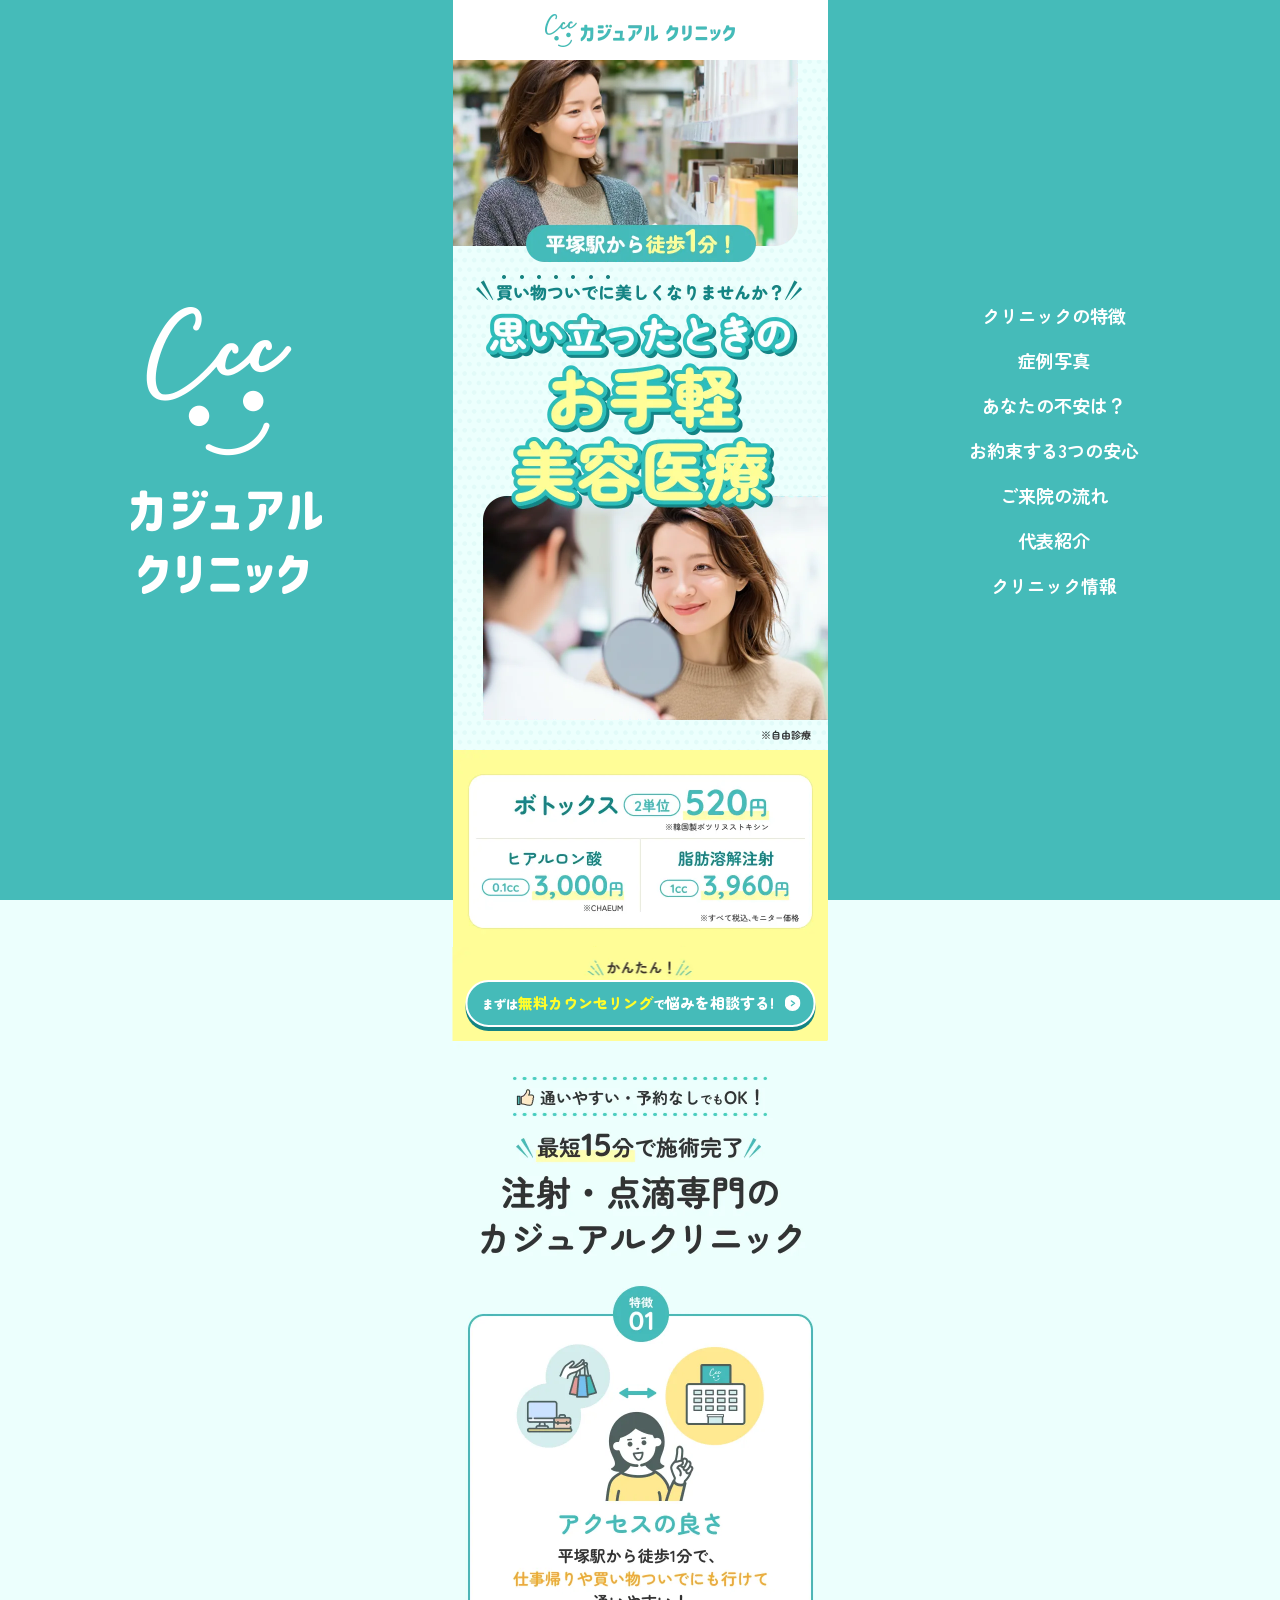
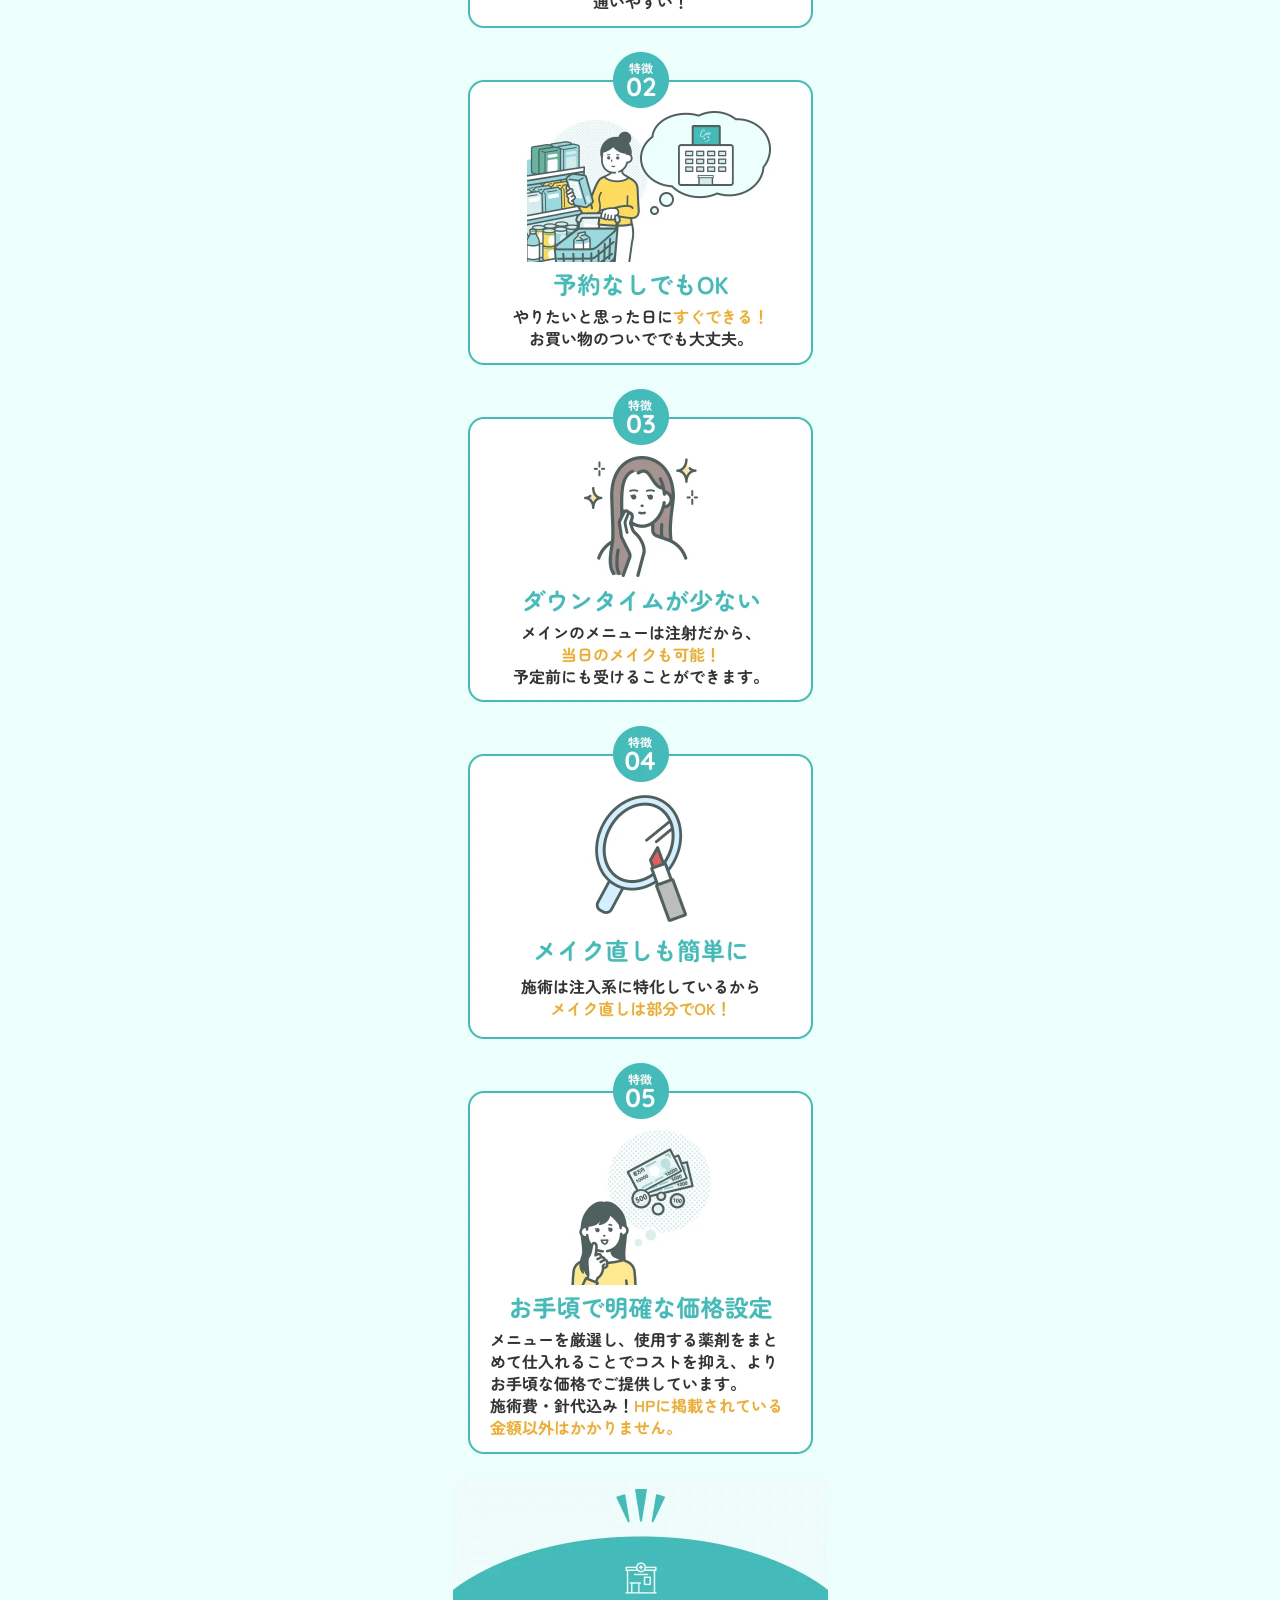
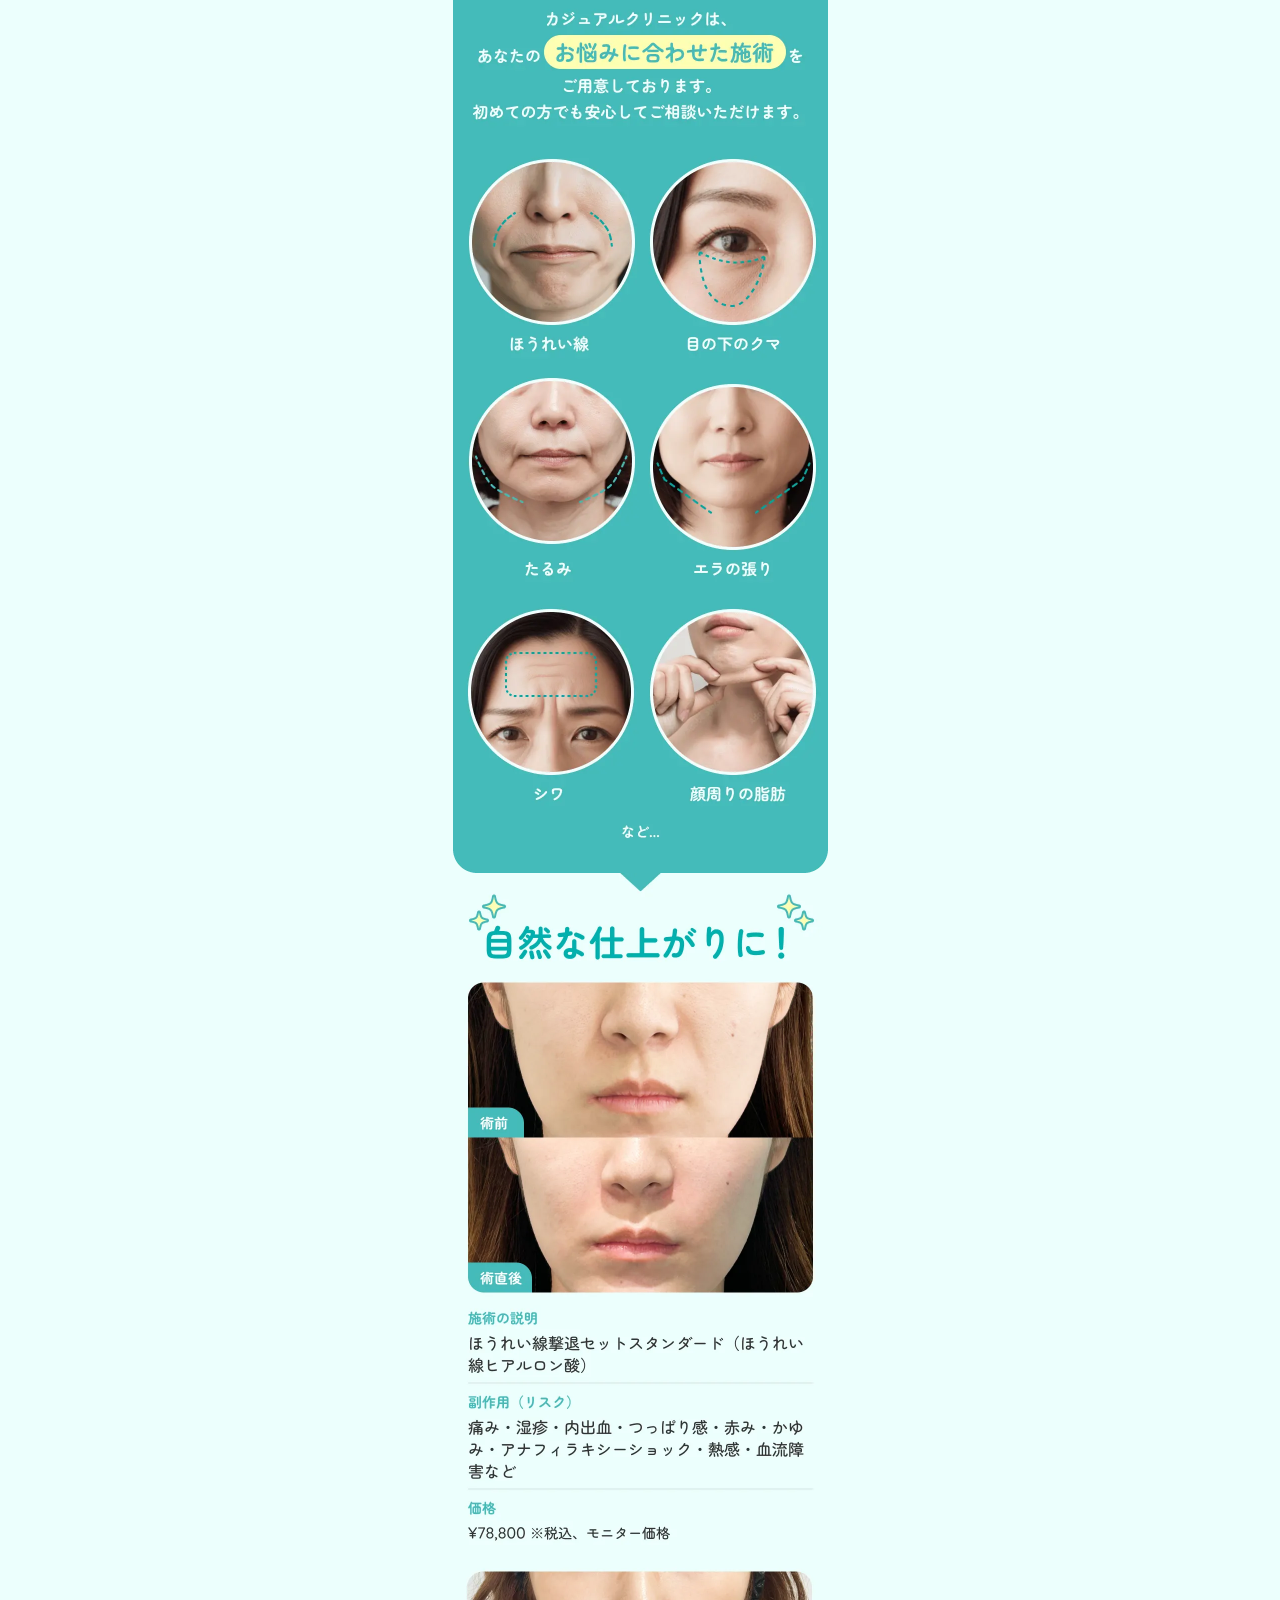
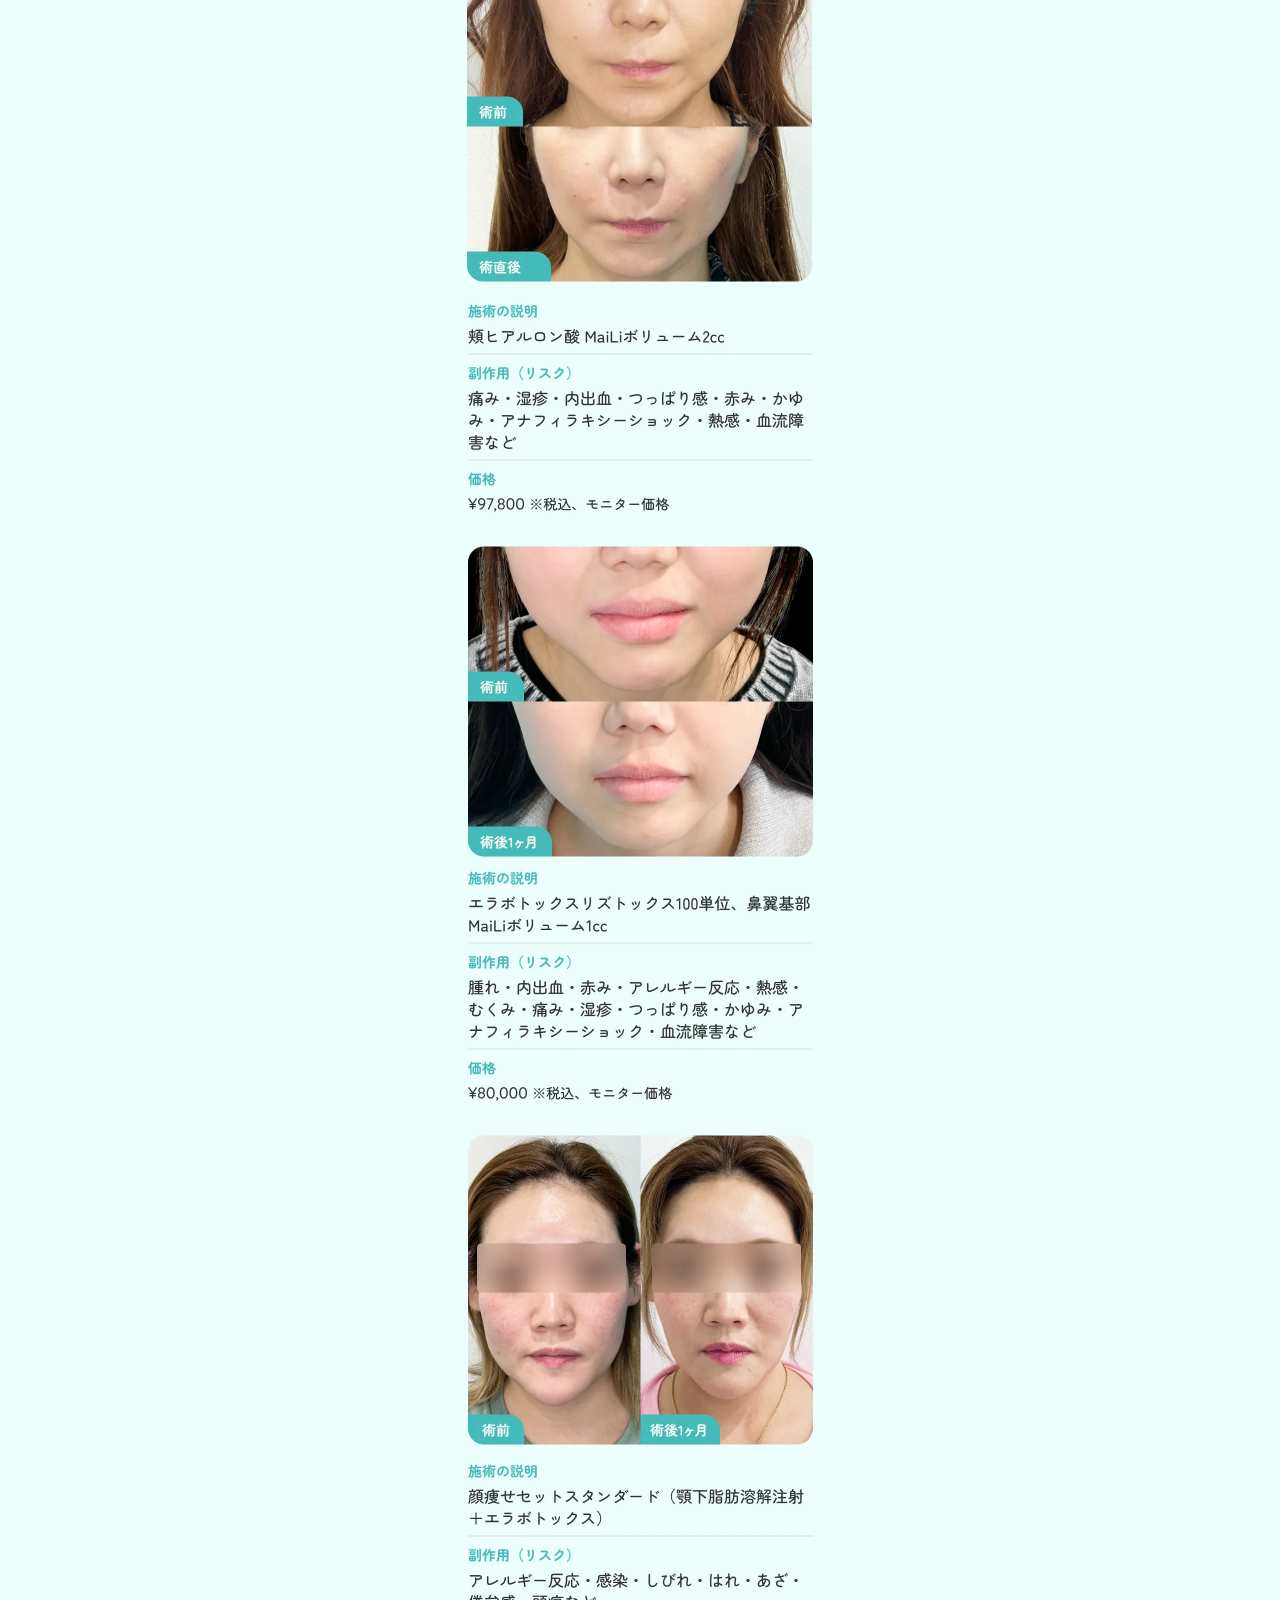
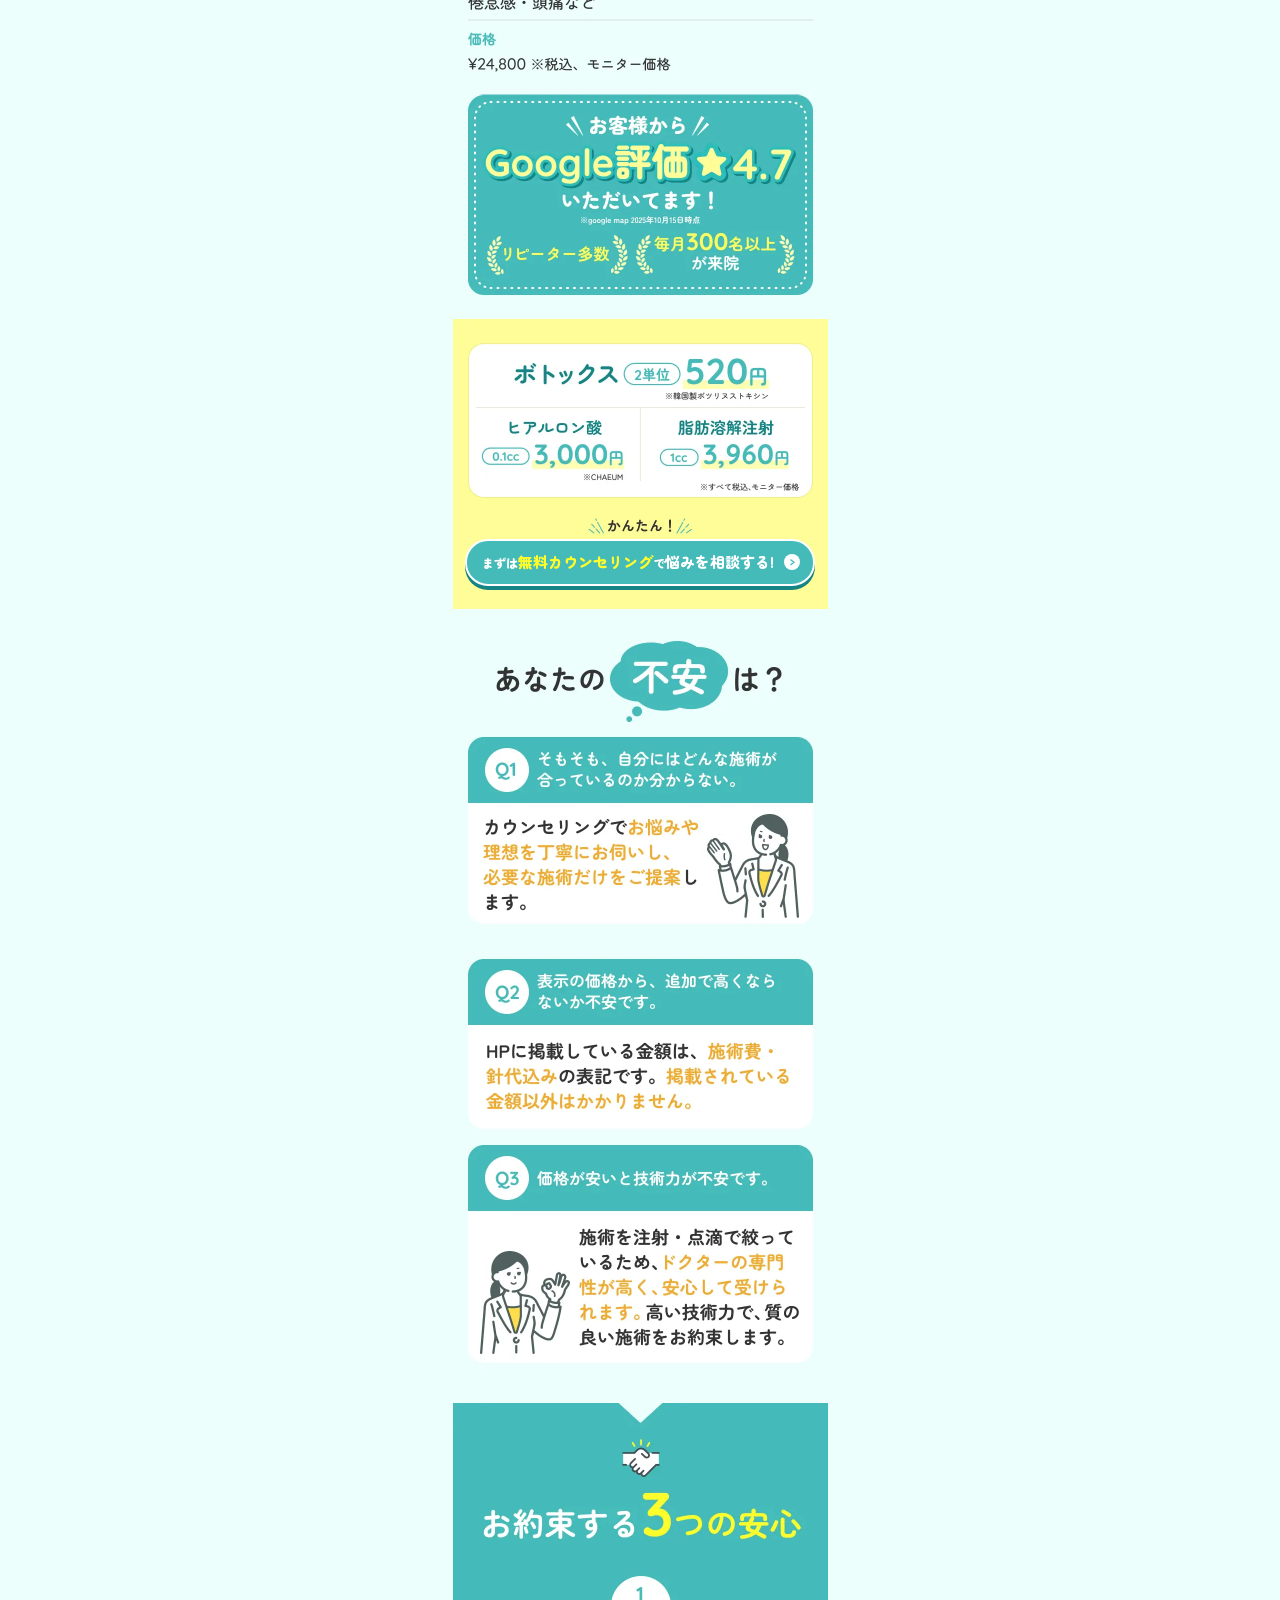
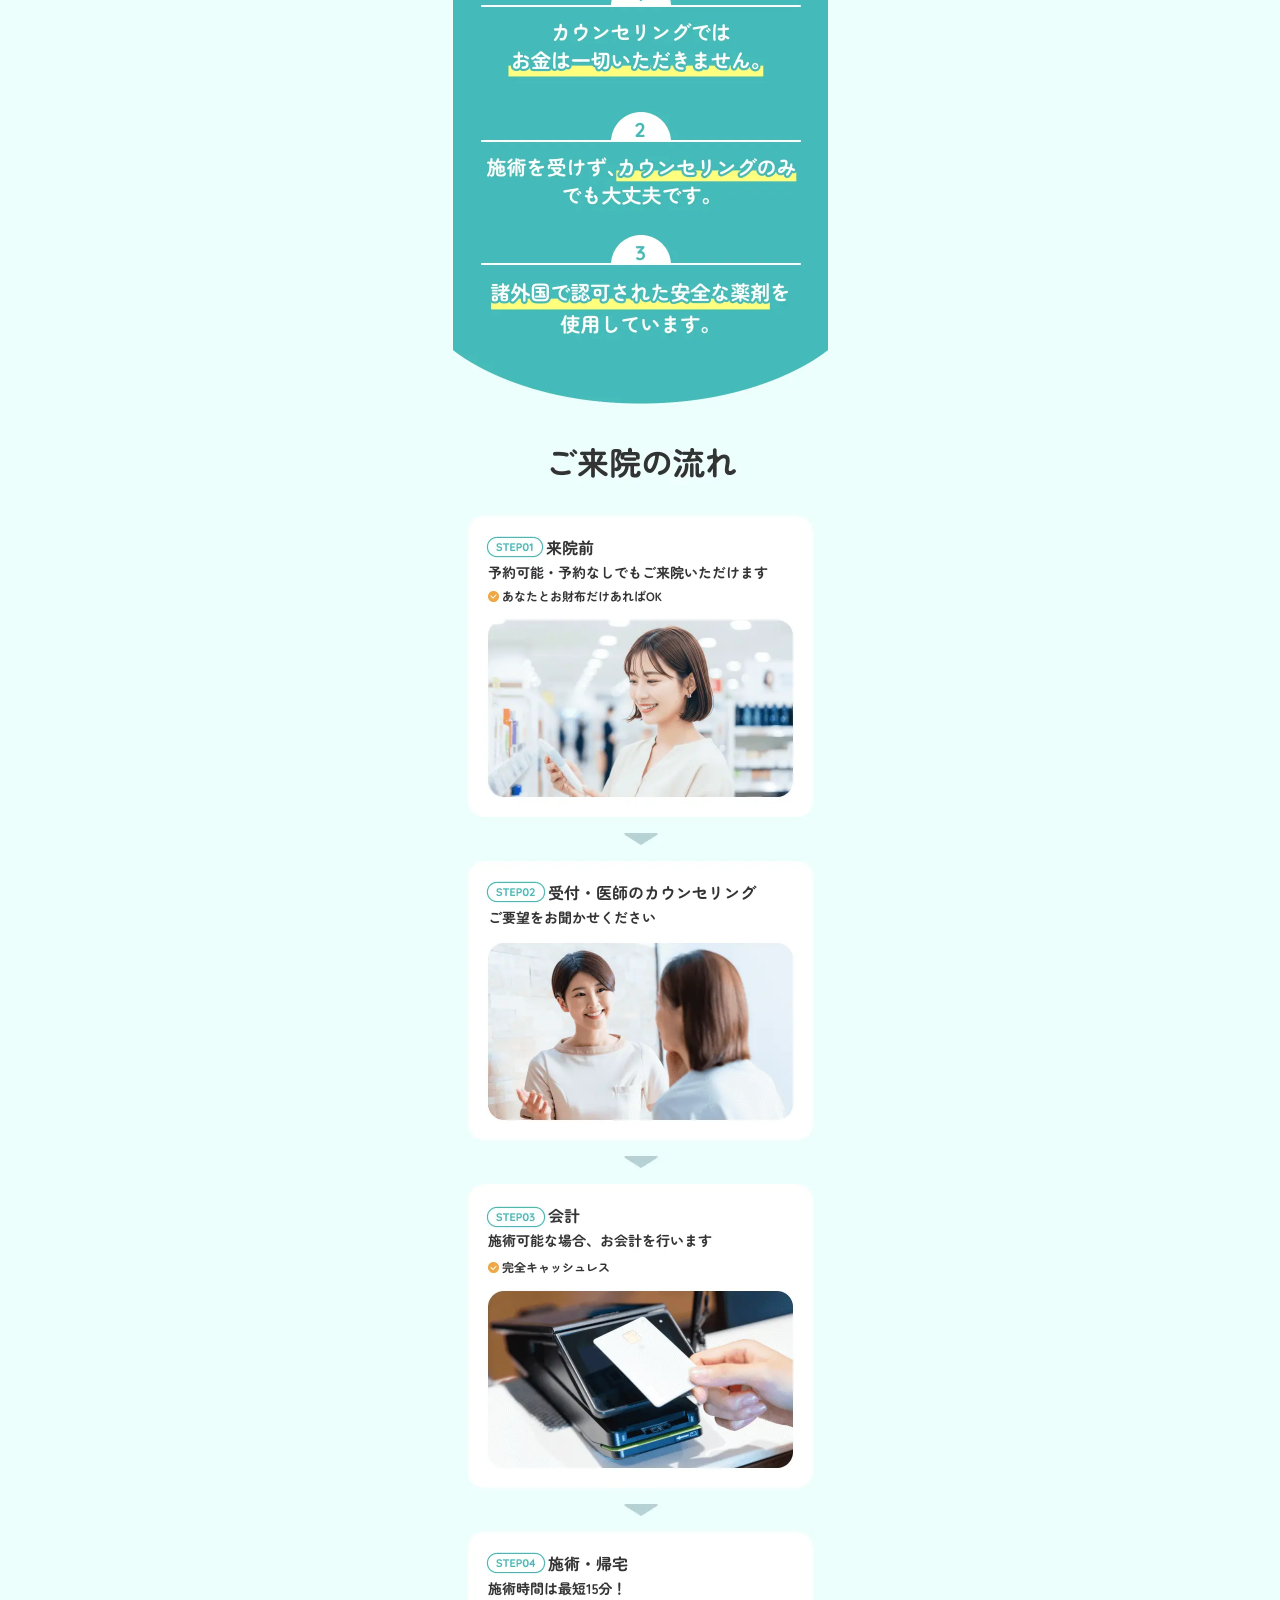
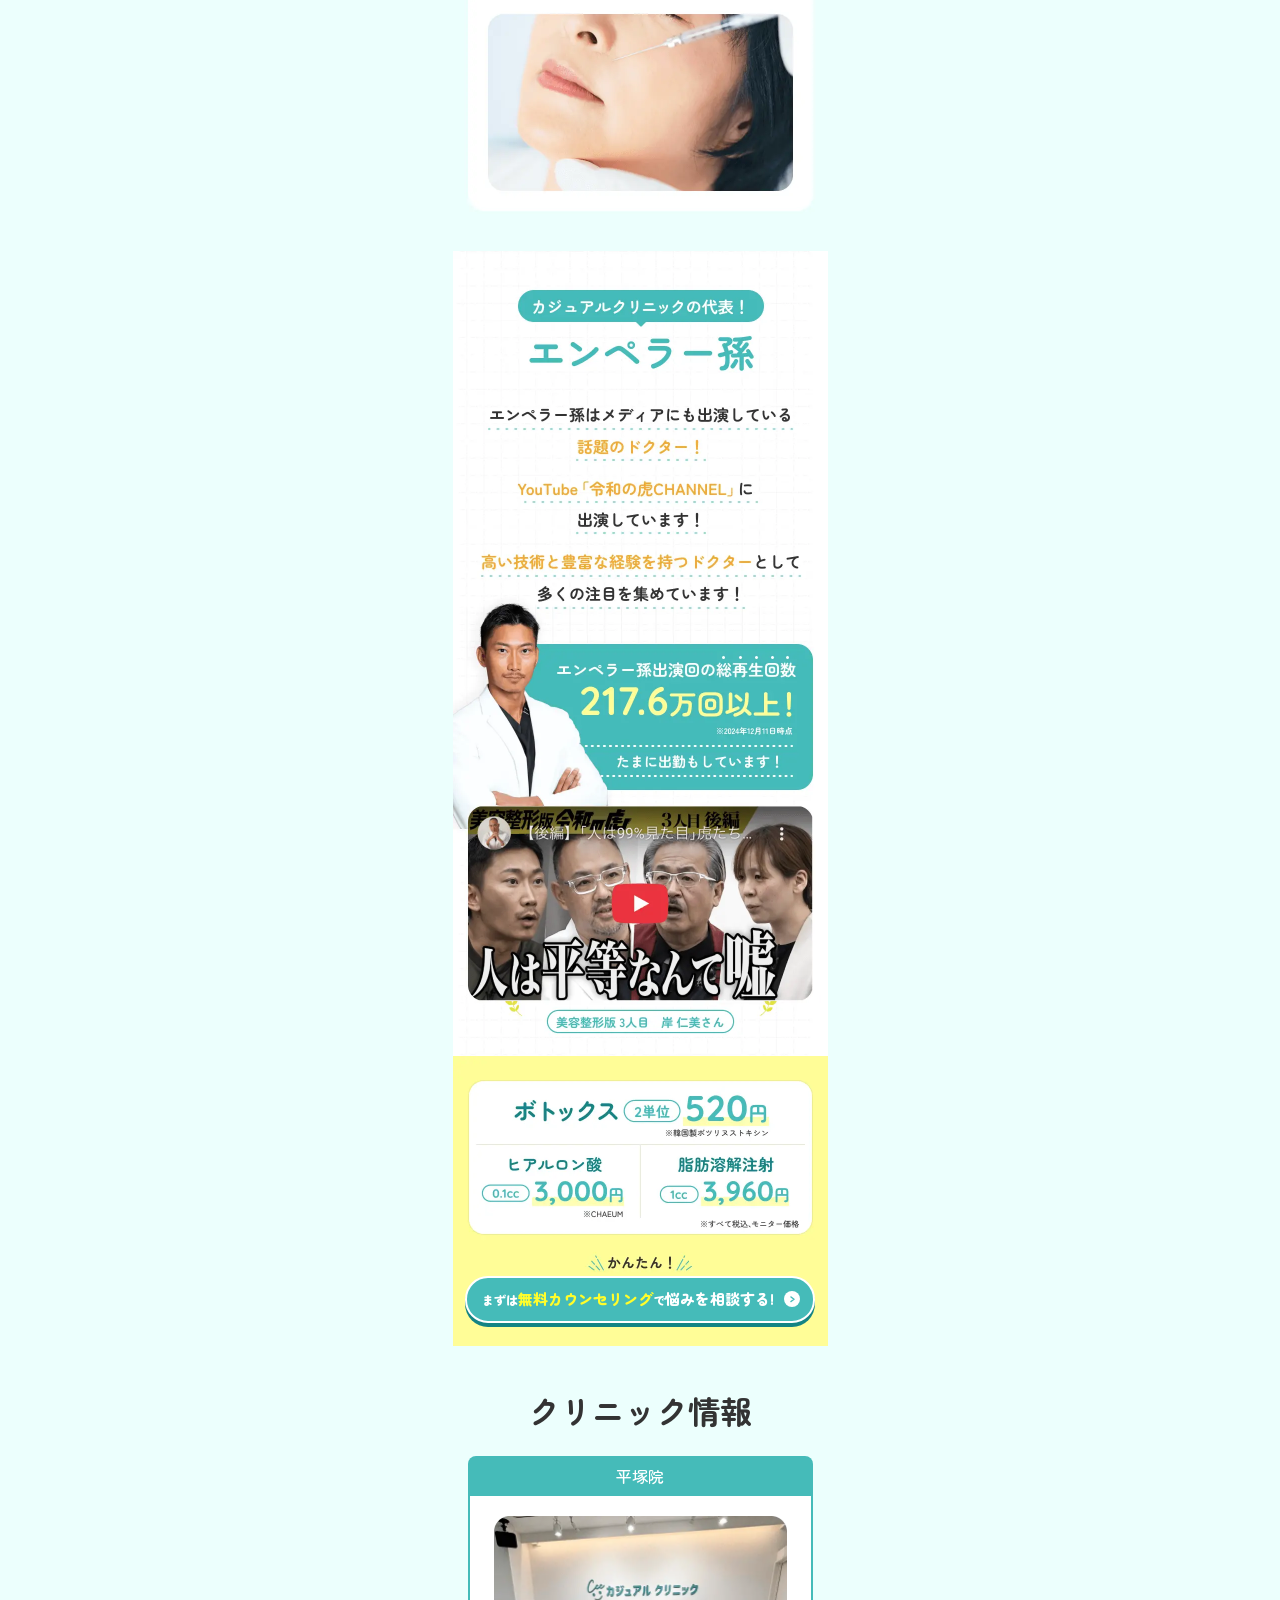
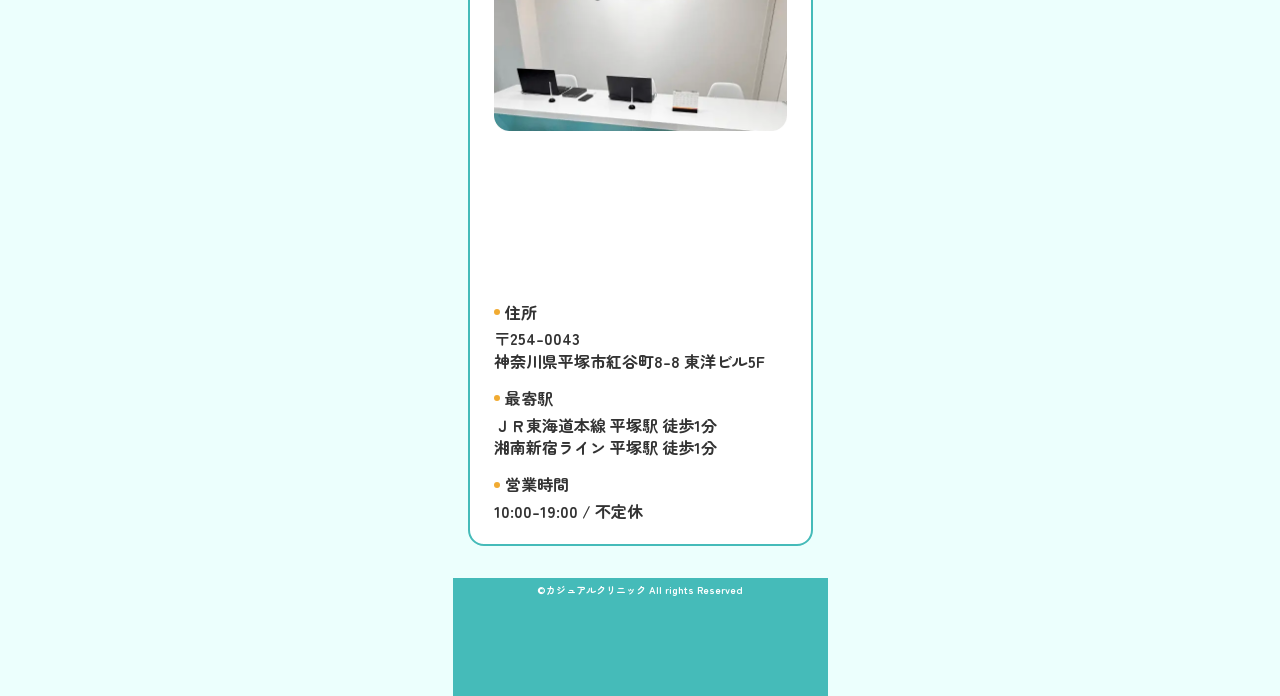
<file: index.html>
<!DOCTYPE html>
<html lang="ja" prefix="og: http://ogp.me/ns#">

<head>
  <!-- Google Tag Manager -->
  <script>(function(w,d,s,l,i){w[l]=w[l]||[];w[l].push({'gtm.start':
  new Date().getTime(),event:'gtm.js'});var f=d.getElementsByTagName(s)[0],
  j=d.createElement(s),dl=l!='dataLayer'?'&l='+l:'';j.async=true;j.src=
  'https://www.googletagmanager.com/gtm.js?id='+i+dl;f.parentNode.insertBefore(j,f);
  })(window,document,'script','dataLayer','GTM-WC2TR6HJ');</script>
  <!-- End Google Tag Manager -->

  <meta charset="UTF-8">
  <meta name="viewport" content="width=device-width, initial-scale=1.0">
  <title>仕事帰り・買い物ついでに通える美容医療｜注射点滴専門のカジュアルクリニック</title>
  <meta name="description" content="ボトックス・ヒアルロン酸など人気施術を気軽に体験。駅からすぐ、予約もなしで大丈夫。美容初心者でも安心して通える「通いやすい美容クリニック」。">
  <link rel="icon" href="img/favicon.ico">

  <meta property="og:title" content="仕事帰り・買い物ついでに通える美容医療｜注射点滴専門のカジュアルクリニック">
  <meta property="og:type" content="website">
  <meta property="og:url" content="https://casual-clinic.jp/lp/clinic_1/">
  <meta property="og:image" content="https://casual-clinic.jp/lp/clinic_1/img/og.png">
  <meta property="og:site_name" content="カジュアルクリニック">
  <meta property="og:description" content="ボトックス・ヒアルロン酸など人気施術を気軽に体験。駅からすぐ、予約もなしで大丈夫。美容初心者でも安心して通える「通いやすい美容クリニック」。">

  <meta name="twitter:card" content="summary_large_image">
  <meta name="twitter:title" content="仕事帰り・買い物ついでに通える美容医療｜注射点滴専門のカジュアルクリニック">
  <meta name="twitter:description" content="ボトックス・ヒアルロン酸など人気施術を気軽に体験。駅からすぐ、予約もなしで大丈夫。美容初心者でも安心して通える「通いやすい美容クリニック」。">
  <meta name="twitter:image:src" content="https://casual-clinic.jp/lp/clinic_1/img/og.jpg">

  <link rel="stylesheet" href="css/style.css">
</head>

<body>
  <!-- Google Tag Manager (noscript) -->
  <noscript><iframe src="https://www.googletagmanager.com/ns.html?id=GTM-WC2TR6HJ"
  height="0" width="0" style="display:none;visibility:hidden"></iframe></noscript>
  <!-- End Google Tag Manager (noscript) -->
   
  <div class="p-wrapper">

    <!-- PC固定：左ロゴ -->
    <aside class="p-pc-left">
      <picture class="p-pc-left__logo"><img src="img/logo_left.webp" alt="カジュアルクリニック">
      </picture>
    </aside>

    <!-- 中央LP本体 -->
    <div class="p-container">
      <header class="p-header" id="header">
        <div class="p-header__inner l-inner">
          <h1 class="p-header__logo"><img src="img/logo.webp" alt="カジュアルクリニック"></h1>

          <!-- SPのみ -->
          <div class="p-header__btn p-hamburger" id="js-hamburger">
            <span></span><span></span><span></span>
          </div>
        </div>
      </header>

      <main>
        <div class="p-fv"><img src="img/fv.webp" alt="思い立ったときのお手軽美容医療"></div>

        <div class="p-offer">
          <div class="p-offer__wrapper">
            <div class="p-offer__contents">
              <img src="img/offer.webp" alt="ボトックス2単位520円">
            </div>
            <div class="p-offer__btn">
              <a href="https://reservation.medical-force.com/c/0eb80f93bffd4eecb4fcba722b481eb3?landing_event_id=497d72aa-7d09-418b-b800-9fd201d210be"
                class="c-btn" target="_blank" rel="noopener noreferrer">まずは<span
                  class="yellow big">無料カウンセリング</span>で<span class="big">悩みを相談する!</span>
              </a>
            </div>
          </div>
        </div>

        <div class="p-features" id="features"><img src="img/features.webp" alt="最短15分で施術完了!注射・点滴専門のカジュアルクリニック"></div>

        <div class="p-treatment"><img src="img/treatment.webp" alt="ほうれい線、目の下のクマなど、お悩みに合わせた施術をご用意"></div>
        <div class="p-before-after" id="before-after"><img src="img/before-after.webp" alt="自然な仕上がりに！"></div>
        <div class="p-reviews"><img src="img/reviews.webp" alt="Google評価★4.7"></div>

        <div class="p-offer">
          <div class="p-offer__wrapper">
            <div class="p-offer__contents">
              <img src="img/offer.webp" alt="ボトックス2単位520円">
            </div>
            <div class="p-offer__btn">
              <a href="https://reservation.medical-force.com/c/0eb80f93bffd4eecb4fcba722b481eb3?landing_event_id=497d72aa-7d09-418b-b800-9fd201d210be"
                class="c-btn" target="_blank" rel="noopener noreferrer">まずは<span
                  class="yellow big">無料カウンセリング</span>で<span class="big">悩みを相談する!</span>
              </a>
            </div>
          </div>
        </div>
        <div class="p-anxiety" id="anxiety"><img src="img/anxiety.webp" alt="あなたの不安は？"></div>
        <div class="p-relief" id="relief"><img src="img/relief.webp" alt="お約束する3つの安心"></div>
        <div class="p-flow" id="flow"><img src="img/flow.webp" alt="ご来院の流れ"></div>
        <div class="p-doctor" id="doctor"><img src="img/doctor.webp" alt="カジュアルクリニックの代表エンペラー孫はメディアにも出演"></div>
        <div class="p-offer">
          <div class="p-offer__wrapper">
            <div class="p-offer__contents">
              <img src="img/offer.webp" alt="ボトックス2単位520円">
            </div>
            <div class="p-offer__btn">
              <a href="https://reservation.medical-force.com/c/0eb80f93bffd4eecb4fcba722b481eb3?landing_event_id=497d72aa-7d09-418b-b800-9fd201d210be"
                class="c-btn" target="_blank" rel="noopener noreferrer">まずは<span
                  class="yellow big">無料カウンセリング</span>で<span class="big">悩みを相談する!</span>
              </a>
            </div>
          </div>
        </div>
        <section class="p-clinic" id="clinic">
          <div class="p-clinic__inner l-inner">
            <h2>クリニック情報</h2>
            <div class="p-clinic__contents">
              <div class="p-tab">
                <ul class="p-tab__list">
                  <li class="p-tab__item is-active">平塚院</li>
                </ul>
                <div class="p-tab__panel">
                  <div class="p-tab__contents is-active">
                    <div class="p-clinic__image"><img src="img/img_hiratsuka.webp" alt="平塚院の写真"></div>
                    <div class="p-clinic__map">
                      <iframe
                        src="https://www.google.com/maps/embed?pb=!1m18!1m12!1m3!1d3255.1209277702483!2d139.3454694770792!3d35.32781844930493!2m3!1f0!2f0!3f0!3m2!1i1024!2i768!4f13.1!3m3!1m2!1s0x6019ad315798adab%3A0x1d18e35bcb814c8e!2z44Kr44K444Ol44Ki44Or44Kv44Oq44OL44OD44KvIOW5s-WhmumZog!5e0!3m2!1sja!2sjp!4v1763447629513!5m2!1sja!2sjp"
                        width="600" height="450" style="border:0;" allowfullscreen="" loading="lazy"
                        referrerpolicy="no-referrer-when-downgrade"></iframe>
                    </div>
                    <div class="p-clinic__info">
                      <dl>
                        <dt>住所</dt>
                        <dd>〒254-0043<br>
                          神奈川県平塚市紅谷町8-8 東洋ビル5F</dd>
                      </dl>
                      <dl>
                        <dt>最寄駅</dt>
                        <dd>ＪＲ東海道本線 平塚駅 徒歩1分<br>
                          湘南新宿ライン 平塚駅 徒歩1分</dd>
                      </dl>
                      <dl>
                        <dt>営業時間</dt>
                        <dd>10:00-19:00 / 不定休</dd>
                      </dl>
                    </div>
                  </div>
                </div>
              </div>
            </div>
          </div>
        </section>
      </main>

      <footer class="p-footer">
        <div class="p-footer__inner l-inner">
          <span class="p-footer__copy">&copy;カジュアルクリニック All rights Reserved</span>
        </div>
      </footer>

      <div class="p-footer-cta">
        <div class="p-footer-cta__wrapper">
          <div class="p-footer-cta__contents">
            <img src="img/footer-cta.webp" alt="かんたん">
          </div>
          <div class="p-footer-cta__btn">
            <a href="https://reservation.medical-force.com/c/0eb80f93bffd4eecb4fcba722b481eb3?landing_event_id=497d72aa-7d09-418b-b800-9fd201d210be"
              class="c-btn" target="_blank" rel="noopener noreferrer">まずは<span class="yellow big">無料カウンセリング</span>で<span
                class="big">悩みを相談する!</span>
            </a>
          </div>
        </div>
      </div>
    </div>
    <!-- /中央 -->

    <!-- PC固定：右メニュー -->
    <aside class="p-pc-right">
      <nav class="p-pc-right__nav">
        <ul>
          <li><a href="#features">クリニックの特徴</a></li>
          <li><a href="#before-after">症例写真</a></li>
          <li><a href="#anxiety">あなたの不安は？</a></li>
          <li><a href="#relief">お約束する3つの安心</a></li>
          <li><a href="#flow">ご来院の流れ</a></li>
          <li><a href="#doctor">代表紹介</a></li>
          <li><a href="#clinic">クリニック情報</a></li>
        </ul>
      </nav>
    </aside>

    <!-- SP用メニュー -->
    <div class="p-sp-nav" id="js-spNav">
      <div class="p-sp-nav__wrapper">
        <nav class="p-sp-nav__contents">
          <ul>
            <li><a href="#features">クリニックの特徴</a></li>
            <li><a href="#before-after">症例写真</a></li>
            <li><a href="#anxiety">あなたの不安は？</a></li>
            <li><a href="#relief">お約束する3つの安心</a></li>
            <li><a href="#flow">ご来院の流れ</a></li>
            <li><a href="#doctor">代表紹介</a></li>
            <li><a href="#clinic">クリニック情報</a></li>
          </ul>
        </nav>
      </div>
    </div>

  </div>
  <!-- /wrapper -->

  <script src="js/script.js"></script>

</body>

</html>
</file>
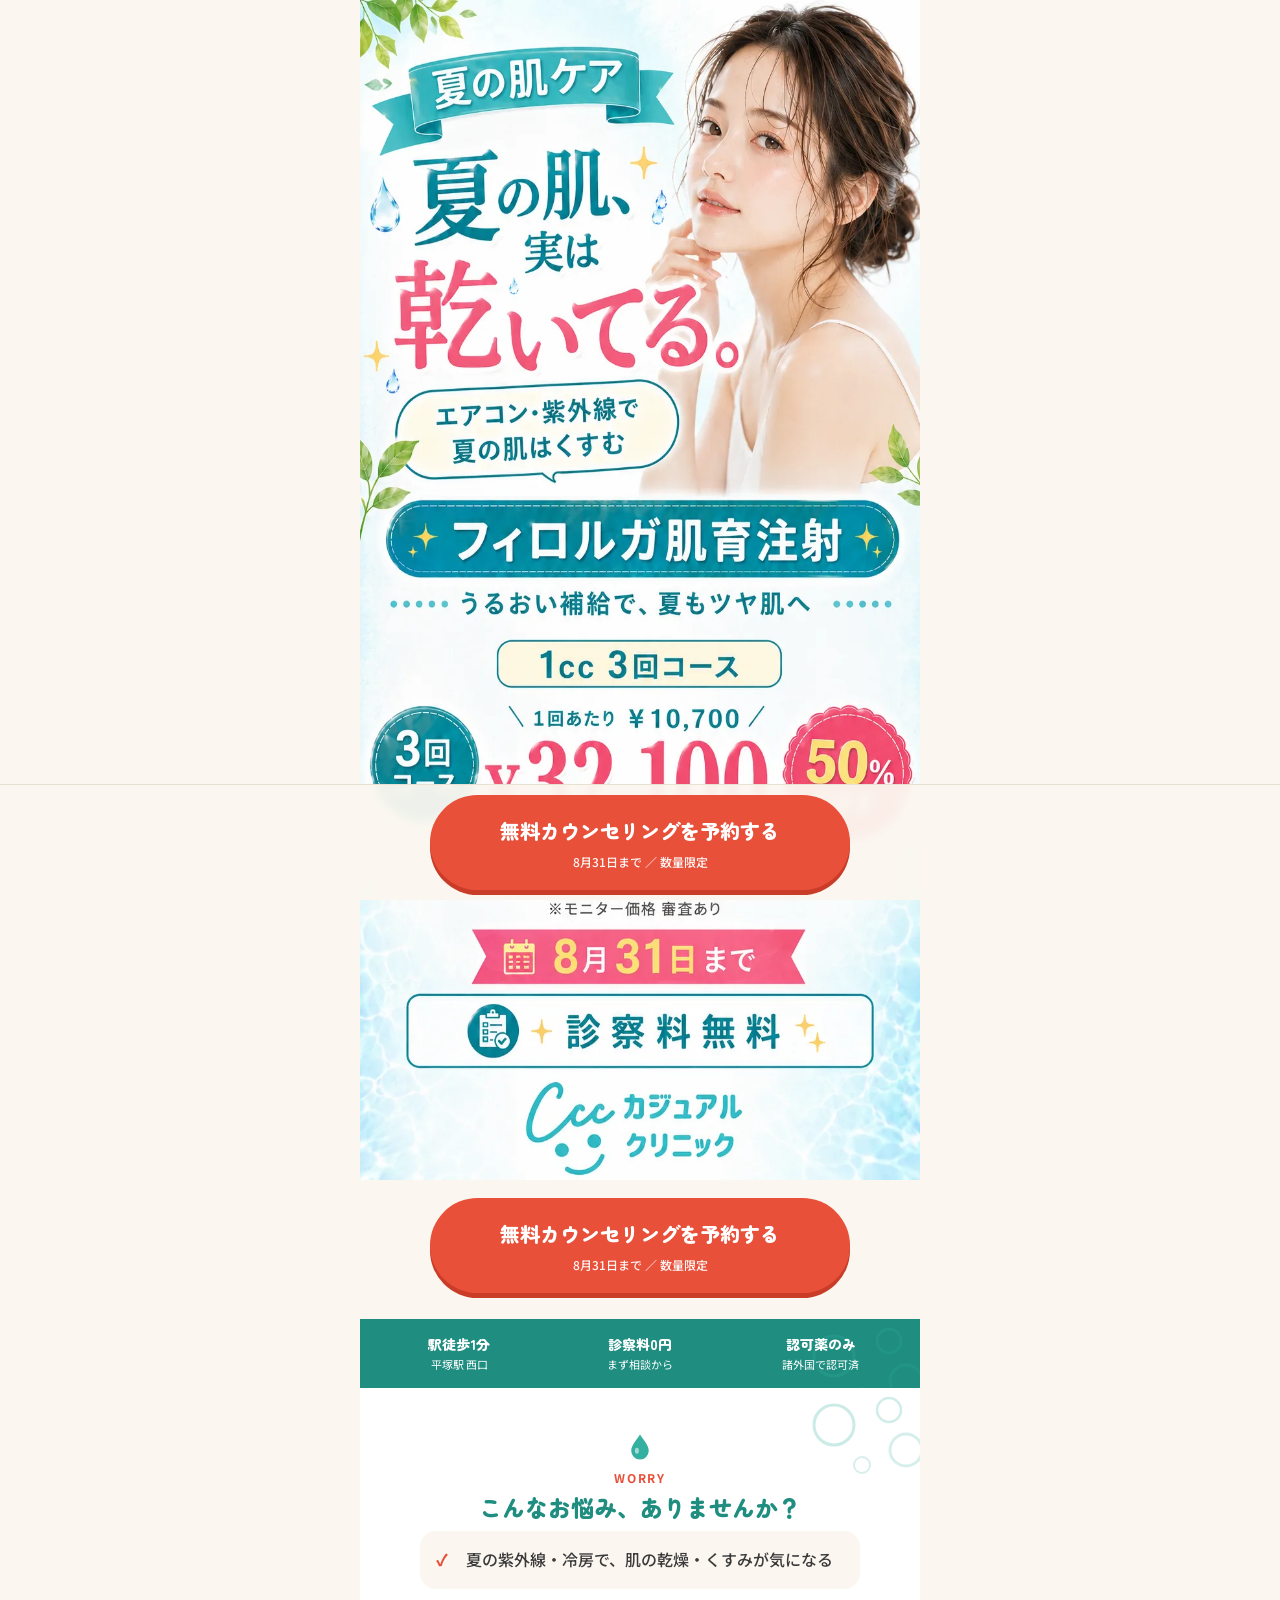
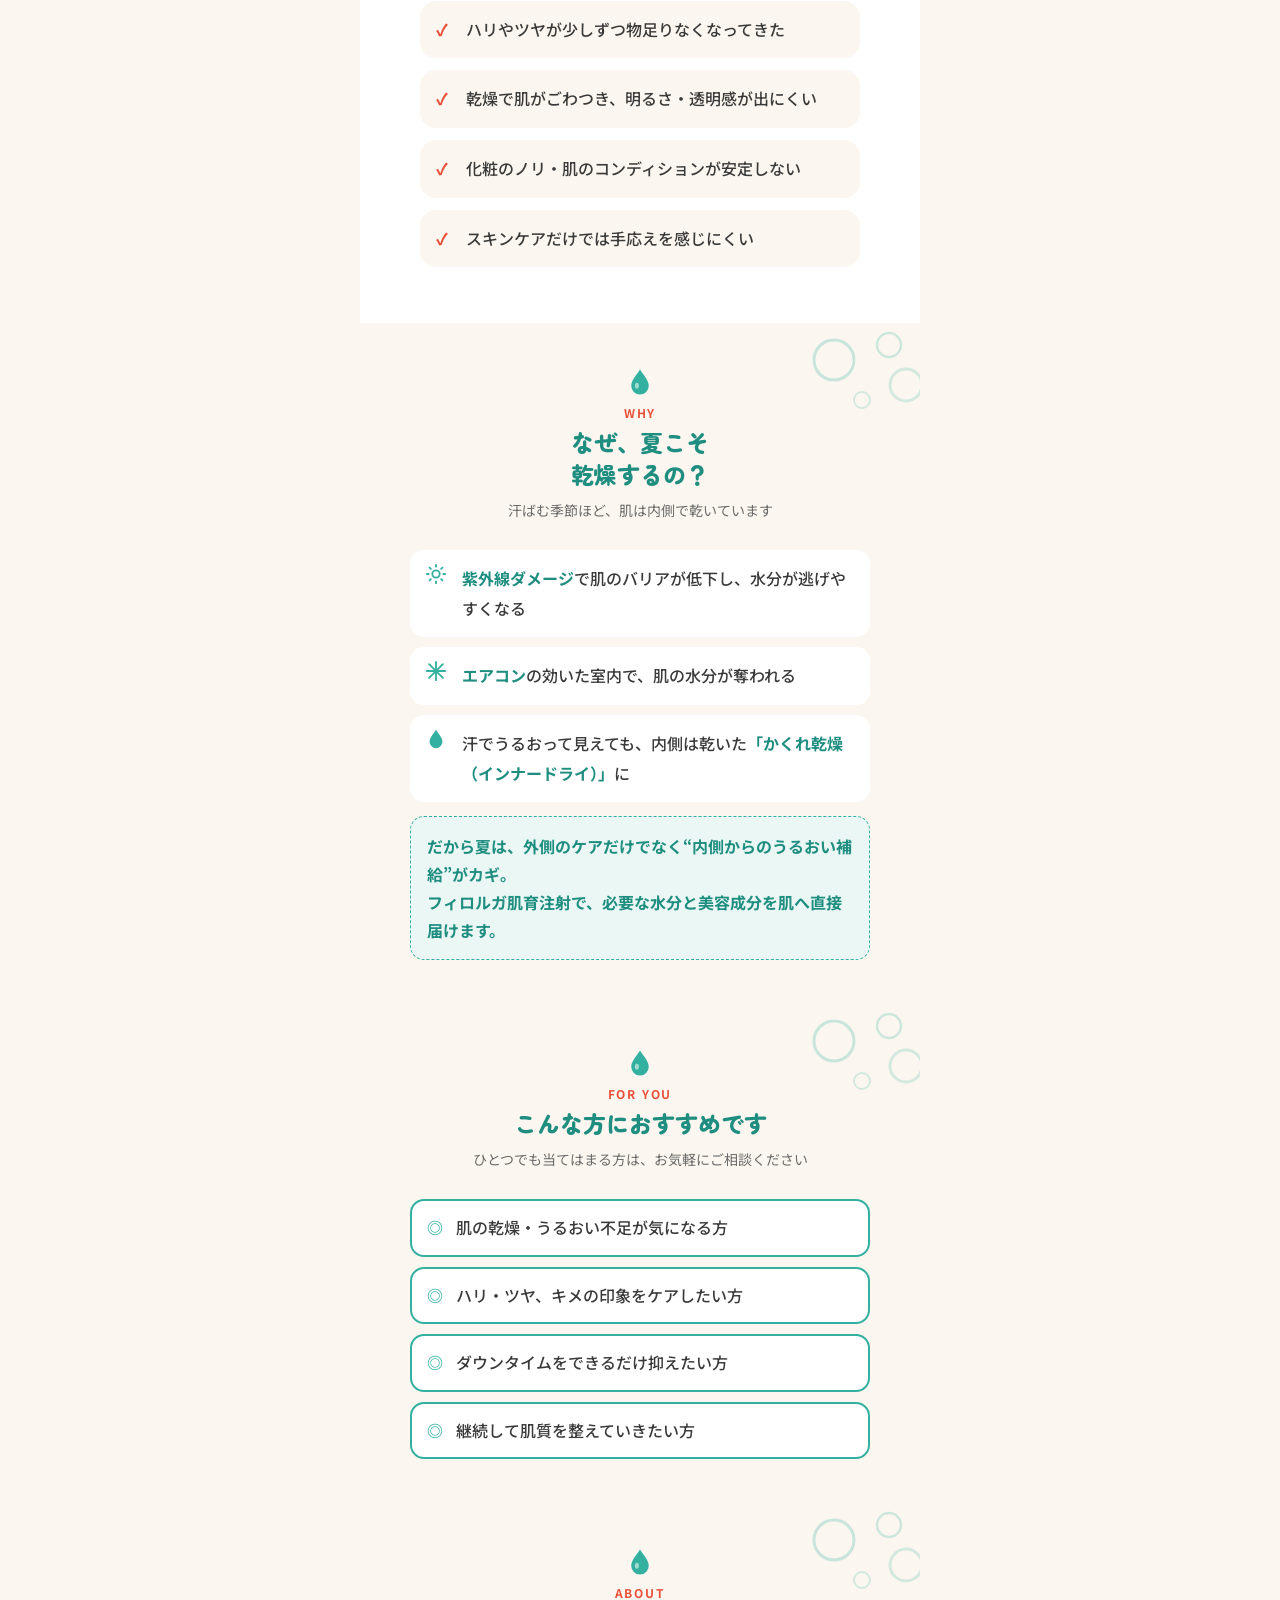
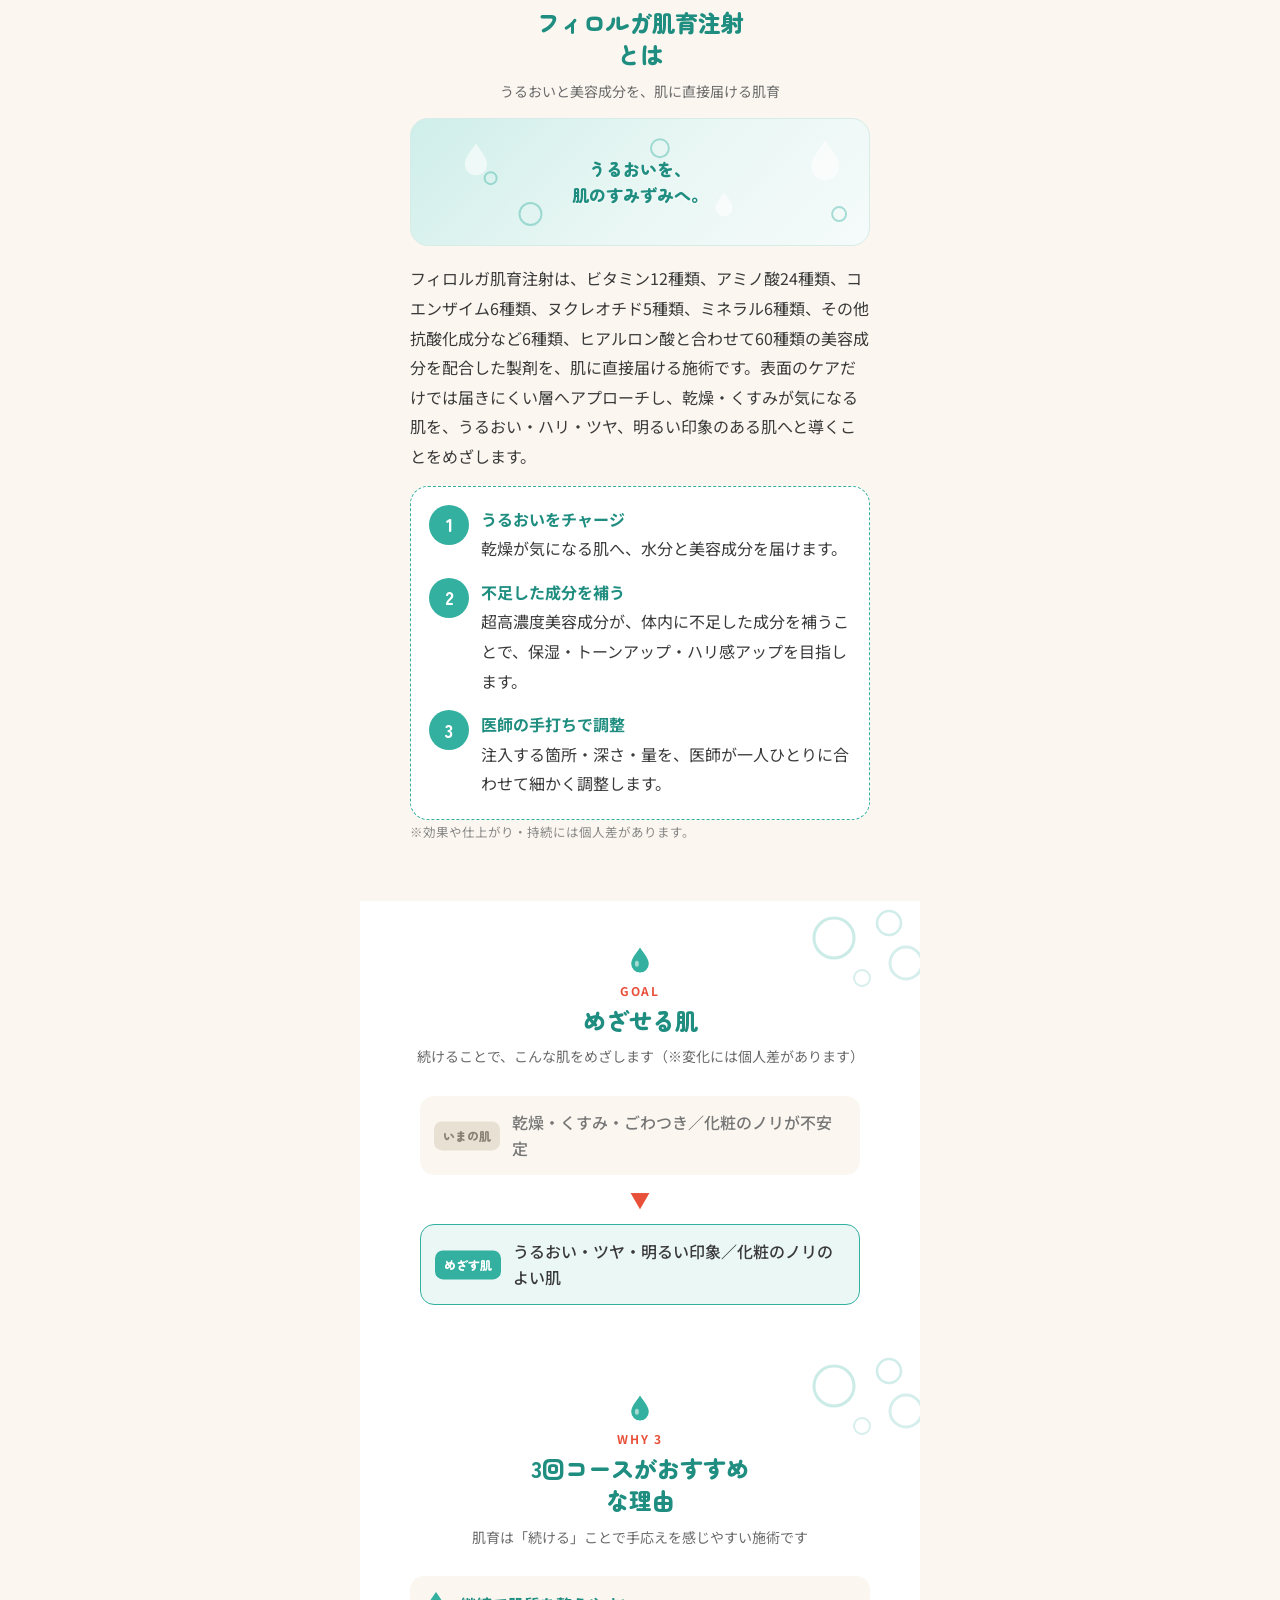
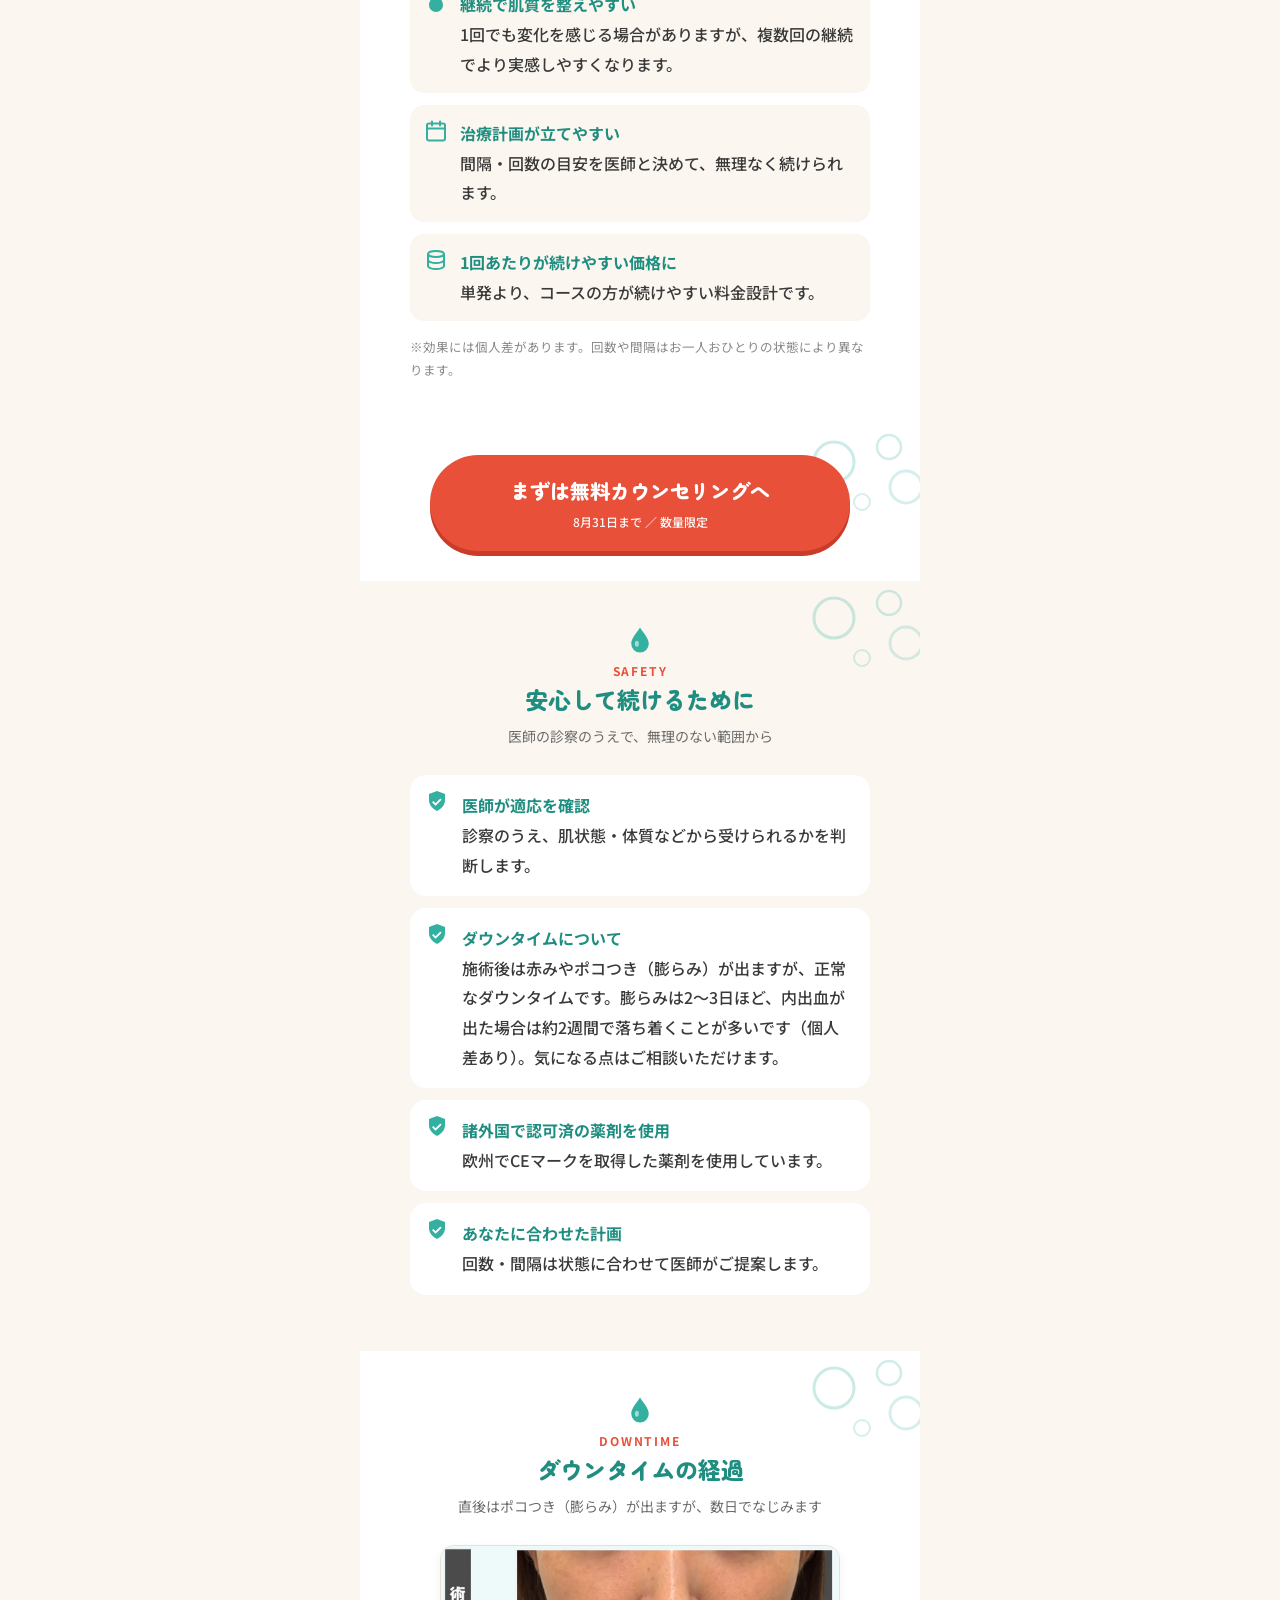
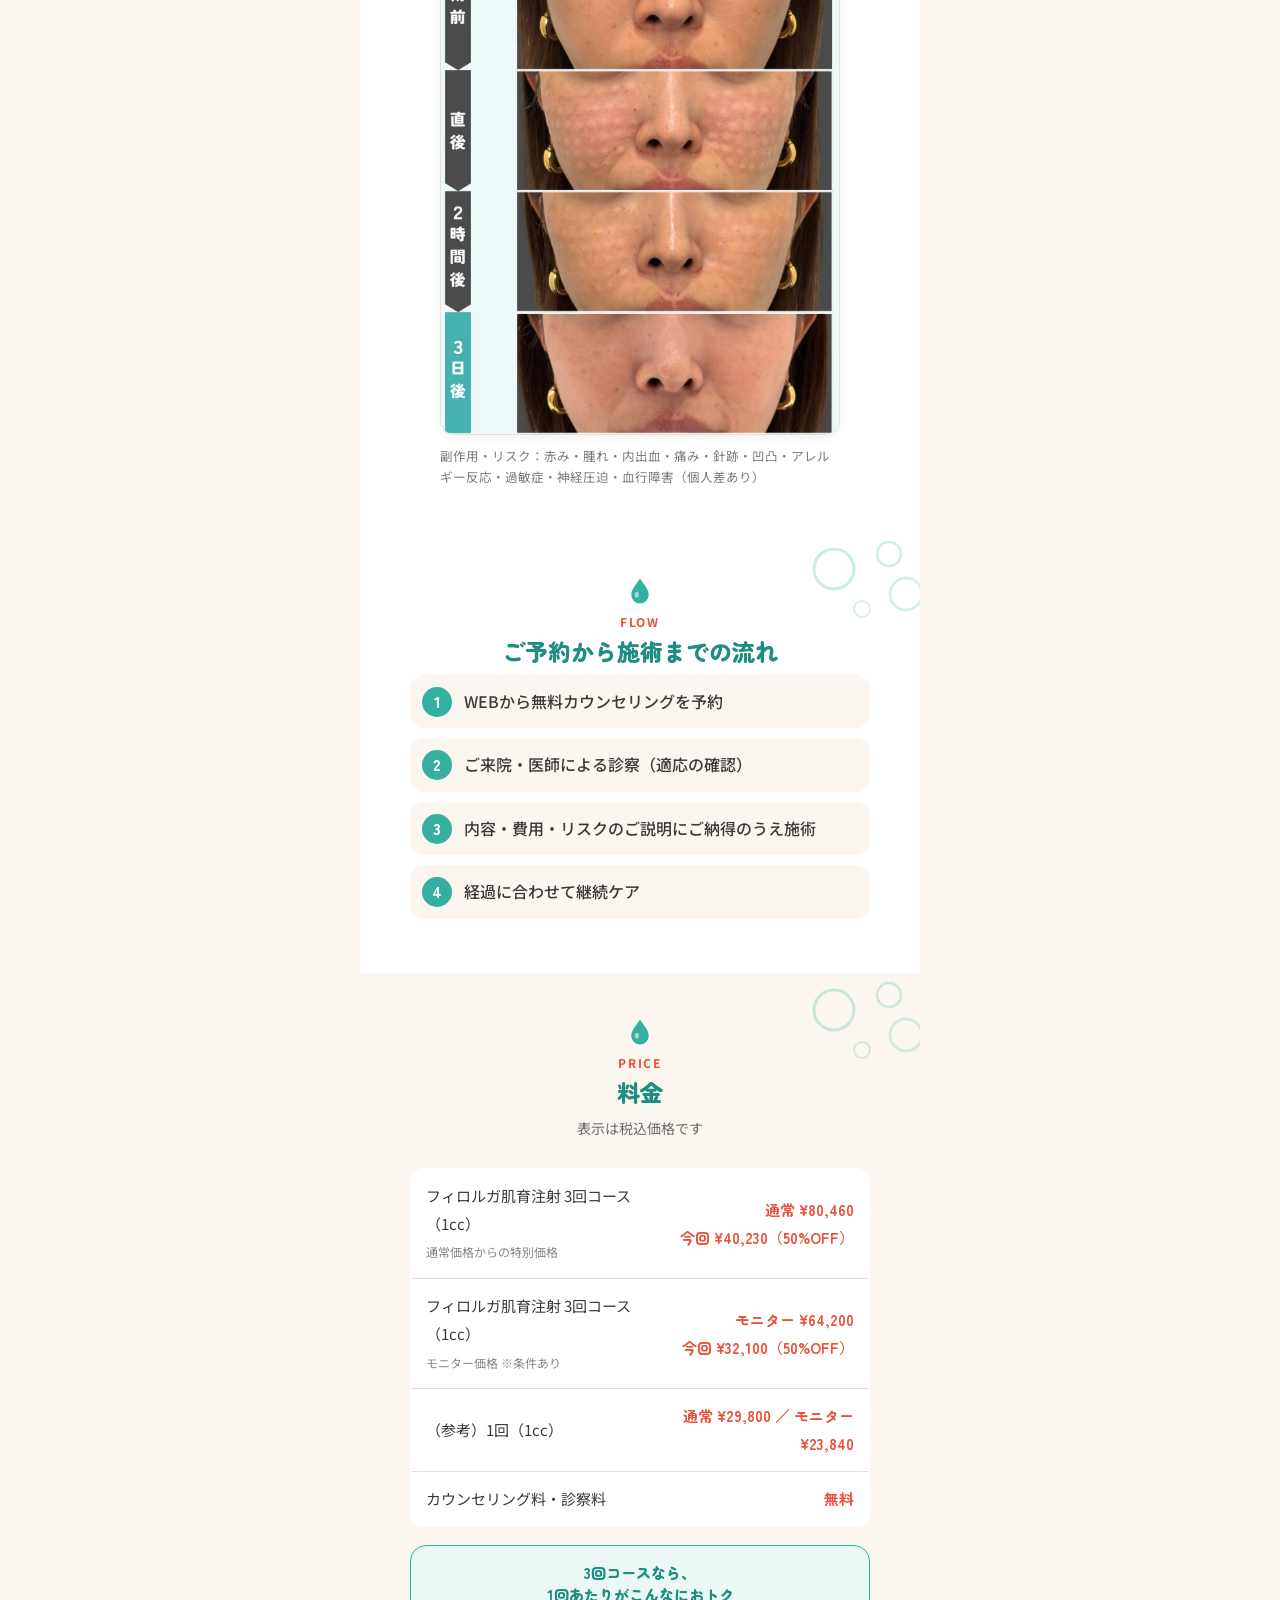
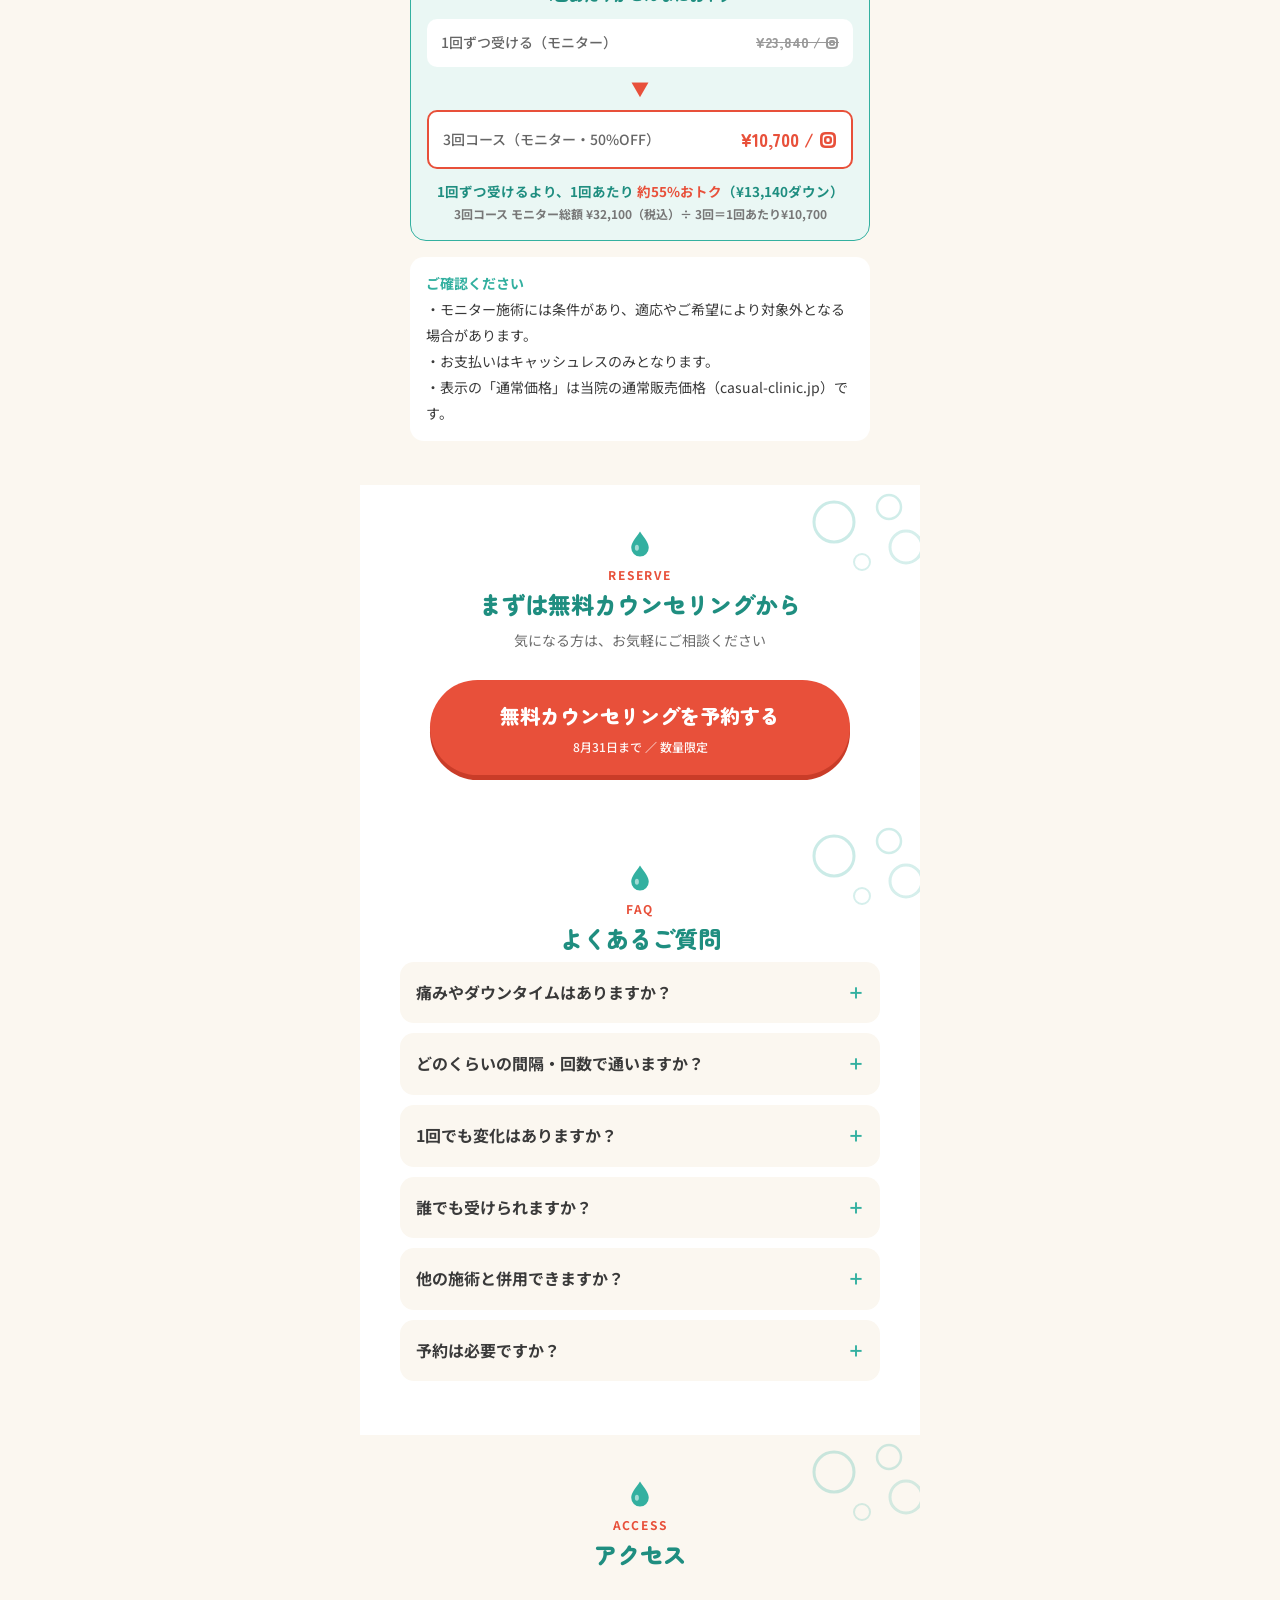
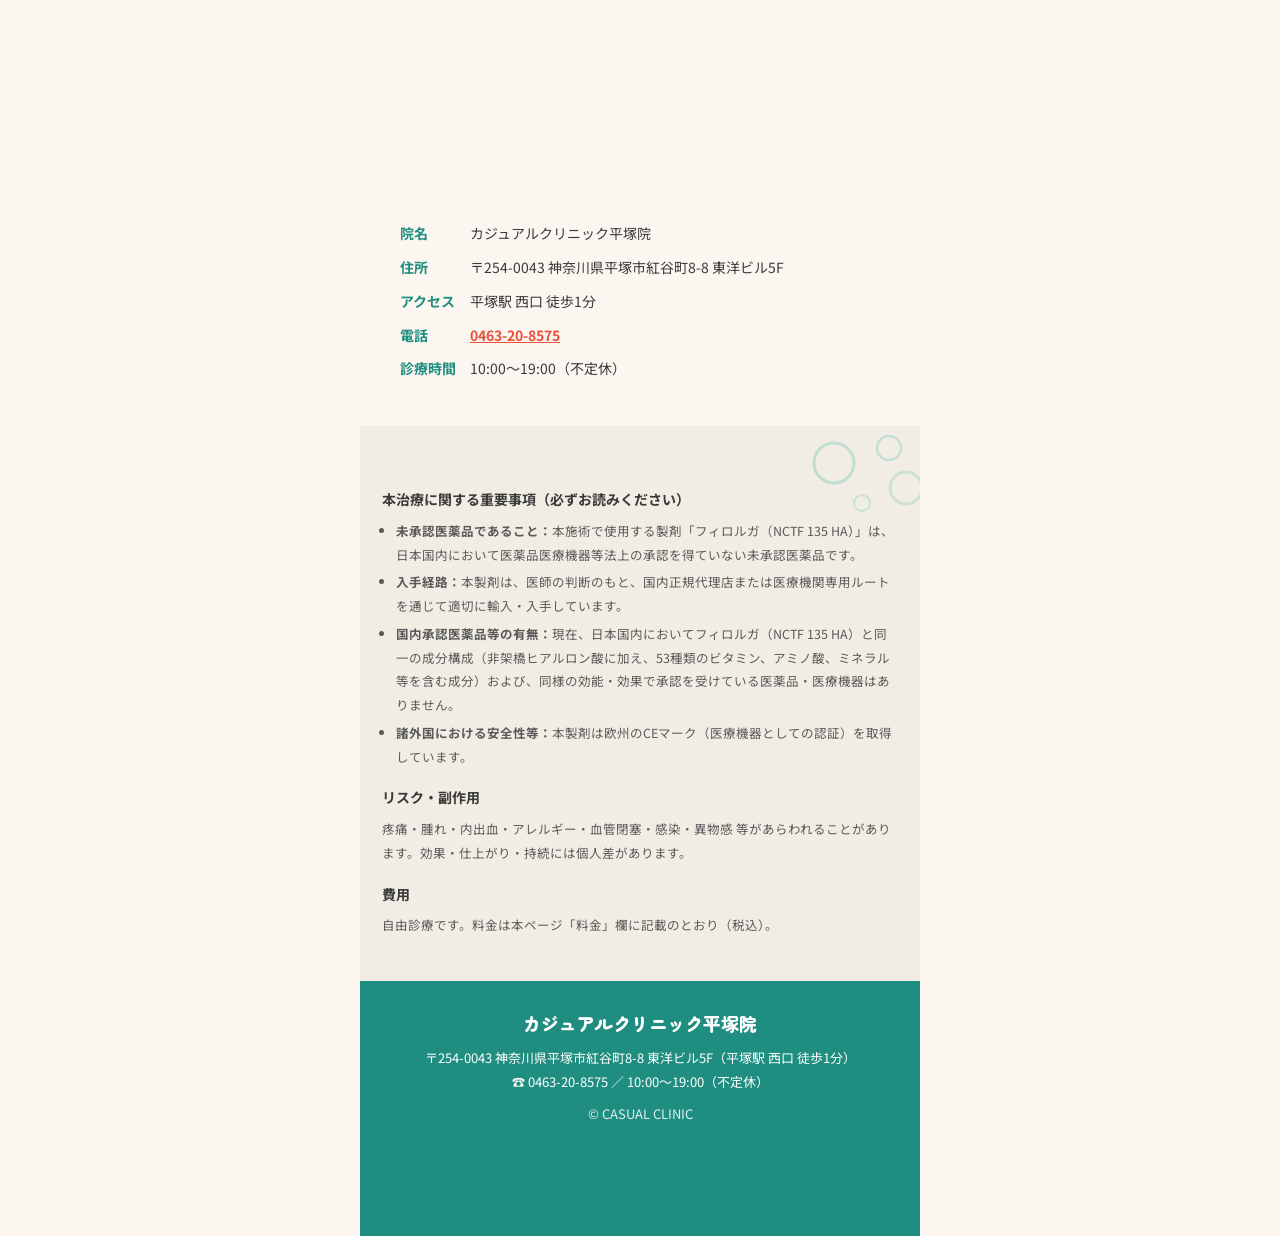
<file: filorga_01/index.html>
<!doctype html>
<html lang="ja">
<head>
<meta charset="UTF-8" />
<meta name="viewport" content="width=device-width, initial-scale=1.0" />

<!-- Google Tag Manager -->
<script>(function(w,d,s,l,i){w[l]=w[l]||[];w[l].push({'gtm.start':
new Date().getTime(),event:'gtm.js'});var f=d.getElementsByTagName(s)[0],
j=d.createElement(s),dl=l!='dataLayer'?'&l='+l:'';j.async=true;j.src=
'https://www.googletagmanager.com/gtm.js?id='+i+dl;f.parentNode.insertBefore(j,f);
})(window,document,'script','dataLayer','GTM-WC2TR6HJ');</script>
<!-- End Google Tag Manager -->

<!-- ▼ 計測: Google Analytics 4（差し替え）: casual-filorga-lp.pages.dev ▼ -->
<!-- <script async src="https://www.googletagmanager.com/gtag/js?id=G-XXXXXXX"></script>
<script>
  window.dataLayer = window.dataLayer || [];
  function gtag(){dataLayer.push(arguments);}
  gtag('js', new Date());
  gtag('config', 'G-XXXXXXX');
</script> -->
<!-- ▲ 計測 ▲ -->

<title>フィロルガ肌育注射 | カジュアルクリニック平塚院</title>
<!-- OGP -->
<meta property="og:type" content="website" />
<meta property="og:title" content="夏の肌、実は乾いてる。フィロルガ肌育注射｜カジュアルクリニック平塚院" />
<meta property="og:description" content="夏の紫外線・乾燥ダメージ肌に、うるおいと美容成分をチャージ。フィロルガ肌育注射 3回コース50%OFF（8月31日まで）。診察料無料。" />
<meta property="og:url" content="https://casual-clinic.jp/lp/filorga_01/" />
<meta property="og:image" content="https://casual-clinic.jp/lp/filorga_01/images/og-image.png" />
<meta name="twitter:card" content="summary_large_image" />
<!-- favicon -->
<link rel="icon" href="images/favicon.ico" />


<meta name="description" content="夏の紫外線・乾燥ダメージ肌に、うるおいと美容成分をチャージ。カジュアルクリニックのフィロルガ肌育注射。3回コース（1cc）モニター¥64,200→¥32,100・通常¥80,460→¥40,230（50%OFF）。1回あたり¥10,700〜。診察料無料・医師が適応を確認。" />
<link rel="preconnect" href="https://fonts.googleapis.com" />
<link rel="preconnect" href="https://fonts.gstatic.com" crossorigin />
<link href="https://fonts.googleapis.com/css2?family=Zen+Maru+Gothic:wght@500;700;900&family=Noto+Sans+JP:wght@400;500;700&display=swap" rel="stylesheet" />

<link rel="stylesheet" href="css/style.css" />
</head>

<body>
<!-- Google Tag Manager (noscript) -->
<noscript><iframe src="https://www.googletagmanager.com/ns.html?id=GTM-WC2TR6HJ"
height="0" width="0" style="display:none;visibility:hidden"></iframe></noscript>
<!-- End Google Tag Manager (noscript) -->

<div class="wrap">

  <!-- ============ FV（画像版・CRと共通ビジュアル） ============ -->
  <header class="fv-img">
    <img src="images/fv.webp" width="864" height="1821" alt="夏の肌、実は乾いてる。エアコン・紫外線で夏の肌はくすむ。8月31日まで。フィロルガ肌育注射 1cc 3回コース モニター¥32,100（50%OFF・¥64,200 税込・審査あり）1回あたり¥10,700 診察料無料 カジュアルクリニック平塚院" />
    <div class="fv-cta">
      <a class="cta" href="https://reservation.medical-force.com/c/0eb80f93bffd4eecb4fcba722b481eb3/reservations/new?menu_ids=0cb7632c-9bff-4aee-8d5b-bae0c1ec8a48&amp;utm_source=meta_ad&amp;utm_medium=lp&amp;utm_campaign=2608_filorga&amp;utm_term=0&amp;utm_content=new" data-cta="reservation">無料カウンセリングを予約する<small>8月31日まで ／ 数量限定</small></a>
    </div>
  </header>

  <!-- ============ 信頼バー（カジュアルの看板要素） ============ -->
  <section class="trust">
    <div class="ti"><b>駅徒歩1分</b>平塚駅 西口</div>
    <div class="ti"><b>診察料0円</b>まず相談から</div>
    <div class="ti"><b>認可薬のみ</b>諸外国で認可済</div>
  </section>

  <!-- ============ 悩み共感 ============ -->
  <section class="worry">
    <h2 class="sec"><span class="en">WORRY</span>こんなお悩み、ありませんか？</h2>
    <ul>
      <li>夏の紫外線・冷房で、肌の乾燥・くすみが気になる</li>
      <li>ハリやツヤが少しずつ物足りなくなってきた</li>
      <li>乾燥で肌がごわつき、明るさ・透明感が出にくい</li>
      <li>化粧のノリ・肌のコンディションが安定しない</li>
      <li>スキンケアだけでは手応えを感じにくい</li>
    </ul>
  </section>

  <!-- ============ なぜ夏こそ乾燥（FVの"実は"を回収） ============ -->
  <section class="reason">
    <h2 class="sec"><span class="en">WHY</span>なぜ、夏こそ<br>乾燥するの？</h2>
    <p class="lead">汗ばむ季節ほど、肌は内側で乾いています</p>
    <div class="box">
      <div class="r"><span class="ri ic-sun"></span><b>紫外線ダメージ</b>で肌のバリアが低下し、水分が逃げやすくなる</div>
      <div class="r"><span class="ri ic-air"></span><b>エアコン</b>の効いた室内で、肌の水分が奪われる</div>
      <div class="r"><span class="ri ic-drop"></span>汗でうるおって見えても、内側は乾いた<b>「かくれ乾燥（インナードライ）」</b>に</div>
      <div class="bridge">だから夏は、外側のケアだけでなく“内側からのうるおい補給”がカギ。<br>フィロルガ肌育注射で、必要な水分と美容成分を肌へ直接届けます。</div>
    </div>
  </section>

  <!-- ============ こんな方におすすめ（適応） ============ -->
  <section class="target">
    <h2 class="sec"><span class="en">FOR YOU</span>こんな方におすすめです</h2>
    <p class="lead">ひとつでも当てはまる方は、お気軽にご相談ください</p>
    <ul>
      <li>肌の乾燥・うるおい不足が気になる方</li>
      <li>ハリ・ツヤ、キメの印象をケアしたい方</li>
      <li>ダウンタイムをできるだけ抑えたい方</li>
      <li>継続して肌質を整えていきたい方</li>
    </ul>
  </section>

  <!-- ============ 特徴 ============ -->
  <section class="about">
    <h2 class="sec"><span class="en">ABOUT</span>フィロルガ肌育注射<br>とは</h2>
    <p class="lead">うるおいと美容成分を、肌に直接届ける肌育</p>
    <div class="aquaband"><div class="btxt">うるおいを、<br>肌のすみずみへ。</div></div>
    <p>フィロルガ肌育注射は、ビタミン12種類、アミノ酸24種類、コエンザイム6種類、ヌクレオチド5種類、ミネラル6種類、その他抗酸化成分など6種類、ヒアルロン酸と合わせて60種類の美容成分を配合した製剤を、肌に直接届ける施術です。表面のケアだけでは届きにくい層へアプローチし、乾燥・くすみが気になる肌を、うるおい・ハリ・ツヤ、明るい印象のある肌へと導くことをめざします。</p>
    <div class="mecha">
      <div class="row"><span class="ic maru">1</span><div><b>うるおいをチャージ</b><br>乾燥が気になる肌へ、水分と美容成分を届けます。</div></div>
      <div class="row"><span class="ic maru">2</span><div><b>不足した成分を補う</b><br>超高濃度美容成分が、体内に不足した成分を補うことで、保湿・トーンアップ・ハリ感アップを目指します。</div></div>
      <div class="row"><span class="ic maru">3</span><div><b>医師の手打ちで調整</b><br>注入する箇所・深さ・量を、医師が一人ひとりに合わせて細かく調整します。</div></div>
    </div>
    <p class="note">※効果や仕上がり・持続には個人差があります。</p>
  </section>

  <!-- ============ めざせる肌（FVの結果約束を回収） ============ -->
  <section class="goal">
    <h2 class="sec"><span class="en">GOAL</span>めざせる肌</h2>
    <p class="lead">続けることで、こんな肌をめざします（※変化には個人差があります）</p>
    <div class="ba">
      <div class="st before"><span class="lbl">いまの肌</span>乾燥・くすみ・ごわつき／化粧のノリが不安定</div>
      <div class="arw">▼</div>
      <div class="st after"><span class="lbl">めざす肌</span>うるおい・ツヤ・明るい印象／化粧のノリのよい肌</div>
    </div>
  </section>

  <!-- ============ なぜ3回コース ============ -->
  <section class="why3">
    <h2 class="sec"><span class="en">WHY 3</span>3回コースがおすすめ<br>な理由</h2>
    <p class="lead">肌育は「続ける」ことで手応えを感じやすい施術です</p>
    <div class="grid">
      <div class="item"><span class="em ic-drop"></span><b>継続で肌質を整えやすい</b><br>1回でも変化を感じる場合がありますが、複数回の継続でより実感しやすくなります。</div>
      <div class="item"><span class="em ic-cal"></span><b>治療計画が立てやすい</b><br>間隔・回数の目安を医師と決めて、無理なく続けられます。</div>
      <div class="item"><span class="em ic-coin"></span><b>1回あたりが続けやすい価格に</b><br>単発より、コースの方が続けやすい料金設計です。</div>
    </div>
    <p class="note">※効果には個人差があります。回数や間隔はお一人おひとりの状態により異なります。</p>
  </section>

  <!-- ============ 中間CTA ============ -->
  <section class="cta-mid" style="padding:30px 22px">
    <a class="cta" href="https://reservation.medical-force.com/c/0eb80f93bffd4eecb4fcba722b481eb3/reservations/new?menu_ids=0cb7632c-9bff-4aee-8d5b-bae0c1ec8a48&amp;utm_source=meta_ad&amp;utm_medium=lp&amp;utm_campaign=2608_filorga&amp;utm_term=0&amp;utm_content=new" data-cta="reservation">まずは無料カウンセリングへ<small>8月31日まで ／ 数量限定</small></a>
  </section>

  <!-- ============ 安全性・フォロー ============ -->
  <section class="safety">
    <h2 class="sec"><span class="en">SAFETY</span>安心して続けるために</h2>
    <p class="lead">医師の診察のうえで、無理のない範囲から</p>
    <div class="card"><b>医師が適応を確認</b><br>診察のうえ、肌状態・体質などから受けられるかを判断します。</div>
    <div class="card"><b>ダウンタイムについて</b><br>施術後は赤みやポコつき（膨らみ）が出ますが、正常なダウンタイムです。膨らみは2〜3日ほど、内出血が出た場合は約2週間で落ち着くことが多いです（個人差あり）。気になる点はご相談いただけます。</div>
    <div class="card"><b>諸外国で認可済の薬剤を使用</b><br>欧州でCEマークを取得した薬剤を使用しています。</div>
    <div class="card"><b>あなたに合わせた計画</b><br>回数・間隔は状態に合わせて医師がご提案します。</div>
  </section>

  <!-- ============ ダウンタイム経過（症例写真・4点併記） ============ -->
  <section class="dt-progress">
    <h2 class="sec"><span class="en">DOWNTIME</span>ダウンタイムの経過</h2>
    <p class="lead">直後はポコつき（膨らみ）が出ますが、数日でなじみます</p>
    <div class="dtimg"><img src="images/downtime.webp" width="1162" height="1424" loading="lazy" alt="フィロルガ肌育注射のダウンタイム経過：術前・直後・2時間後・3日後" /></div>
    <p class="caption">副作用・リスク：赤み・腫れ・内出血・痛み・針跡・凹凸・アレルギー反応・過敏症・神経圧迫・血行障害（個人差あり）</p>
  </section>

  <!-- ============ 流れ ============ -->
  <section class="flow">
    <h2 class="sec"><span class="en">FLOW</span>ご予約から施術までの流れ</h2>
    <ol>
      <li>WEBから無料カウンセリングを予約</li>
      <li>ご来院・医師による診察（適応の確認）</li>
      <li>内容・費用・リスクのご説明にご納得のうえ施術</li>
      <li>経過に合わせて継続ケア</li>
    </ol>
  </section>

  <!-- ============ 料金 ============ -->
  <section class="price-sec">
    <h2 class="sec"><span class="en">PRICE</span>料金</h2>
    <p class="lead">表示は税込価格です</p>
    <table>
      <tr><td>フィロルガ肌育注射 3回コース（1cc）<br><span style="font-size:12px;color:#888">通常価格からの特別価格</span></td><td>通常 ¥80,460<br><b style="color:var(--coral)">今回 ¥40,230（50%OFF）</b></td></tr>
      <tr><td>フィロルガ肌育注射 3回コース（1cc）<br><span style="font-size:12px;color:#888">モニター価格 ※条件あり</span></td><td>モニター ¥64,200<br><b style="color:var(--coral)">今回 ¥32,100（50%OFF）</b></td></tr>
      <tr><td>（参考）1回（1cc）</td><td>通常 ¥29,800 ／ モニター ¥23,840</td></tr>
      <tr><td>カウンセリング料・診察料</td><td>無料</td></tr>
    </table>

    <div class="persave">
      <div class="ph">3回コースなら、<br>1回あたりがこんなにおトク</div>
      <div class="prow"><span class="pl">1回ずつ受ける（モニター）</span><span class="pv old">¥23,840 / 回</span></div>
      <div class="parrow">▼</div>
      <div class="prow hi"><span class="pl">3回コース（モニター・50%OFF）</span><span class="pv new">¥10,700 / 回</span></div>
      <div class="psave">1回ずつ受けるより、1回あたり <b style="color:var(--coral)">約55%おトク</b>（¥13,140ダウン）<br><span style="font-size:12px;color:#777">3回コース モニター総額 ¥32,100（税込）÷ 3回＝1回あたり¥10,700</span></div>
    </div>

    <div class="pay">
      <b class="teal">ご確認ください</b><br>
      ・モニター施術には条件があり、適応やご希望により対象外となる場合があります。<br>
      ・お支払いはキャッシュレスのみとなります。<br>
      ・表示の「通常価格」は当院の通常販売価格（casual-clinic.jp）です。
    </div>
  </section>

  <!-- ============ 予約CTA ============ -->
  <section id="reserve" style="background:#fff;text-align:center">
    <h2 class="sec"><span class="en">RESERVE</span>まずは無料カウンセリングから</h2>
    <p class="lead">気になる方は、お気軽にご相談ください</p>
    <a class="cta" href="https://reservation.medical-force.com/c/0eb80f93bffd4eecb4fcba722b481eb3/reservations/new?menu_ids=0cb7632c-9bff-4aee-8d5b-bae0c1ec8a48&amp;utm_source=meta_ad&amp;utm_medium=lp&amp;utm_campaign=2608_filorga&amp;utm_term=0&amp;utm_content=new" data-cta="reservation">無料カウンセリングを予約する<small>8月31日まで ／ 数量限定</small></a>
  </section>

  <!-- ============ FAQ ============ -->
  <section class="faq">
    <h2 class="sec"><span class="en">FAQ</span>よくあるご質問</h2>
    <details><summary>痛みやダウンタイムはありますか？</summary><p>細い針を使用しますが、感じ方には個人差があります。施術後は赤みや膨らみ（2〜3日ほど）、内出血が出た場合は約2週間ほどのダウンタイムが出ることがあります（個人差あり）。膨らみは薬剤によるもので、正常な経過です。</p></details>
    <details><summary>どのくらいの間隔・回数で通いますか？</summary><p>お一人おひとりの肌状態により異なります。診察時に医師が間隔・回数の目安をご提案します。</p></details>
    <details><summary>1回でも変化はありますか？</summary><p>1回でも変化を感じる場合がありますが、継続することでより実感しやすい施術です。効果には個人差があります。</p></details>
    <details><summary>誰でも受けられますか？</summary><p>医師の診察により、肌状態・体質・既往歴などから適応を確認します。妊娠中・授乳中の方など、受けられない場合があります。まずは無料カウンセリングでご相談ください。</p></details>
    <details><summary>他の施術と併用できますか？</summary><p>お悩みやご希望に合わせて、医師が適切な組み合わせをご提案します。診察時にご相談ください。</p></details>
    <details><summary>予約は必要ですか？</summary><p>予約なしでもご受診いただけますが、ご予約のお客様を優先してご案内しております。混雑状況によってはお待ちいただく場合がございますので、スムーズなご案内をご希望の方は事前のご予約をおすすめしております。ご予約はWEBから24時間受け付けています。</p></details>
  </section>

  <!-- ============ アクセス ============ -->
  <section class="access">
    <h2 class="sec"><span class="en">ACCESS</span>アクセス</h2>
    <div class="box">
      <iframe loading="lazy" src="https://maps.google.com/maps?q=%E3%82%AB%E3%82%B8%E3%83%A5%E3%82%A2%E3%83%AB%E3%82%AF%E3%83%AA%E3%83%8B%E3%83%83%E3%82%AF%E5%B9%B3%E5%A1%9A%E9%99%A2&z=17&output=embed"></iframe>
      <dl>
        <dt>院名</dt><dd>カジュアルクリニック平塚院</dd>
        <dt>住所</dt><dd>〒254-0043 神奈川県平塚市紅谷町8-8 東洋ビル5F</dd>
        <dt>アクセス</dt><dd>平塚駅 西口 徒歩1分</dd>
        <dt>電話</dt><dd><a href="tel:0463208575" style="color:var(--coral);font-weight:700">0463-20-8575</a></dd>
        <dt>診療時間</dt><dd>10:00〜19:00（不定休）</dd>
      </dl>
    </div>
  </section>

  <!-- ============ 医療広告GL 必須記載（未承認・自由診療） ============ -->
  <section class="legal">
    <h3>本治療に関する重要事項（必ずお読みください）</h3>
    <ul>
      <li><b>未承認医薬品であること：</b>本施術で使用する製剤「フィロルガ（NCTF 135 HA）」は、日本国内において医薬品医療機器等法上の承認を得ていない未承認医薬品です。</li>
      <li><b>入手経路：</b>本製剤は、医師の判断のもと、国内正規代理店または医療機関専用ルートを通じて適切に輸入・入手しています。</li>
      <li><b>国内承認医薬品等の有無：</b>現在、日本国内においてフィロルガ（NCTF 135 HA）と同一の成分構成（非架橋ヒアルロン酸に加え、53種類のビタミン、アミノ酸、ミネラル等を含む成分）および、同様の効能・効果で承認を受けている医薬品・医療機器はありません。</li>
      <li><b>諸外国における安全性等：</b>本製剤は欧州のCEマーク（医療機器としての認証）を取得しています。</li>
    </ul>
    <h3>リスク・副作用</h3>
    <p>疼痛・腫れ・内出血・アレルギー・血管閉塞・感染・異物感 等があらわれることがあります。効果・仕上がり・持続には個人差があります。</p>
    <h3>費用</h3>
    <p>自由診療です。料金は本ページ「料金」欄に記載のとおり（税込）。</p>
  </section>

  <footer class="foot">
    <div class="brand maru">カジュアルクリニック平塚院</div>
    <div>〒254-0043 神奈川県平塚市紅谷町8-8 東洋ビル5F（平塚駅 西口 徒歩1分）</div>
    <div>☎ 0463-20-8575 ／ 10:00〜19:00（不定休）</div>
    <div style="margin-top:8px;opacity:.85">© CASUAL CLINIC</div>
  </footer>

</div>

<div class="cta-fixed">
  <a class="cta" href="https://reservation.medical-force.com/c/0eb80f93bffd4eecb4fcba722b481eb3/reservations/new?menu_ids=0cb7632c-9bff-4aee-8d5b-bae0c1ec8a48&amp;utm_source=meta_ad&amp;utm_medium=lp&amp;utm_campaign=2608_filorga&amp;utm_term=0&amp;utm_content=new" data-cta="reservation">無料カウンセリングを予約する<small>8月31日まで ／ 数量限定</small></a>
</div>

</body>
</html>
</file>
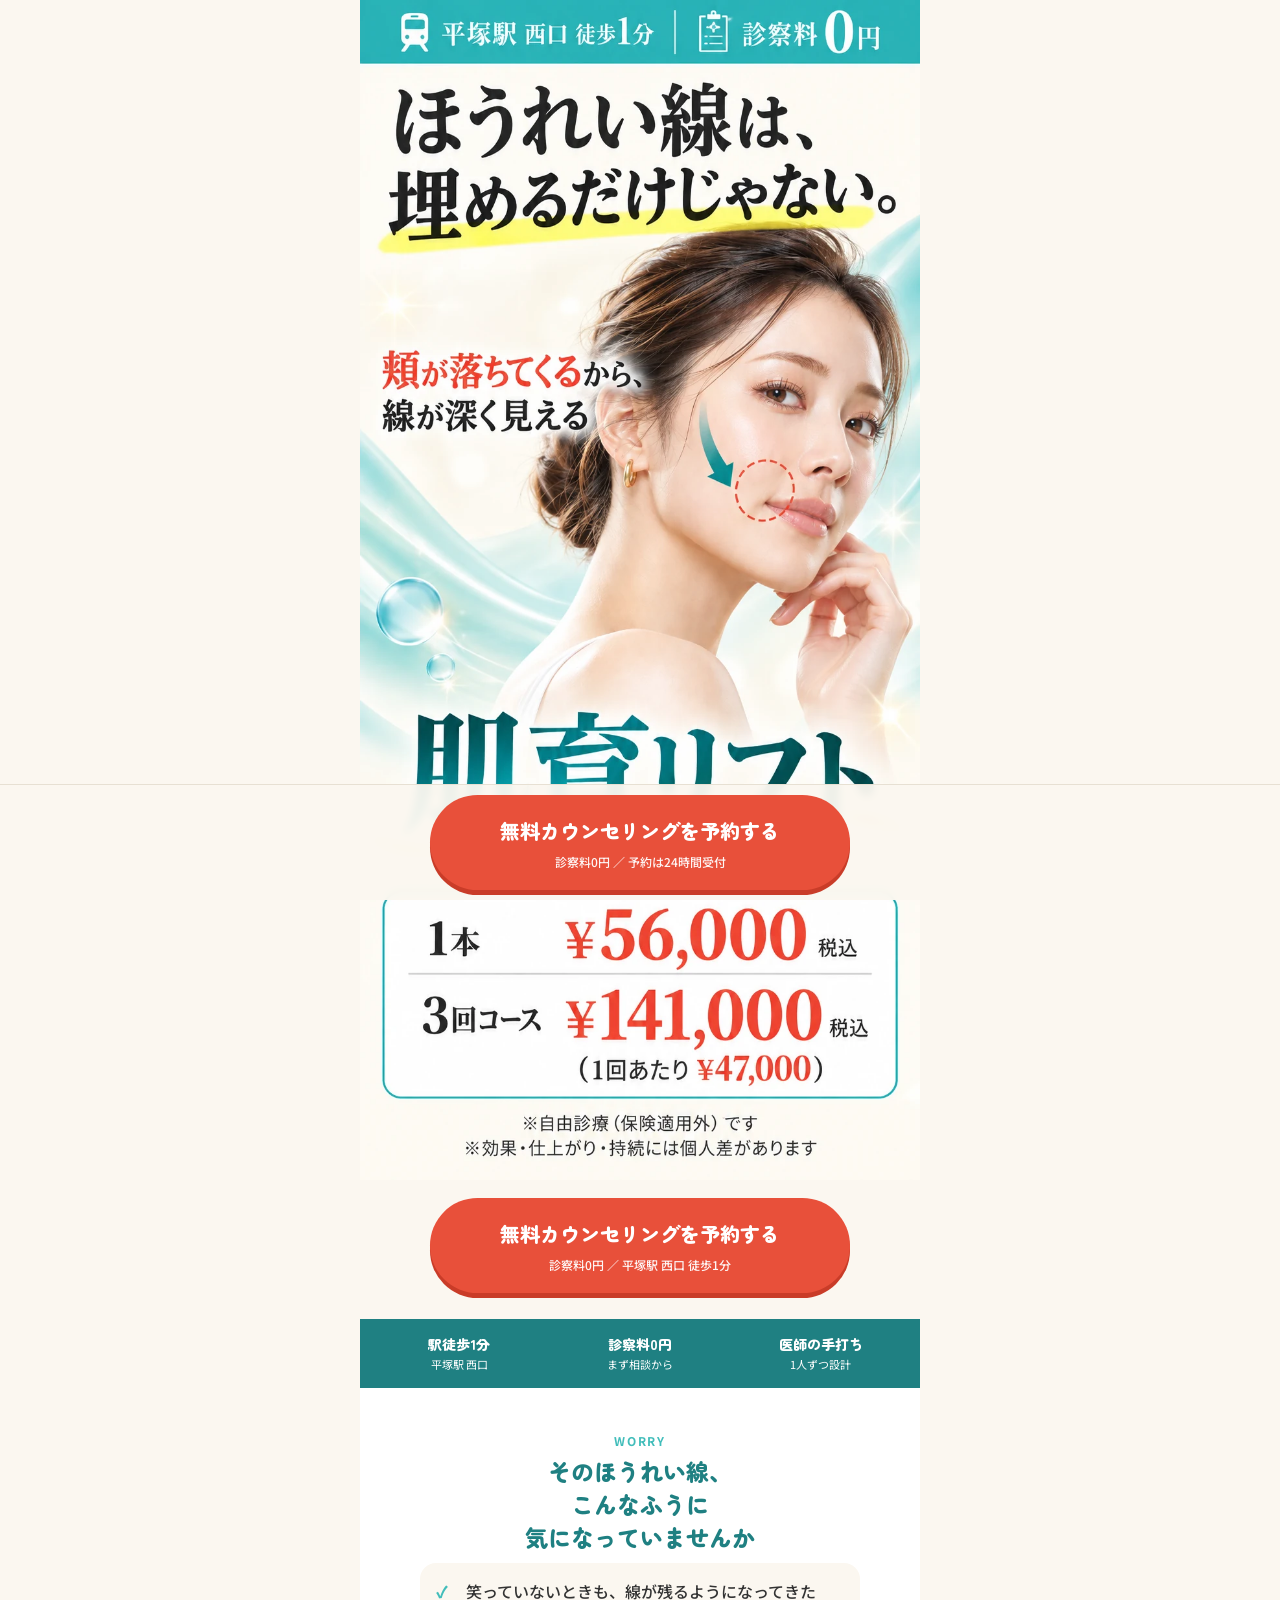
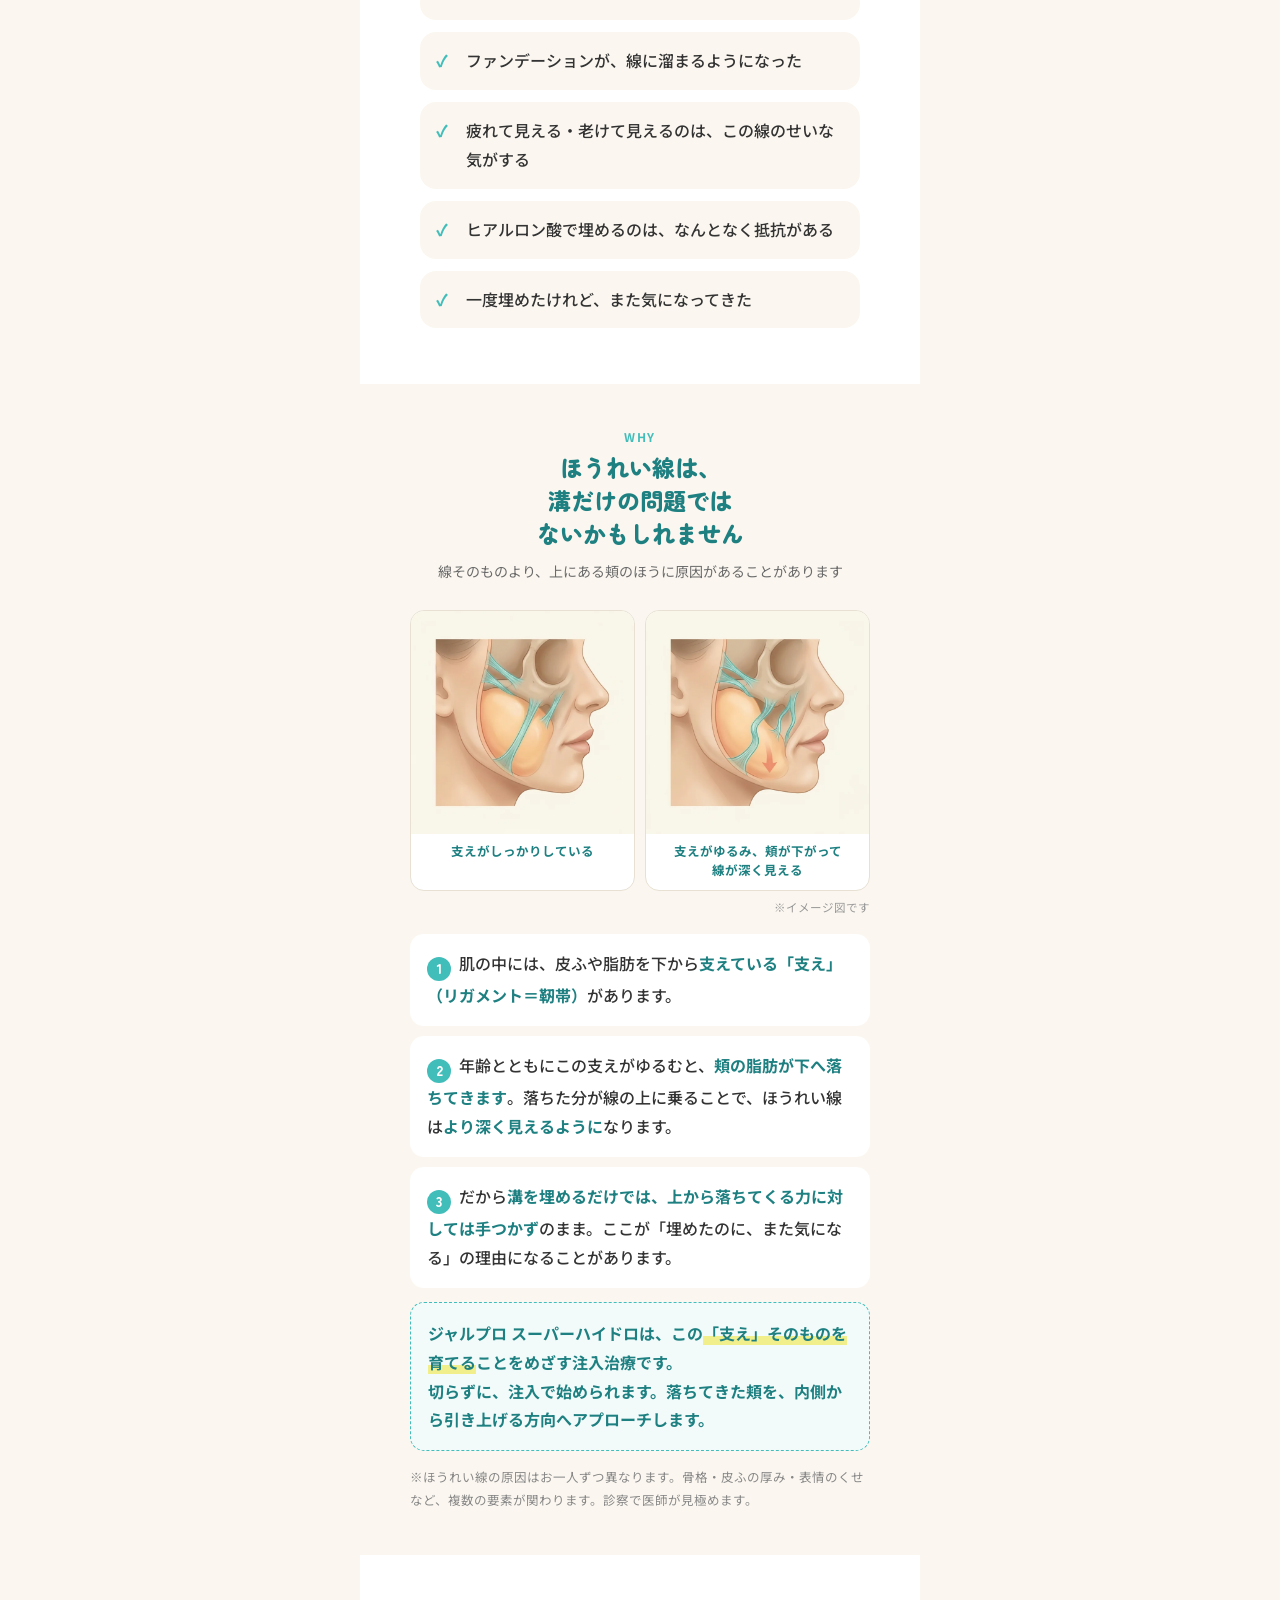
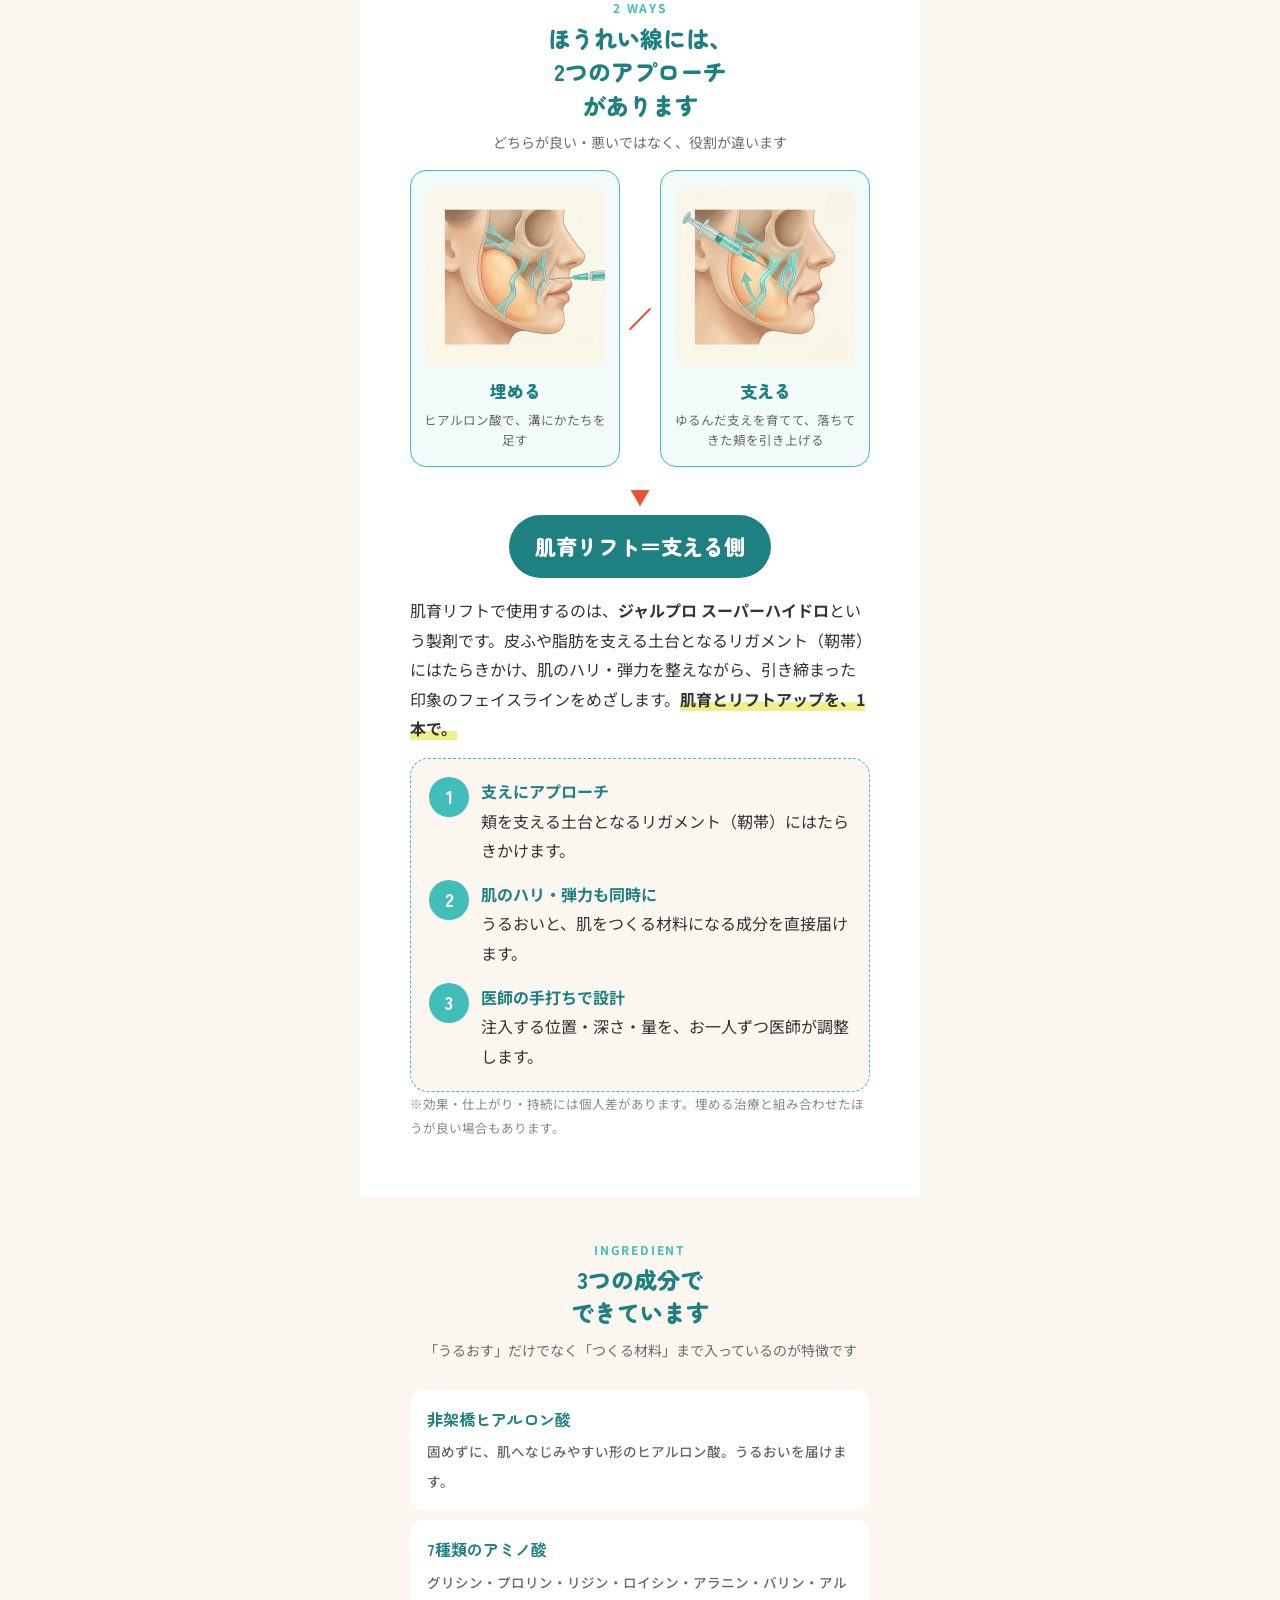
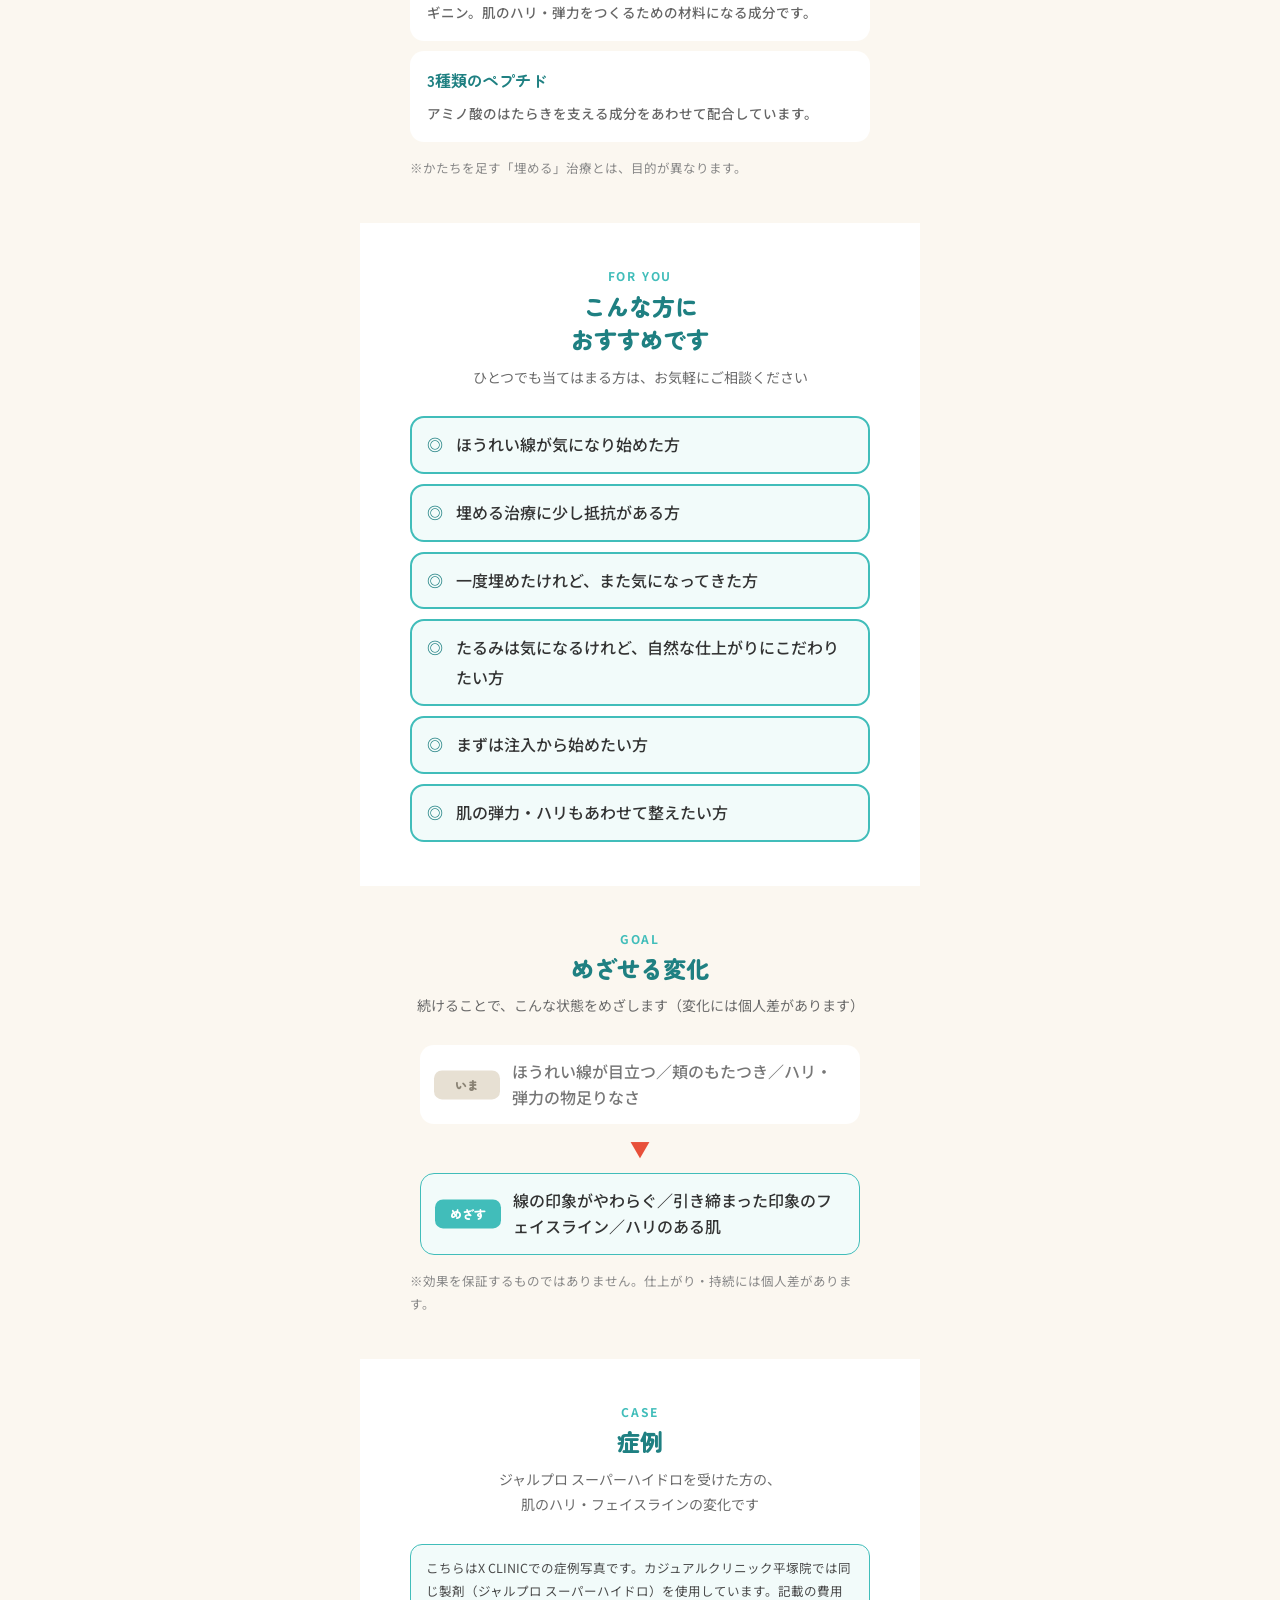
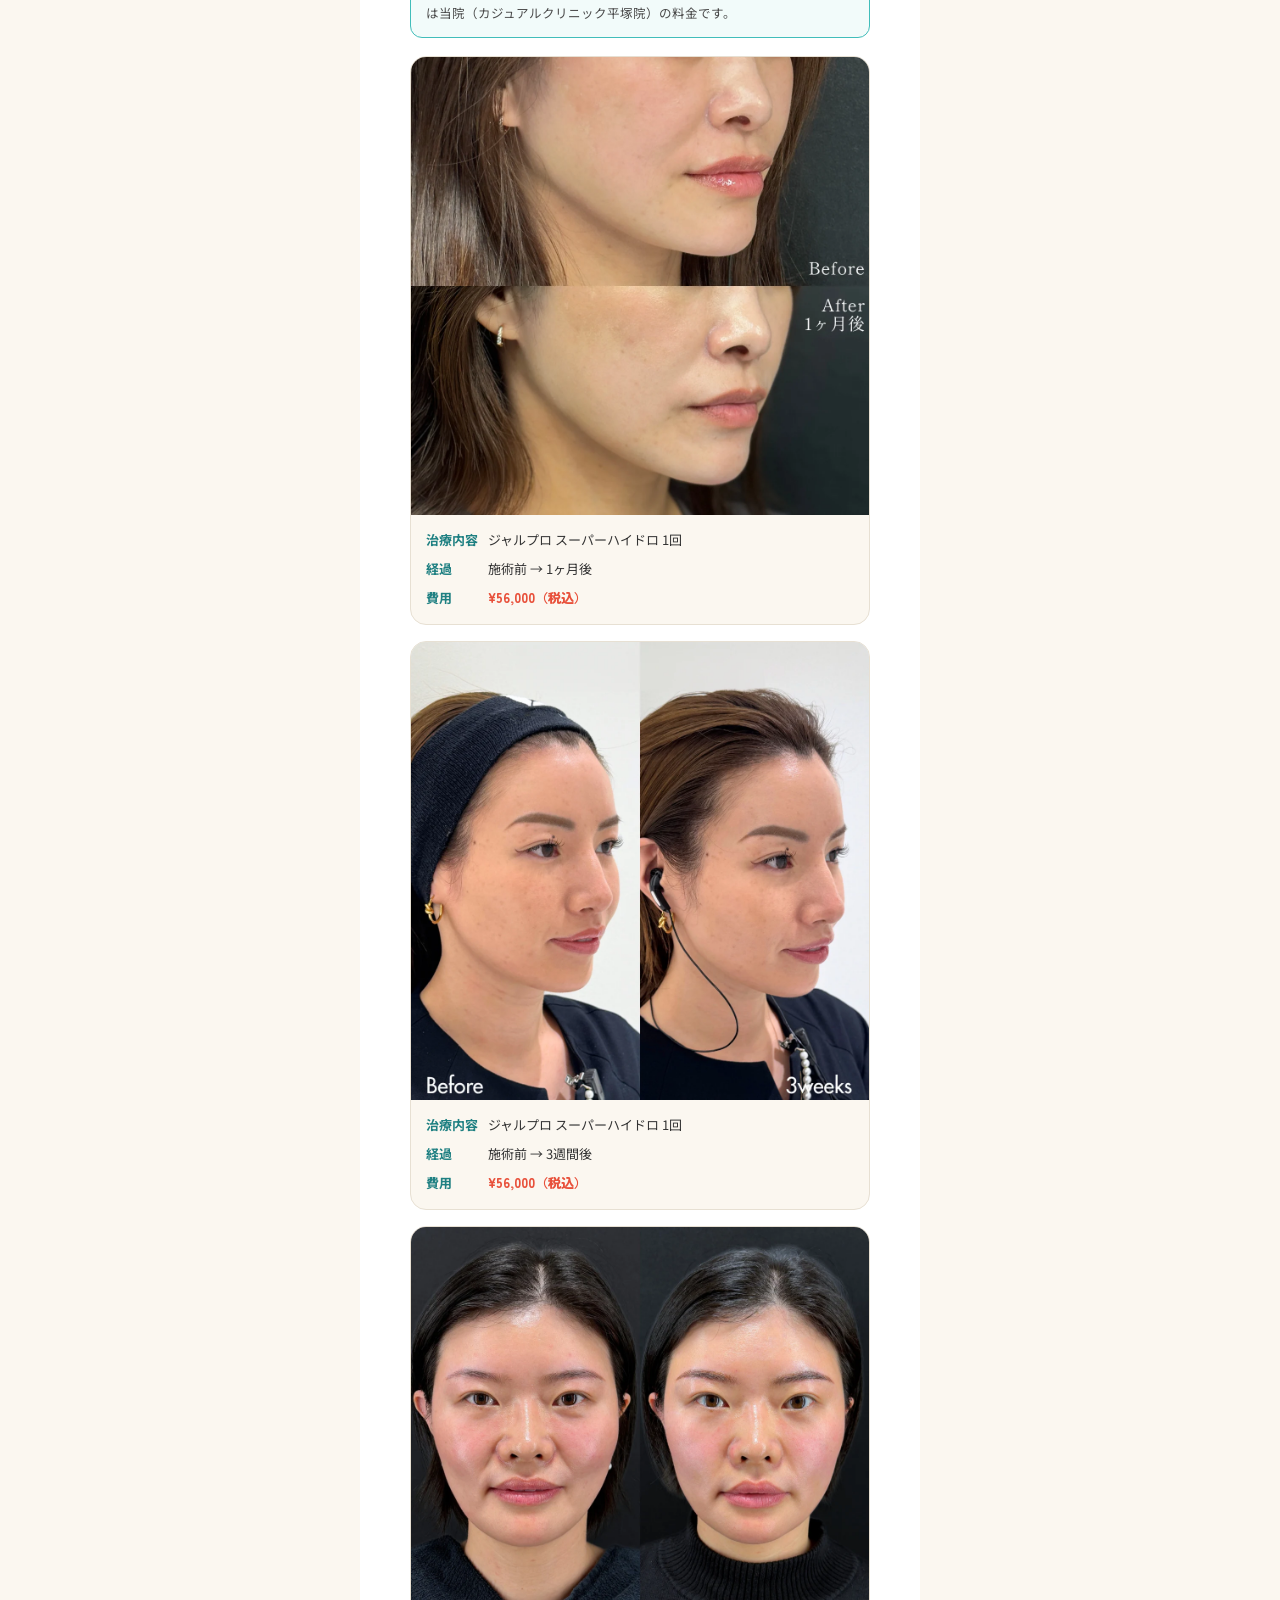
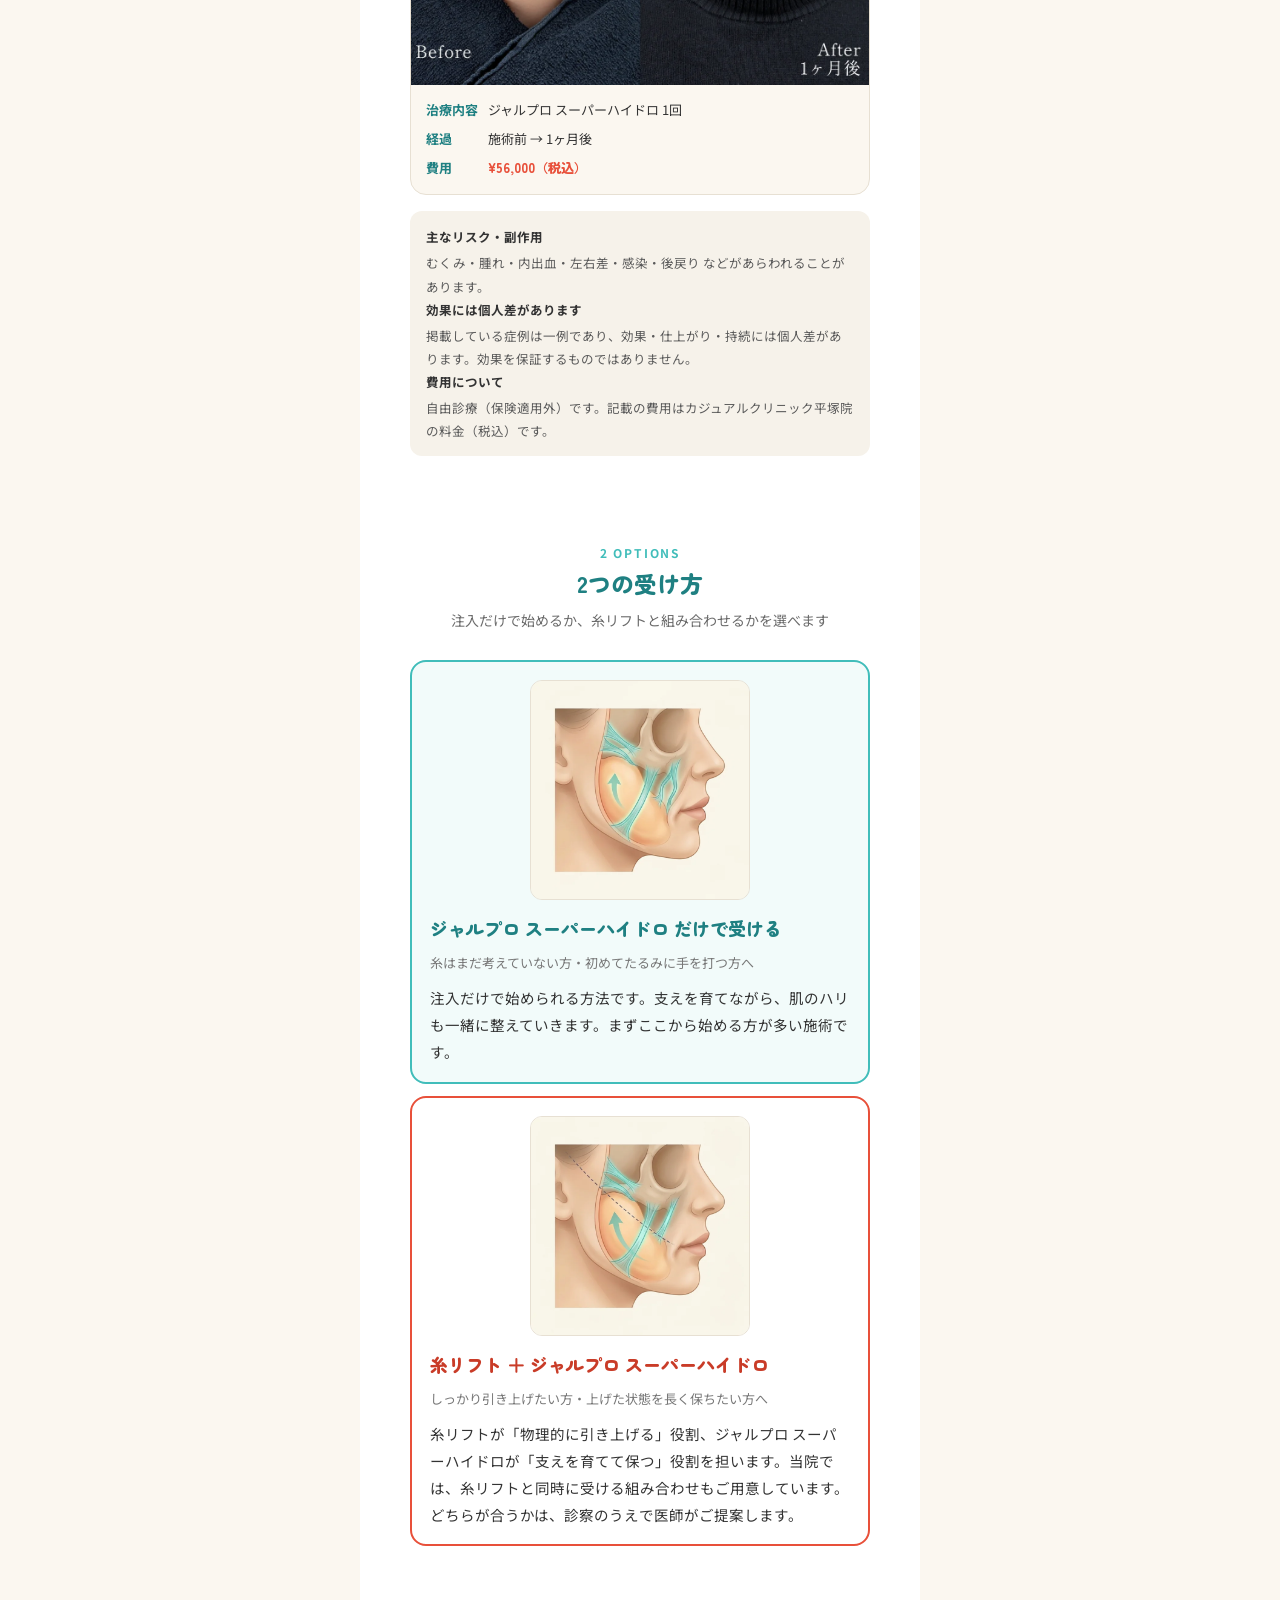
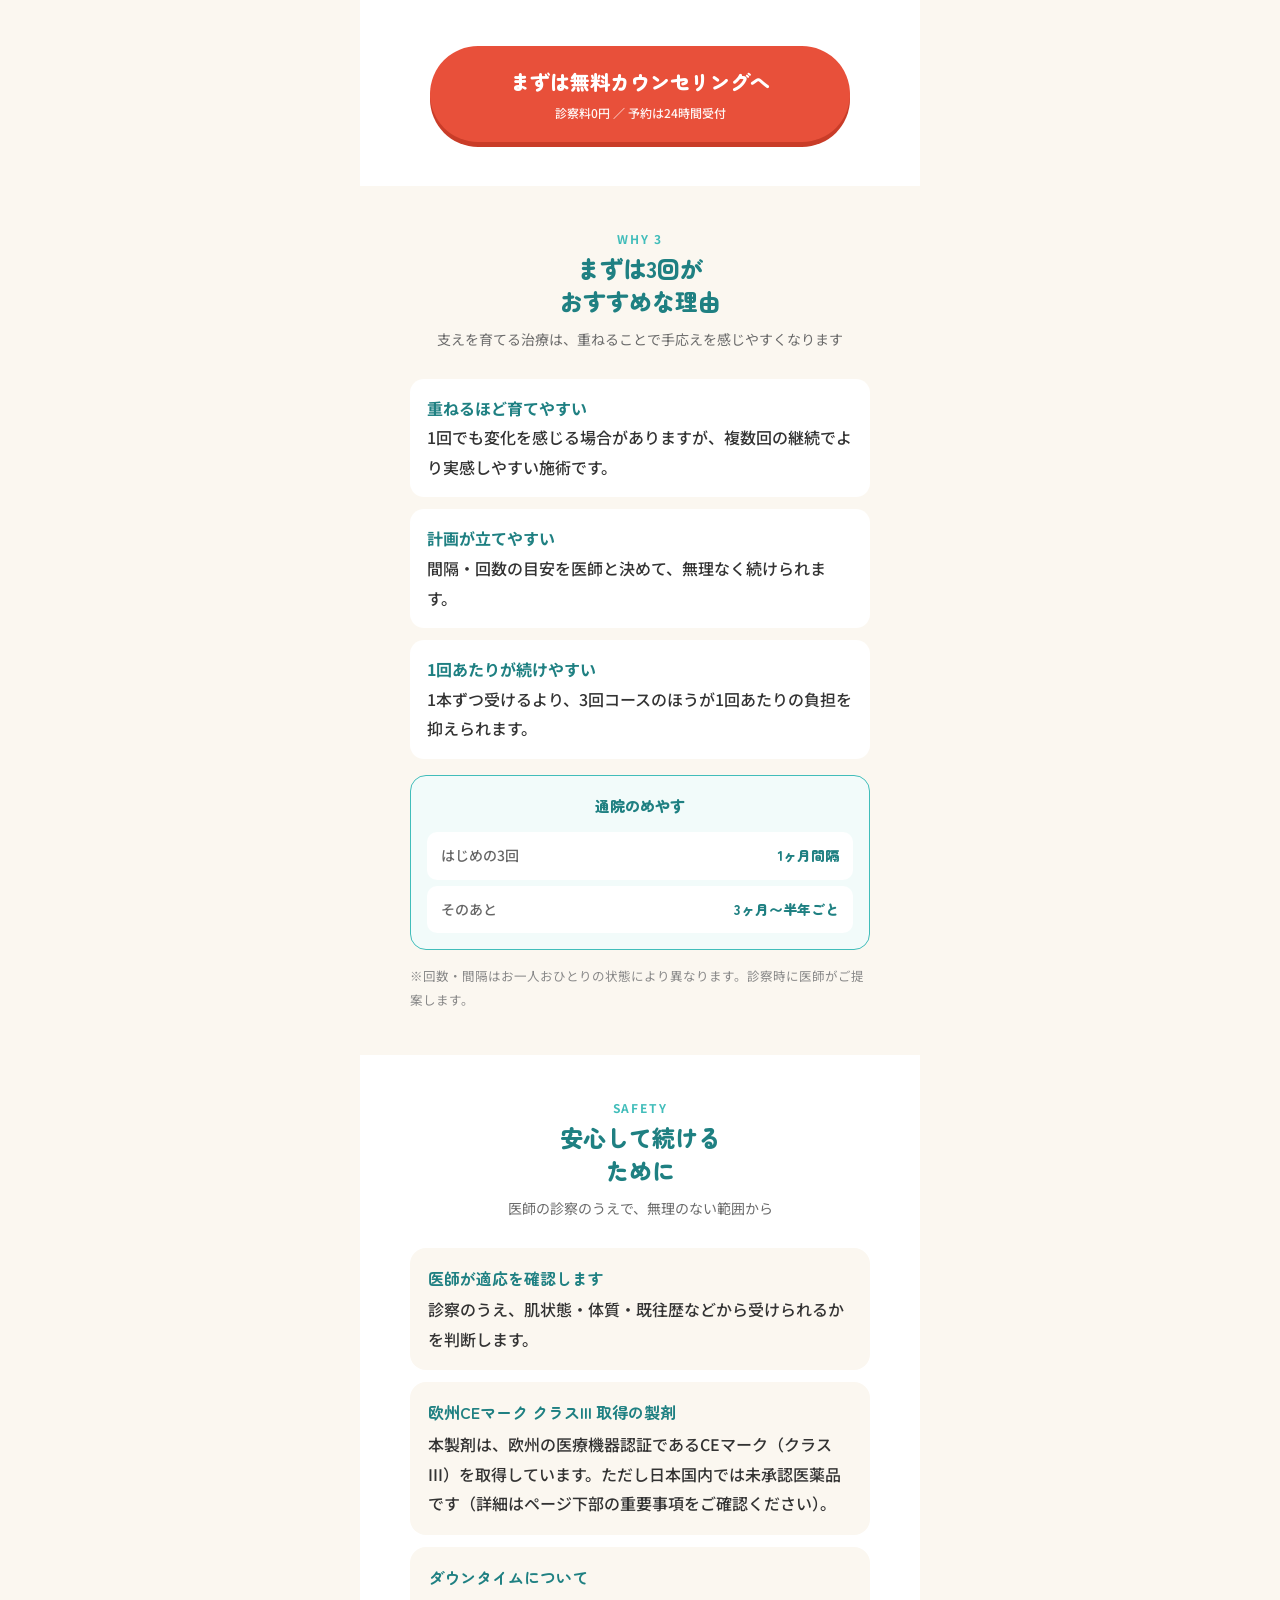
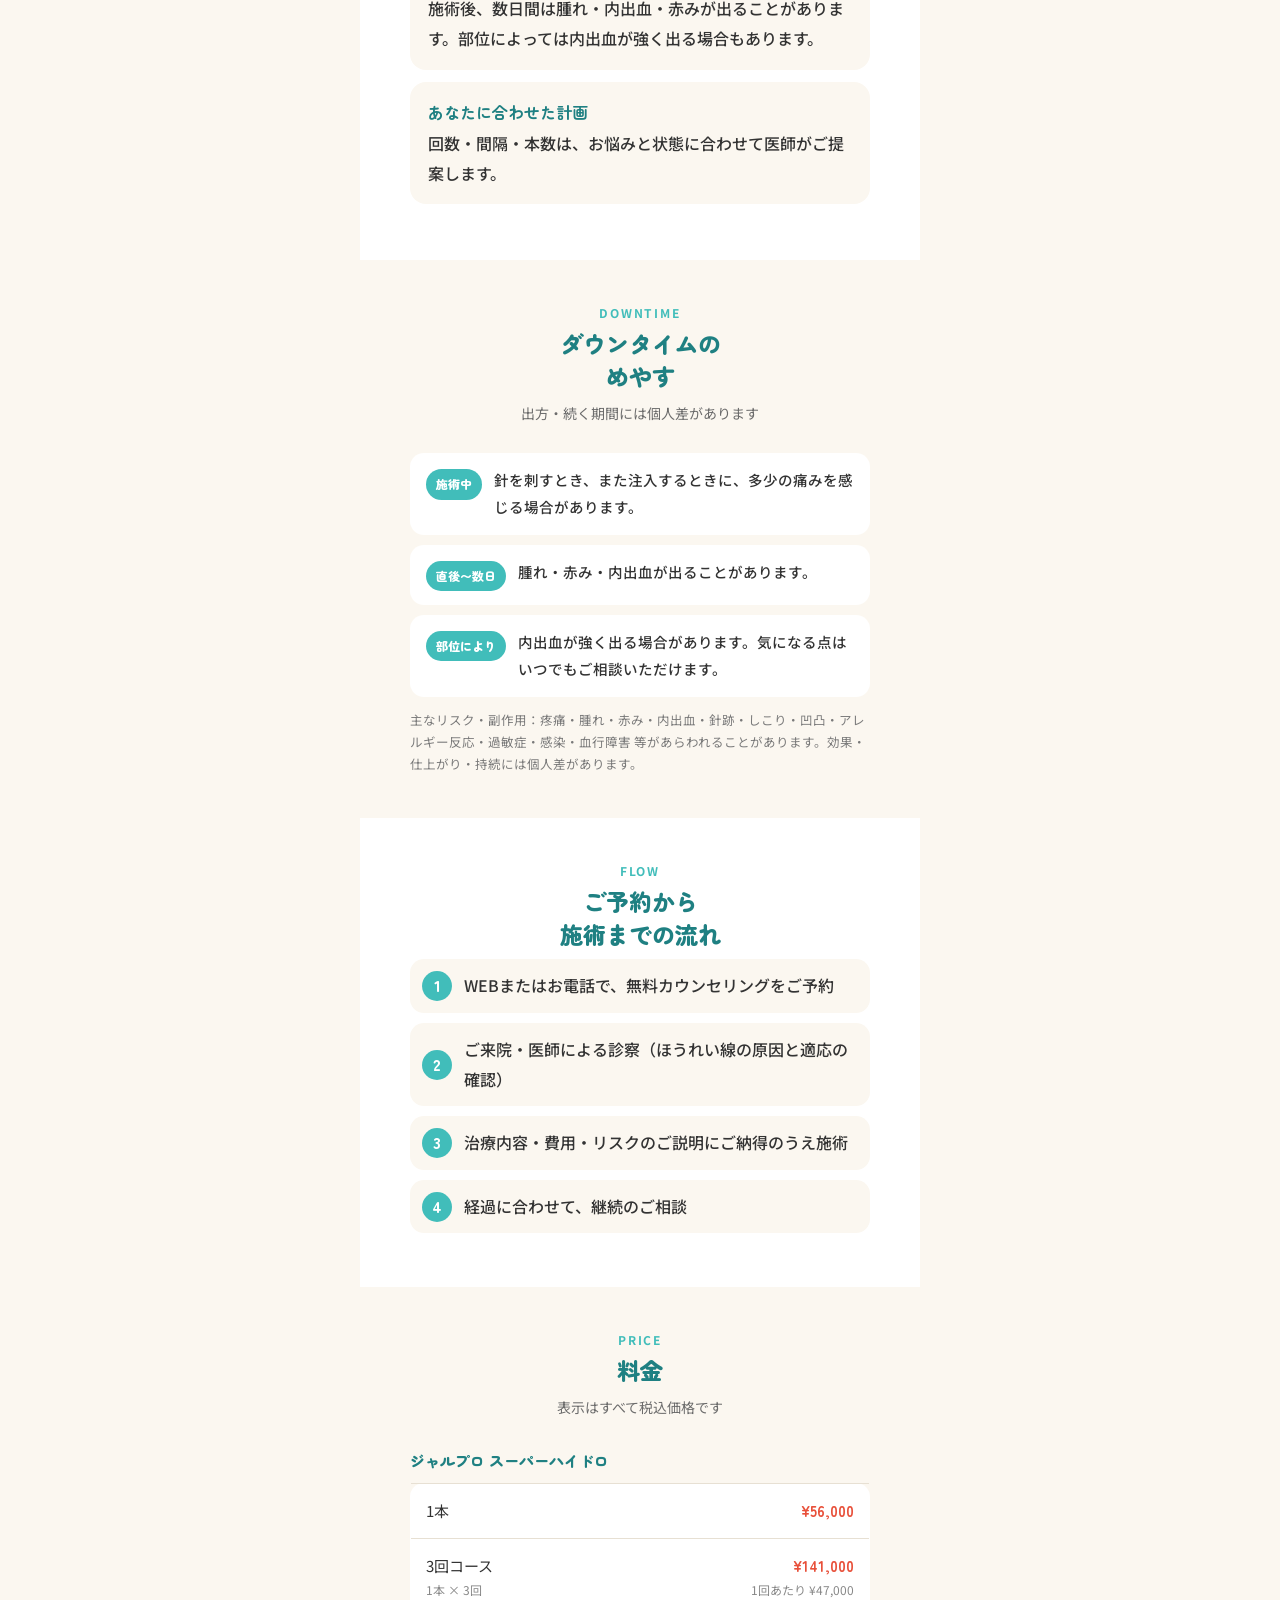
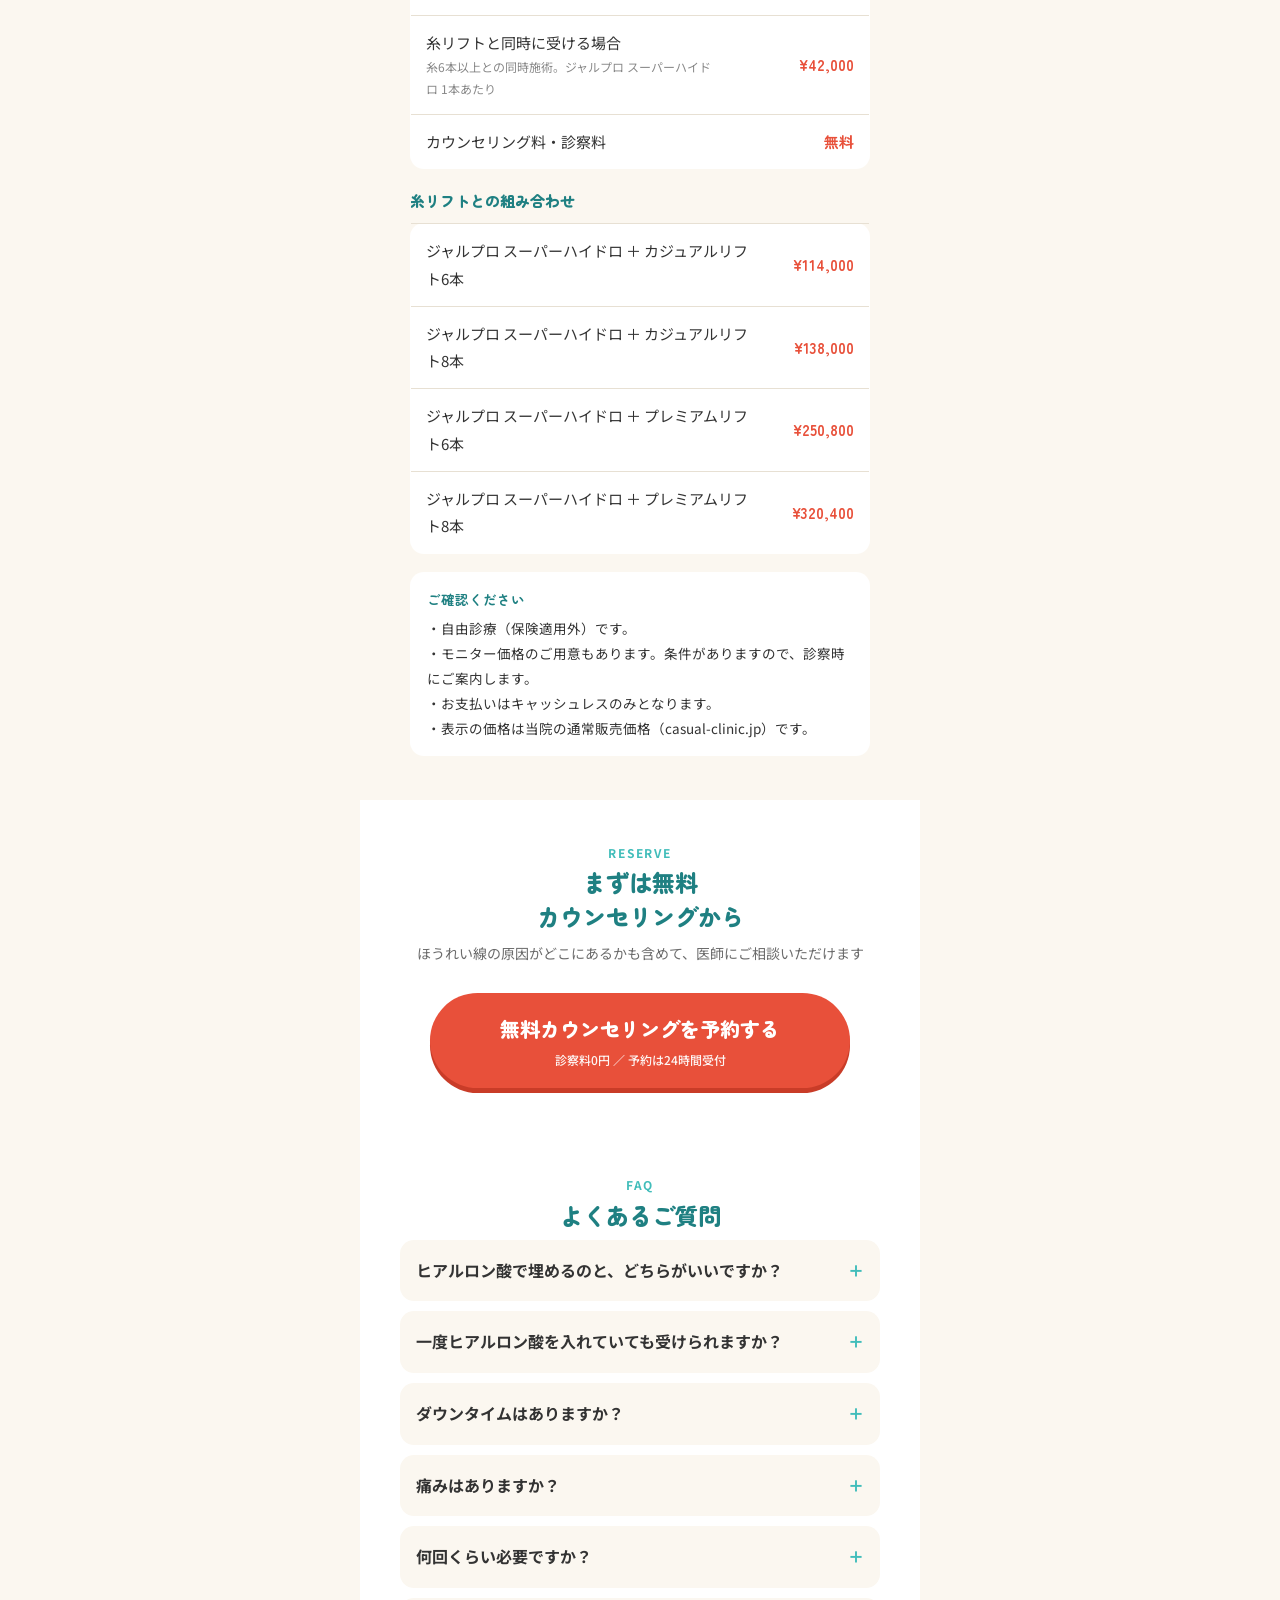
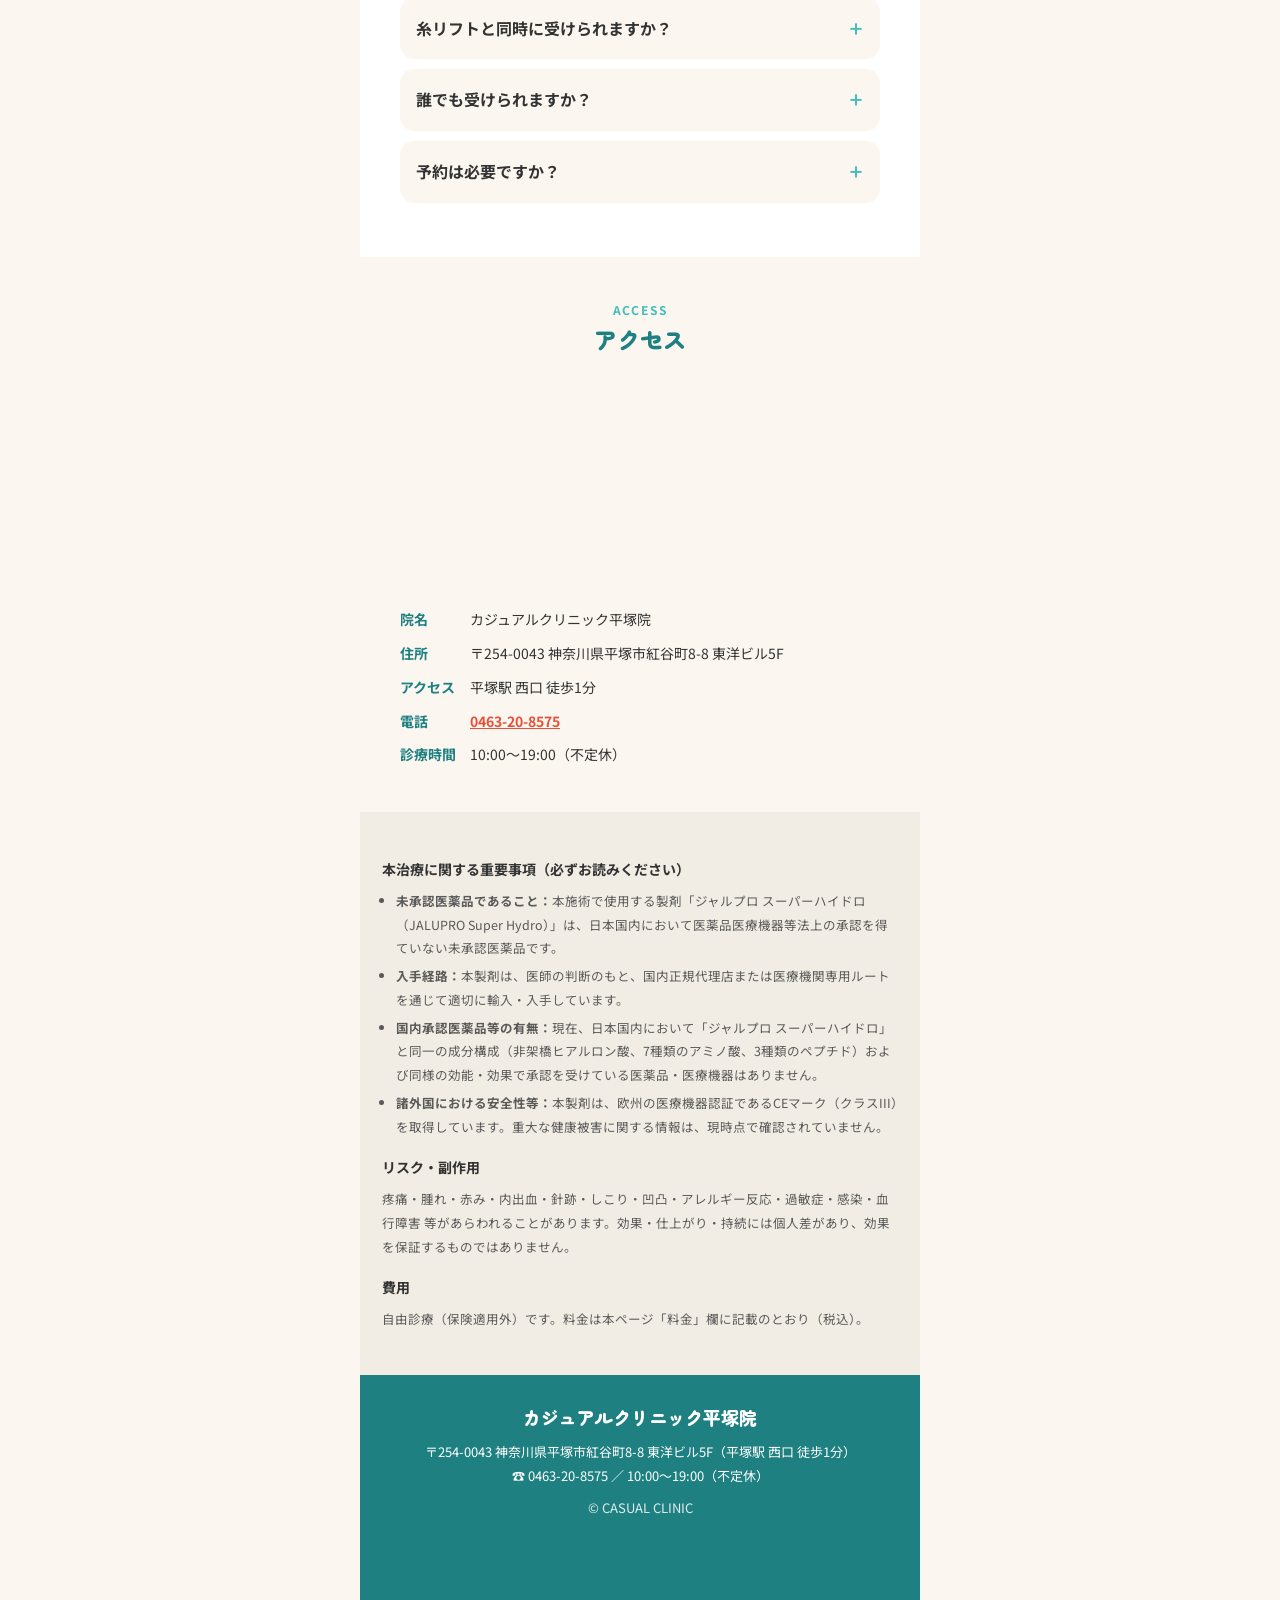
<file: jalupro_a/index.html>
<!doctype html>
<html lang="ja" data-variant="a_houreisen">
<head>
<meta charset="UTF-8" />
<meta name="viewport" content="width=device-width, initial-scale=1.0" />

<!-- Google Tag Manager -->
<script>(function(w,d,s,l,i){w[l]=w[l]||[];w[l].push({'gtm.start':
new Date().getTime(),event:'gtm.js'});var f=d.getElementsByTagName(s)[0],
j=d.createElement(s),dl=l!='dataLayer'?'&l='+l:'';j.async=true;j.src=
'https://www.googletagmanager.com/gtm.js?id='+i+dl;f.parentNode.insertBefore(j,f);
})(window,document,'script','dataLayer','GTM-WC2TR6HJ');</script>
<!-- End Google Tag Manager -->

<!-- ▼ 計測: Google Analytics 4（差し替え） ▼ -->
<!-- <script async src="https://www.googletagmanager.com/gtag/js?id=G-XXXXXXX"></script>
<script>
  window.dataLayer = window.dataLayer || [];
  function gtag(){dataLayer.push(arguments);}
  gtag('js', new Date());
  gtag('config', 'G-XXXXXXX');
</script> -->
<!-- ▲ 計測 ▲ -->
<!-- ▼ 計測: Meta Pixel 1664233330808505（GTM経由で発火・直貼りする場合はここ） ▼ -->
<!-- ▲ 計測 ▲ -->

<title>ほうれい線は、埋めるだけじゃない。肌育リフト | カジュアルクリニック平塚院</title>
<!-- OGP -->
<meta property="og:type" content="website" />
<meta property="og:title" content="ほうれい線は、埋めるだけじゃない。肌育リフト｜カジュアルクリニック平塚院" />
<meta property="og:description" content="ほうれい線は「溝を埋める」以外に、落ちてきた頬の支えを育てるという方法があります。肌育×リフトアップの注入治療「肌育リフト（ジャルプロ スーパーハイドロ）」。1本 ¥56,000・3回コース ¥141,000。診察料0円・平塚駅西口 徒歩1分。" />
<meta property="og:url" content="https://casual-clinic.jp/lp/jalupro_a/" />
<meta property="og:image" content="https://casual-clinic.jp/lp/jalupro_a/images/og-image.png" />
<meta name="twitter:card" content="summary_large_image" />
<!-- favicon -->
<link rel="icon" href="images/favicon.ico" />

<meta name="description" content="ほうれい線が気になるのは、溝そのものだけでなく頬を支える力が弱っているからかもしれません。肌の中の「支え」を育てて内側から引き上げる肌育リフト（ジャルプロ スーパーハイドロ）。1本 ¥56,000／3回コース ¥141,000（1回あたり¥47,000）。糸リフトと同時なら¥42,000。診察料0円・カジュアルクリニック平塚院。" />
<link rel="preconnect" href="https://fonts.googleapis.com" />
<link rel="preconnect" href="https://fonts.gstatic.com" crossorigin />
<link href="https://fonts.googleapis.com/css2?family=Zen+Maru+Gothic:wght@500;700;900&family=Noto+Sans+JP:wght@400;500;700&display=swap" rel="stylesheet" />

<link rel="stylesheet" href="css/style.css" />
</head>

<body>
<!-- Google Tag Manager (noscript) -->
<noscript><iframe src="https://www.googletagmanager.com/ns.html?id=GTM-WC2TR6HJ"
height="0" width="0" style="display:none;visibility:hidden"></iframe></noscript>
<!-- End Google Tag Manager (noscript) -->

<div class="wrap">

  <!-- ============ FV ============ -->
  <header class="fv-img">
    <img src="images/fv.webp" width="864" height="1821" alt="ほうれい線は、埋めるだけじゃない。落ちてきた頬の「支え」を育てて、内側から引き上げる。肌育リフト（ジャルプロ スーパーハイドロ）1本 ¥56,000・3回コース ¥141,000。診察料0円。カジュアルクリニック平塚院・平塚駅西口 徒歩1分" />
    <div class="fv-cta">
      <a class="cta" href="https://reservation.medical-force.com/c/0eb80f93bffd4eecb4fcba722b481eb3/reservations/new?menu_ids=cb560f6f-7fe8-427f-a617-53defa138413&amp;utm_source=meta_ad&amp;utm_medium=lp&amp;utm_campaign=2609_jalupro&amp;utm_term=0&amp;utm_content=a_houreisen" data-cta="reservation" data-pos="fv">無料カウンセリングを予約する<small>診察料0円 ／ 平塚駅 西口 徒歩1分</small></a>
    </div>
  </header>

  <!-- ============ 信頼バー ============ -->
  <section class="trust">
    <div class="ti"><b>駅徒歩1分</b>平塚駅 西口</div>
    <div class="ti"><b>診察料0円</b>まず相談から</div>
    <div class="ti"><b>医師の手打ち</b>1人ずつ設計</div>
  </section>

  <!-- ============ 悩み共感 ============ -->
  <section class="worry">
    <h2 class="sec"><span class="en">WORRY</span>そのほうれい線、<br>こんなふうに<br>気になっていませんか</h2>
    <ul>
      <li>笑っていないときも、線が残るようになってきた</li>
      <li>ファンデーションが、線に溜まるようになった</li>
      <li>疲れて見える・老けて見えるのは、この線のせいな気がする</li>
      <li>ヒアルロン酸で埋めるのは、なんとなく抵抗がある</li>
      <li>一度埋めたけれど、また気になってきた</li>
    </ul>
  </section>

  <!-- ============ なぜ埋めても気になるのか ============ -->
  <section class="reason">
    <h2 class="sec"><span class="en">WHY</span>ほうれい線は、<br>溝だけの問題では<br>ないかもしれません</h2>
    <p class="lead">線そのものより、上にある頬のほうに原因があることがあります</p>
    <div class="illu2">
      <figure><img src="images/illust_why_before.webp" width="720" height="720" loading="lazy" alt="頬の断面のイメージ図。頬骨から伸びる支え（リガメント）が頬の脂肪をしっかり支えている状態" /><figcaption>支えがしっかりしている</figcaption></figure>
      <figure><img src="images/illust_why_after.webp" width="720" height="720" loading="lazy" alt="頬の断面のイメージ図。支え（リガメント）がゆるみ、頬の脂肪が下がってほうれい線が深く見える状態" /><figcaption>支えがゆるみ、頬が下がって<br>線が深く見える</figcaption></figure>
    </div>
    <p class="illu-note">※イメージ図です</p>
    <div class="box">
      <div class="r"><span class="num">1</span>肌の中には、皮ふや脂肪を下から<b>支えている「支え」（リガメント＝靭帯）</b>があります。</div>
      <div class="r"><span class="num">2</span>年齢とともにこの支えがゆるむと、<b>頬の脂肪が下へ落ちてきます</b>。落ちた分が線の上に乗ることで、ほうれい線は<b>より深く見えるように</b>なります。</div>
      <div class="r"><span class="num">3</span>だから<b>溝を埋めるだけでは、上から落ちてくる力に対しては手つかず</b>のまま。ここが「埋めたのに、また気になる」の理由になることがあります。</div>
      <div class="bridge">ジャルプロ スーパーハイドロは、この<span class="mk">「支え」そのものを育てる</span>ことをめざす注入治療です。<br>切らずに、注入で始められます。落ちてきた頬を、内側から引き上げる方向へアプローチします。</div>
    </div>
    <p class="note">※ほうれい線の原因はお一人ずつ異なります。骨格・皮ふの厚み・表情のくせなど、複数の要素が関わります。診察で医師が見極めます。</p>
  </section>

  <!-- ============ ほうれい線への2つのアプローチ ============ -->
  <section class="about">
    <h2 class="sec"><span class="en">2 WAYS</span>ほうれい線には、<br>2つのアプローチ<br>があります</h2>
    <p class="lead">どちらが良い・悪いではなく、役割が違います</p>

    <div class="cross">
      <div class="cb">
        <img src="images/illust_fill.webp" width="720" height="720" loading="lazy" alt="溝にヒアルロン酸を注入して、かたちを足すイメージ図" />
        <div class="t">埋める</div>
        <div class="d">ヒアルロン酸で、溝にかたちを足す</div>
      </div>
      <div class="x">／</div>
      <div class="cb">
        <img src="images/illust_support.webp" width="720" height="720" loading="lazy" alt="頬骨の近くの支えに注入し、頬を引き上げるイメージ図" />
        <div class="t">支える</div>
        <div class="d">ゆるんだ支えを育てて、落ちてきた頬を引き上げる</div>
      </div>
    </div>
    <div class="crossout">
      <div class="arw">▼</div>
      <div class="res">肌育リフト＝支える側</div>
    </div>

    <p>肌育リフトで使用するのは、<b>ジャルプロ スーパーハイドロ</b>という製剤です。皮ふや脂肪を支える土台となるリガメント（靭帯）にはたらきかけ、肌のハリ・弾力を整えながら、引き締まった印象のフェイスラインをめざします。<span class="mk">肌育とリフトアップを、1本で。</span></p>

    <div class="mecha">
      <div class="row"><span class="ic">1</span><div><b>支えにアプローチ</b><br>頬を支える土台となるリガメント（靭帯）にはたらきかけます。</div></div>
      <div class="row"><span class="ic">2</span><div><b>肌のハリ・弾力も同時に</b><br>うるおいと、肌をつくる材料になる成分を直接届けます。</div></div>
      <div class="row"><span class="ic">3</span><div><b>医師の手打ちで設計</b><br>注入する位置・深さ・量を、お一人ずつ医師が調整します。</div></div>
    </div>
    <p class="note">※効果・仕上がり・持続には個人差があります。埋める治療と組み合わせたほうが良い場合もあります。</p>
  </section>

  <!-- ============ 成分 ============ -->
  <section class="ingr">
    <h2 class="sec"><span class="en">INGREDIENT</span>3つの成分で<br>できています</h2>
    <p class="lead">「うるおす」だけでなく「つくる材料」まで入っているのが特徴です</p>
    <div class="grid">
      <div class="item"><b>非架橋ヒアルロン酸</b><span>固めずに、肌へなじみやすい形のヒアルロン酸。うるおいを届けます。</span></div>
      <div class="item"><b>7種類のアミノ酸</b><span>グリシン・プロリン・リジン・ロイシン・アラニン・バリン・アルギニン。肌のハリ・弾力をつくるための材料になる成分です。</span></div>
      <div class="item"><b>3種類のペプチド</b><span>アミノ酸のはたらきを支える成分をあわせて配合しています。</span></div>
    </div>
    <p class="note">※かたちを足す「埋める」治療とは、目的が異なります。</p>
  </section>

  <!-- ============ こんな方に ============ -->
  <section class="target">
    <h2 class="sec"><span class="en">FOR YOU</span>こんな方に<br>おすすめです</h2>
    <p class="lead">ひとつでも当てはまる方は、お気軽にご相談ください</p>
    <ul>
      <li>ほうれい線が気になり始めた方</li>
      <li>埋める治療に少し抵抗がある方</li>
      <li>一度埋めたけれど、また気になってきた方</li>
      <li>たるみは気になるけれど、自然な仕上がりにこだわりたい方</li>
      <li>まずは注入から始めたい方</li>
      <li>肌の弾力・ハリもあわせて整えたい方</li>
    </ul>
  </section>

  <!-- ============ めざせる変化 ============ -->
  <section class="goal">
    <h2 class="sec"><span class="en">GOAL</span>めざせる変化</h2>
    <p class="lead">続けることで、こんな状態をめざします（変化には個人差があります）</p>
    <div class="ba">
      <div class="st before"><span class="lbl">いま</span>ほうれい線が目立つ／頬のもたつき／ハリ・弾力の物足りなさ</div>
      <div class="arw">▼</div>
      <div class="st after"><span class="lbl">めざす</span>線の印象がやわらぐ／引き締まった印象のフェイスライン／ハリのある肌</div>
    </div>
    <p class="note">※効果を保証するものではありません。仕上がり・持続には個人差があります。</p>
  </section>


  <!-- ============ 症例 ============ -->
  <section class="cases">
    <h2 class="sec"><span class="en">CASE</span>症例</h2>
    <p class="lead">ジャルプロ スーパーハイドロを受けた方の、<br>肌のハリ・フェイスラインの変化です</p>

    <div class="src">
      こちらはX CLINICでの症例写真です。カジュアルクリニック平塚院では同じ製剤（ジャルプロ スーパーハイドロ）を使用しています。記載の費用は当院（カジュアルクリニック平塚院）の料金です。
    </div>

    <div class="grid">

      <div class="card">
        <img src="images/case_05.webp" width="1080" height="1080" loading="lazy" alt="ジャルプロ スーパーハイドロ 1回の症例。施術前と1ヶ月後の頬・口元の比較" />
        <div class="meta"><dl>
          <dt>治療内容</dt><dd>ジャルプロ スーパーハイドロ 1回</dd>
          <dt>経過</dt><dd>施術前 → 1ヶ月後</dd>
          <dt>費用</dt><dd class="fee">¥56,000（税込）</dd>
        </dl></div>
      </div>

      <div class="card">
        <img src="images/case_01.webp" width="1080" height="1080" loading="lazy" alt="ジャルプロ スーパーハイドロ 1回の症例。施術前と3週間後の横顔・フェイスラインの比較" />
        <div class="meta"><dl>
          <dt>治療内容</dt><dd>ジャルプロ スーパーハイドロ 1回</dd>
          <dt>経過</dt><dd>施術前 → 3週間後</dd>
          <dt>費用</dt><dd class="fee">¥56,000（税込）</dd>
        </dl></div>
      </div>

      <div class="card">
        <img src="images/case_02.webp" width="1080" height="1080" loading="lazy" alt="ジャルプロ スーパーハイドロ 1回の症例。施術前と1ヶ月後の正面の比較" />
        <div class="meta"><dl>
          <dt>治療内容</dt><dd>ジャルプロ スーパーハイドロ 1回</dd>
          <dt>経過</dt><dd>施術前 → 1ヶ月後</dd>
          <dt>費用</dt><dd class="fee">¥56,000（税込）</dd>
        </dl></div>
      </div>
    </div>

    <div class="risk">
      <b>主なリスク・副作用</b>
      むくみ・腫れ・内出血・左右差・感染・後戻り などがあらわれることがあります。<br>
      <b>効果には個人差があります</b>
      掲載している症例は一例であり、効果・仕上がり・持続には個人差があります。効果を保証するものではありません。<br>
      <b>費用について</b>
      自由診療（保険適用外）です。記載の費用はカジュアルクリニック平塚院の料金（税込）です。
    </div>
  </section>

  <!-- ============ 糸リフトとの関係 ============ -->
  <section class="thread">
    <h2 class="sec"><span class="en">2 OPTIONS</span>2つの受け方</h2>
    <p class="lead">注入だけで始めるか、糸リフトと組み合わせるかを選べます</p>

    <div class="tb solo">
      <div class="tb-illu"><img src="images/illust_thread_solo.webp" width="720" height="720" loading="lazy" alt="支えを育てて、頬を支えるイメージ図" /></div>
      <div class="h">ジャルプロ スーパーハイドロ だけで受ける</div>
      <div class="who">糸はまだ考えていない方・初めてたるみに手を打つ方へ</div>
      <p>注入だけで始められる方法です。支えを育てながら、肌のハリも一緒に整えていきます。まずここから始める方が多い施術です。</p>
    </div>

    <div class="tb plus">
      <div class="tb-illu"><img src="images/illust_thread_combo.webp" width="720" height="720" loading="lazy" alt="糸で引き上げ、支えで保つイメージ図" /></div>
      <div class="h">糸リフト ＋ ジャルプロ スーパーハイドロ</div>
      <div class="who">しっかり引き上げたい方・上げた状態を長く保ちたい方へ</div>
      <p>糸リフトが「物理的に引き上げる」役割、ジャルプロ スーパーハイドロが「支えを育てて保つ」役割を担います。当院では、糸リフトと同時に受ける組み合わせもご用意しています。どちらが合うかは、診察のうえで医師がご提案します。</p>
    </div>
  </section>

  <!-- ============ 中間CTA ============ -->
  <section class="cta-mid">
    <a class="cta" href="https://reservation.medical-force.com/c/0eb80f93bffd4eecb4fcba722b481eb3/reservations/new?menu_ids=cb560f6f-7fe8-427f-a617-53defa138413&amp;utm_source=meta_ad&amp;utm_medium=lp&amp;utm_campaign=2609_jalupro&amp;utm_term=0&amp;utm_content=a_houreisen" data-cta="reservation" data-pos="mid">まずは無料カウンセリングへ<small>診察料0円 ／ 予約は24時間受付</small></a>
  </section>

  <!-- ============ なぜ3回 ============ -->
  <section class="why3">
    <h2 class="sec"><span class="en">WHY 3</span>まずは3回が<br>おすすめな理由</h2>
    <p class="lead">支えを育てる治療は、重ねることで手応えを感じやすくなります</p>
    <div class="grid">
      <div class="item"><b>重ねるほど育てやすい</b><br>1回でも変化を感じる場合がありますが、複数回の継続でより実感しやすい施術です。</div>
      <div class="item"><b>計画が立てやすい</b><br>間隔・回数の目安を医師と決めて、無理なく続けられます。</div>
      <div class="item"><b>1回あたりが続けやすい</b><br>1本ずつ受けるより、3回コースのほうが1回あたりの負担を抑えられます。</div>
    </div>
    <div class="plan">
      <div class="ph">通院のめやす</div>
      <div class="prow"><span class="pl">はじめの3回</span><span class="pv">1ヶ月間隔</span></div>
      <div class="prow"><span class="pl">そのあと</span><span class="pv">3ヶ月〜半年ごと</span></div>
    </div>
    <p class="note">※回数・間隔はお一人おひとりの状態により異なります。診察時に医師がご提案します。</p>
  </section>

  <!-- ============ 安全性 ============ -->
  <section class="safety">
    <h2 class="sec"><span class="en">SAFETY</span>安心して続ける<br>ために</h2>
    <p class="lead">医師の診察のうえで、無理のない範囲から</p>
    <div class="card"><b>医師が適応を確認します</b>診察のうえ、肌状態・体質・既往歴などから受けられるかを判断します。</div>
    <div class="card"><b>欧州CEマーク クラスIII 取得の製剤</b>本製剤は、欧州の医療機器認証であるCEマーク（クラスIII）を取得しています。ただし日本国内では未承認医薬品です（詳細はページ下部の重要事項をご確認ください）。</div>
    <div class="card"><b>ダウンタイムについて</b>施術後、数日間は腫れ・内出血・赤みが出ることがあります。部位によっては内出血が強く出る場合もあります。</div>
    <div class="card"><b>あなたに合わせた計画</b>回数・間隔・本数は、お悩みと状態に合わせて医師がご提案します。</div>
  </section>

  <!-- ============ ダウンタイム ============ -->
  <section class="dt">
    <h2 class="sec"><span class="en">DOWNTIME</span>ダウンタイムの<br>めやす</h2>
    <p class="lead">出方・続く期間には個人差があります</p>
    <div class="tl">
      <div class="tr"><span class="w">施術中</span><p>針を刺すとき、また注入するときに、多少の痛みを感じる場合があります。</p></div>
      <div class="tr"><span class="w">直後〜数日</span><p>腫れ・赤み・内出血が出ることがあります。</p></div>
      <div class="tr"><span class="w">部位により</span><p>内出血が強く出る場合があります。気になる点はいつでもご相談いただけます。</p></div>
    </div>
    <p class="caption">主なリスク・副作用：疼痛・腫れ・赤み・内出血・針跡・しこり・凹凸・アレルギー反応・過敏症・感染・血行障害 等があらわれることがあります。効果・仕上がり・持続には個人差があります。</p>
  </section>

  <!-- ============ 流れ ============ -->
  <section class="flow">
    <h2 class="sec"><span class="en">FLOW</span>ご予約から<br>施術までの流れ</h2>
    <ol>
      <li>WEBまたはお電話で、無料カウンセリングをご予約</li>
      <li>ご来院・医師による診察（ほうれい線の原因と適応の確認）</li>
      <li>治療内容・費用・リスクのご説明にご納得のうえ施術</li>
      <li>経過に合わせて、継続のご相談</li>
    </ol>
  </section>

  <!-- ============ 料金 ============ -->
  <section class="price-sec">
    <h2 class="sec"><span class="en">PRICE</span>料金</h2>
    <p class="lead">表示はすべて税込価格です</p>

    <table>
      <caption>ジャルプロ スーパーハイドロ</caption>
      <tr><td>1本</td><td>¥56,000</td></tr>
      <tr><td>3回コース<span class="sm">1本 × 3回</span></td><td>¥141,000<span class="sm">1回あたり ¥47,000</span></td></tr>
      <tr><td>糸リフトと同時に受ける場合<span class="sm">糸6本以上との同時施術。ジャルプロ スーパーハイドロ 1本あたり</span></td><td>¥42,000</td></tr>
      <tr><td>カウンセリング料・診察料</td><td>無料</td></tr>
    </table>

    <table>
      <caption>糸リフトとの組み合わせ</caption>
      <tr><td>ジャルプロ スーパーハイドロ ＋ カジュアルリフト6本</td><td>¥114,000</td></tr>
      <tr><td>ジャルプロ スーパーハイドロ ＋ カジュアルリフト8本</td><td>¥138,000</td></tr>
      <tr><td>ジャルプロ スーパーハイドロ ＋ プレミアムリフト6本</td><td>¥250,800</td></tr>
      <tr><td>ジャルプロ スーパーハイドロ ＋ プレミアムリフト8本</td><td>¥320,400</td></tr>
    </table>

    <div class="pay">
      <b>ご確認ください</b>
      ・自由診療（保険適用外）です。<br>
      ・モニター価格のご用意もあります。条件がありますので、診察時にご案内します。<br>
      ・お支払いはキャッシュレスのみとなります。<br>
      ・表示の価格は当院の通常販売価格（casual-clinic.jp）です。
    </div>
  </section>

  <!-- ============ 予約CTA ============ -->
  <section id="reserve" class="reserve">
    <h2 class="sec"><span class="en">RESERVE</span>まずは無料<br>カウンセリングから</h2>
    <p class="lead">ほうれい線の原因がどこにあるかも含めて、医師にご相談いただけます</p>
    <a class="cta" href="https://reservation.medical-force.com/c/0eb80f93bffd4eecb4fcba722b481eb3/reservations/new?menu_ids=cb560f6f-7fe8-427f-a617-53defa138413&amp;utm_source=meta_ad&amp;utm_medium=lp&amp;utm_campaign=2609_jalupro&amp;utm_term=0&amp;utm_content=a_houreisen" data-cta="reservation" data-pos="reserve">無料カウンセリングを予約する<small>診察料0円 ／ 予約は24時間受付</small></a>
  </section>

  <!-- ============ FAQ ============ -->
  <section class="faq">
    <h2 class="sec"><span class="en">FAQ</span>よくあるご質問</h2>
    <details><summary>ヒアルロン酸で埋めるのと、どちらがいいですか？</summary><p>目的が異なります。埋める治療は溝にかたちを足す方法、ジャルプロ スーパーハイドロは頬を支える土台にはたらきかける方法です。ほうれい線の原因はお一人ずつ違うため、診察で状態を確認したうえで医師がご提案します。組み合わせたほうが良い場合もあります。</p></details>
    <details><summary>一度ヒアルロン酸を入れていても受けられますか？</summary><p>過去の治療歴によって判断が変わります。いつ・どこに・どのくらい入れたかを診察時にお伝えください。医師が確認のうえご提案します。</p></details>
    <details><summary>ダウンタイムはありますか？</summary><p>数日間は腫れ・内出血・赤みが出ることがあります。部位によっては内出血が強く出る場合もあります。出方や続く期間には個人差があります。</p></details>
    <details><summary>痛みはありますか？</summary><p>針を刺すときと注入するときに、多少の痛みを感じる場合があります。感じ方には個人差があります。痛みが不安な方は、診察時にご相談ください。</p></details>
    <details><summary>何回くらい必要ですか？</summary><p>はじめは1ヶ月間隔で3回、そのあとは3ヶ月〜半年ごとの継続をおすすめしています。ただし回数・間隔はお一人おひとりの状態により異なりますので、診察時に医師がご提案します。</p></details>
    <details><summary>糸リフトと同時に受けられますか？</summary><p>はい。糸リフトと同時に受けていただく組み合わせもご用意しています。適応やご希望に応じて、診察時に医師がご提案します。</p></details>
    <details><summary>誰でも受けられますか？</summary><p>医師の診察により、肌状態・体質・既往歴などから適応を確認します。妊娠中・授乳中の方など、受けられない場合があります。まずは無料カウンセリングでご相談ください。</p></details>
    <details><summary>予約は必要ですか？</summary><p>予約なしでもご受診いただけますが、ご予約のお客様を優先してご案内しております。混雑状況によってはお待ちいただく場合がございますので、スムーズなご案内をご希望の方は事前のご予約をおすすめしております。ご予約はWEBから24時間受け付けています。</p></details>
  </section>

  <!-- ============ アクセス ============ -->
  <section class="access">
    <h2 class="sec"><span class="en">ACCESS</span>アクセス</h2>
    <div class="box">
      <iframe loading="lazy" title="カジュアルクリニック平塚院の地図" src="https://maps.google.com/maps?q=%E3%82%AB%E3%82%B8%E3%83%A5%E3%82%A2%E3%83%AB%E3%82%AF%E3%83%AA%E3%83%8B%E3%83%83%E3%82%AF%E5%B9%B3%E5%A1%9A%E9%99%A2&amp;z=17&amp;output=embed"></iframe>
      <dl>
        <dt>院名</dt><dd>カジュアルクリニック平塚院</dd>
        <dt>住所</dt><dd>〒254-0043 神奈川県平塚市紅谷町8-8 東洋ビル5F</dd>
        <dt>アクセス</dt><dd>平塚駅 西口 徒歩1分</dd>
        <dt>電話</dt><dd><a href="tel:0463208575">0463-20-8575</a></dd>
        <dt>診療時間</dt><dd>10:00〜19:00（不定休）</dd>
      </dl>
    </div>
  </section>

  <!-- ============ 医療広告GL 必須記載（未承認・自由診療） ============ -->
  <section class="legal">
    <h3>本治療に関する重要事項（必ずお読みください）</h3>
    <ul>
      <li><b>未承認医薬品であること：</b>本施術で使用する製剤「ジャルプロ スーパーハイドロ（JALUPRO Super Hydro）」は、日本国内において医薬品医療機器等法上の承認を得ていない未承認医薬品です。</li>
      <li><b>入手経路：</b>本製剤は、医師の判断のもと、国内正規代理店または医療機関専用ルートを通じて適切に輸入・入手しています。</li>
      <li><b>国内承認医薬品等の有無：</b>現在、日本国内において「ジャルプロ スーパーハイドロ」と同一の成分構成（非架橋ヒアルロン酸、7種類のアミノ酸、3種類のペプチド）および同様の効能・効果で承認を受けている医薬品・医療機器はありません。</li>
      <li><b>諸外国における安全性等：</b>本製剤は、欧州の医療機器認証であるCEマーク（クラスIII）を取得しています。重大な健康被害に関する情報は、現時点で確認されていません。</li>
    </ul>
    <h3>リスク・副作用</h3>
    <p>疼痛・腫れ・赤み・内出血・針跡・しこり・凹凸・アレルギー反応・過敏症・感染・血行障害 等があらわれることがあります。効果・仕上がり・持続には個人差があり、効果を保証するものではありません。</p>
    <h3>費用</h3>
    <p>自由診療（保険適用外）です。料金は本ページ「料金」欄に記載のとおり（税込）。</p>
  </section>

  <footer class="foot">
    <div class="brand maru">カジュアルクリニック平塚院</div>
    <div>〒254-0043 神奈川県平塚市紅谷町8-8 東洋ビル5F（平塚駅 西口 徒歩1分）</div>
    <div>☎ 0463-20-8575 ／ 10:00〜19:00（不定休）</div>
    <div class="copy">© CASUAL CLINIC</div>
  </footer>

</div>

<div class="cta-fixed">
  <a class="cta" href="https://reservation.medical-force.com/c/0eb80f93bffd4eecb4fcba722b481eb3/reservations/new?menu_ids=cb560f6f-7fe8-427f-a617-53defa138413&amp;utm_source=meta_ad&amp;utm_medium=lp&amp;utm_campaign=2609_jalupro&amp;utm_term=0&amp;utm_content=a_houreisen" data-cta="reservation" data-pos="fixed">無料カウンセリングを予約する<small>診察料0円 ／ 予約は24時間受付</small></a>
</div>

<script src="js/main.js"></script>
</body>
</html>
</file>
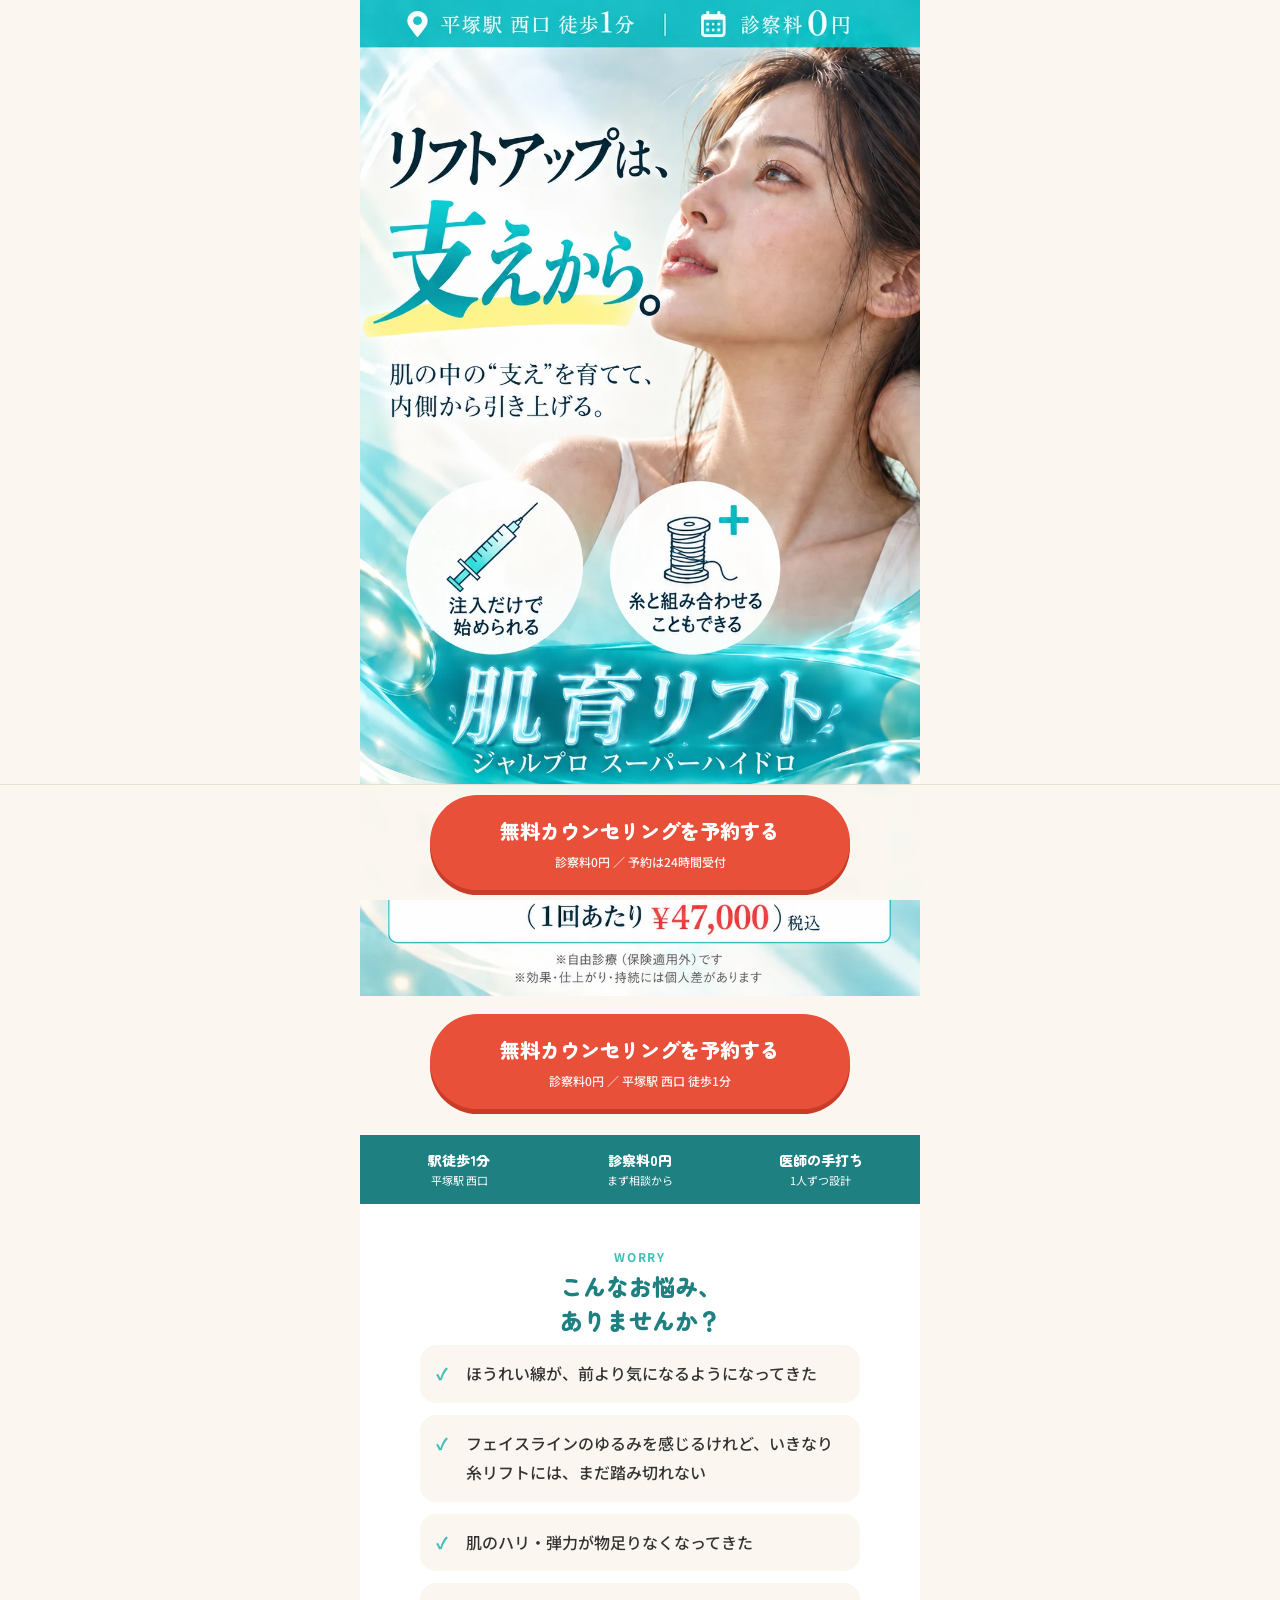
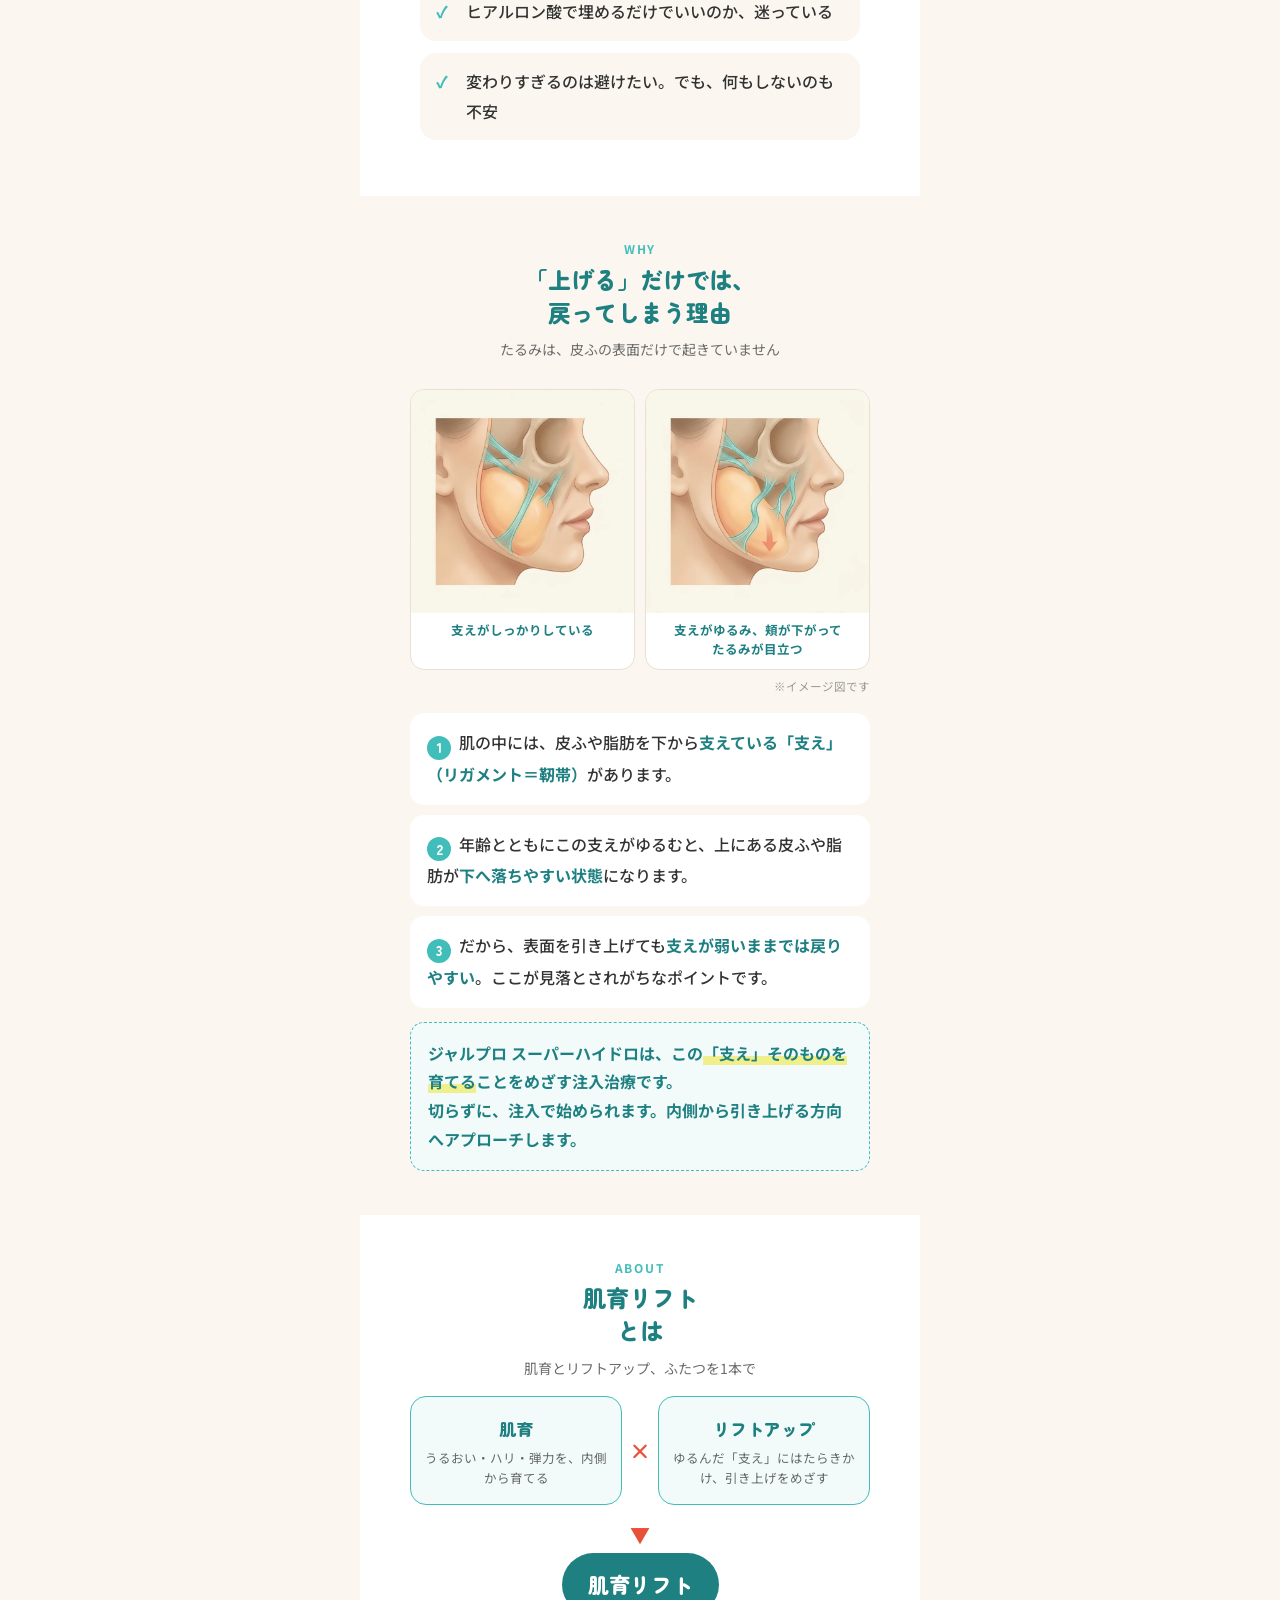
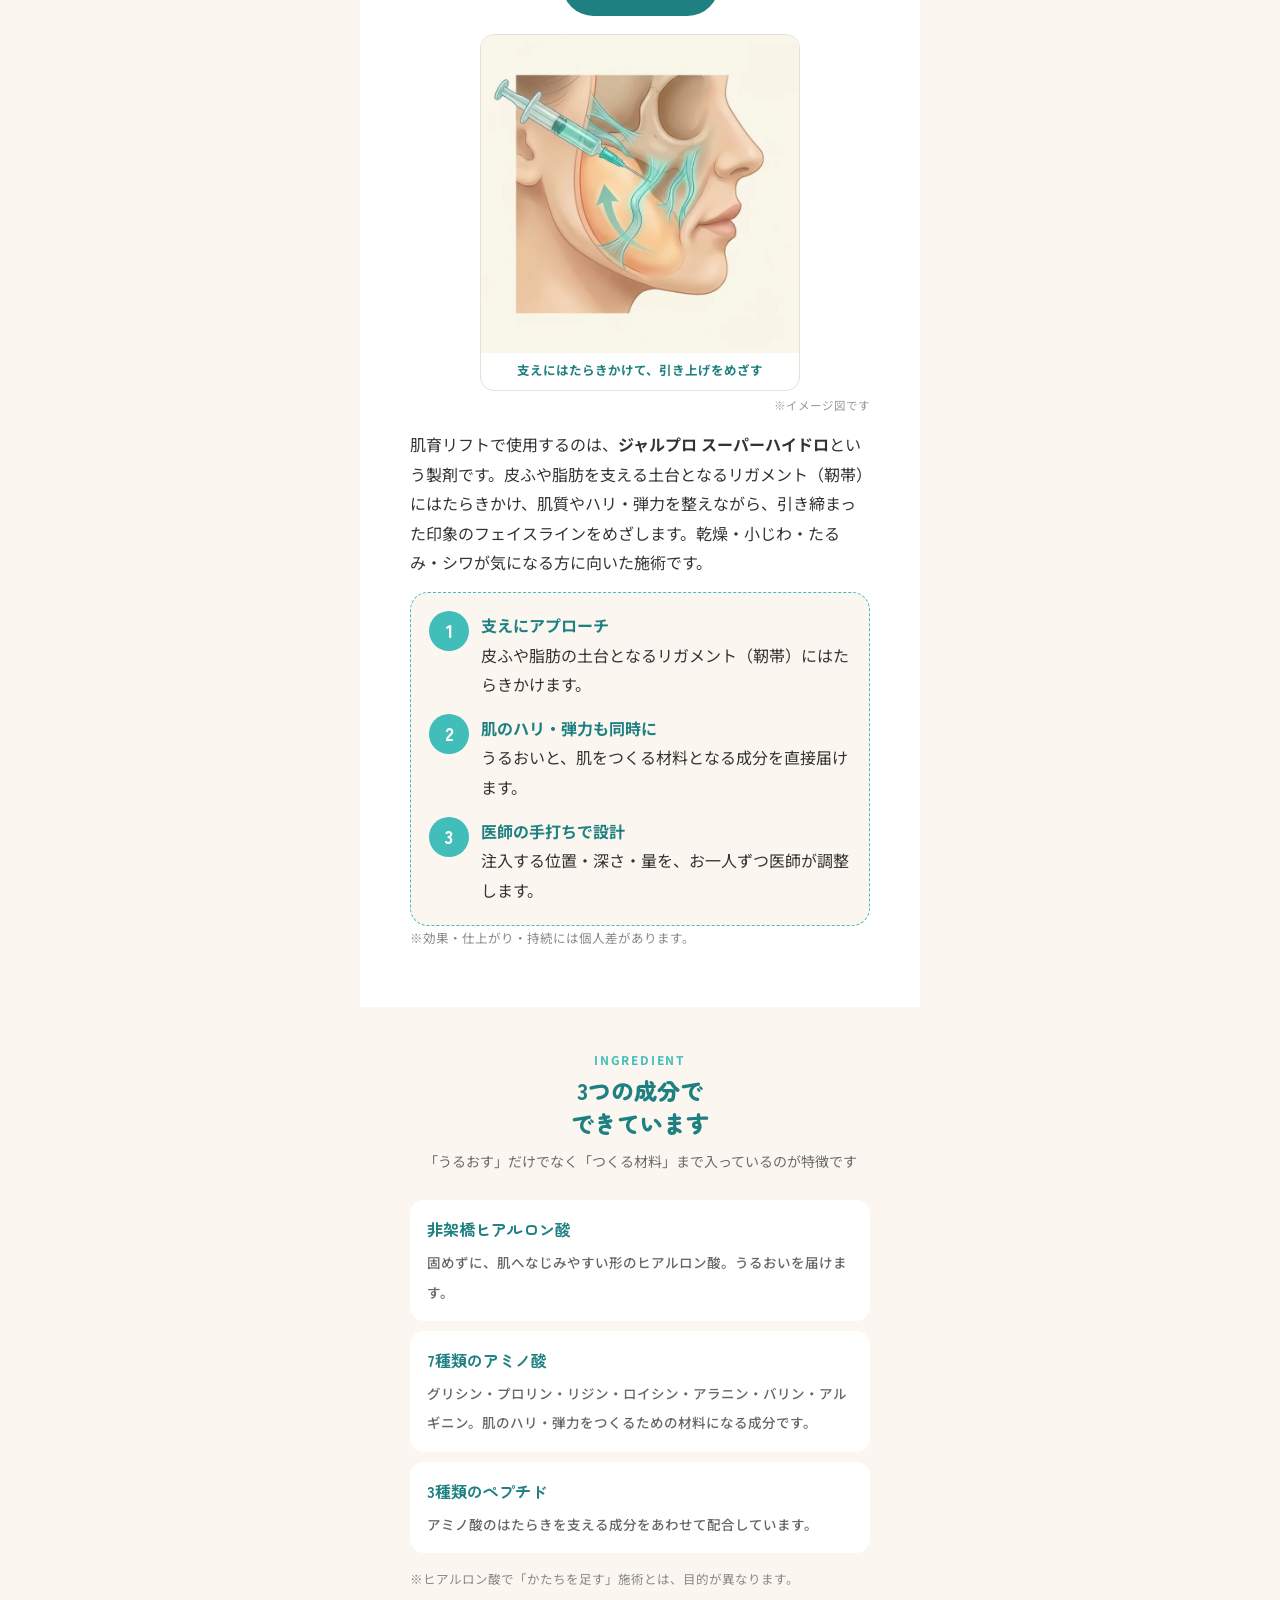
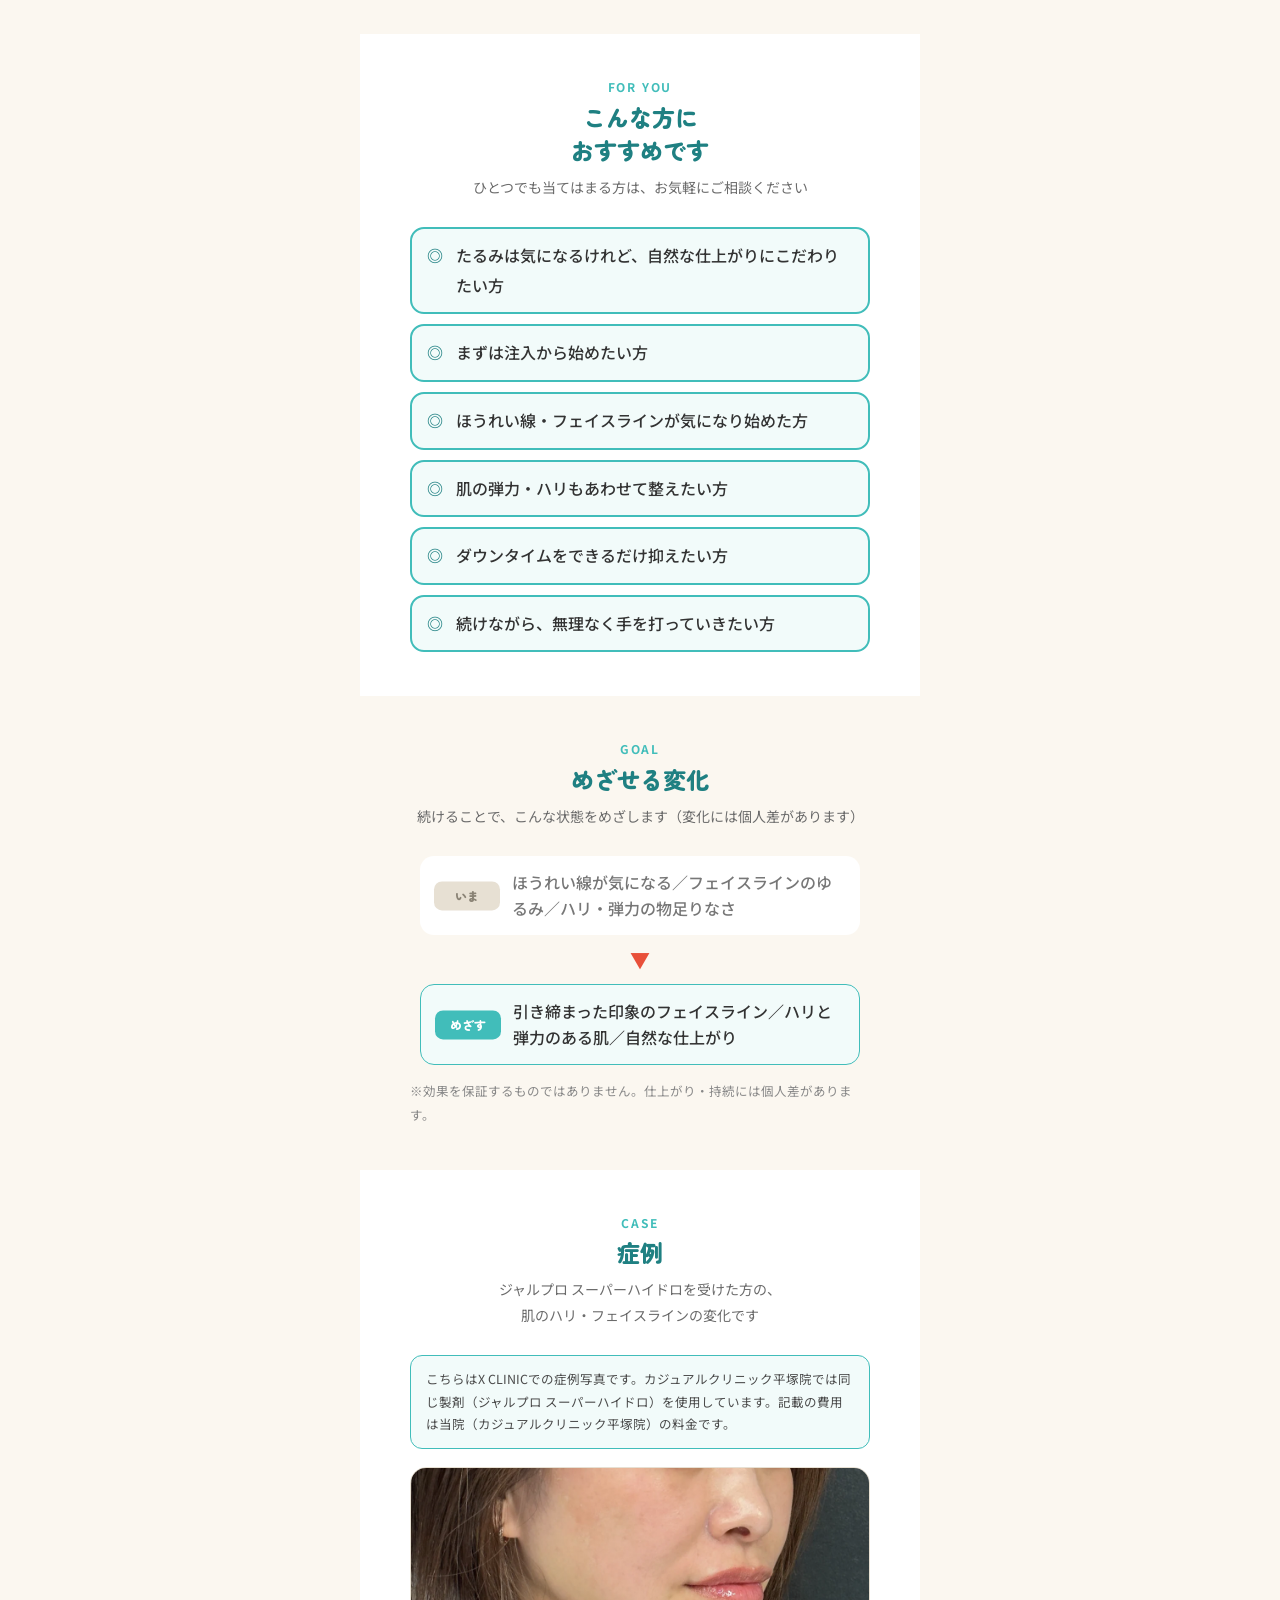
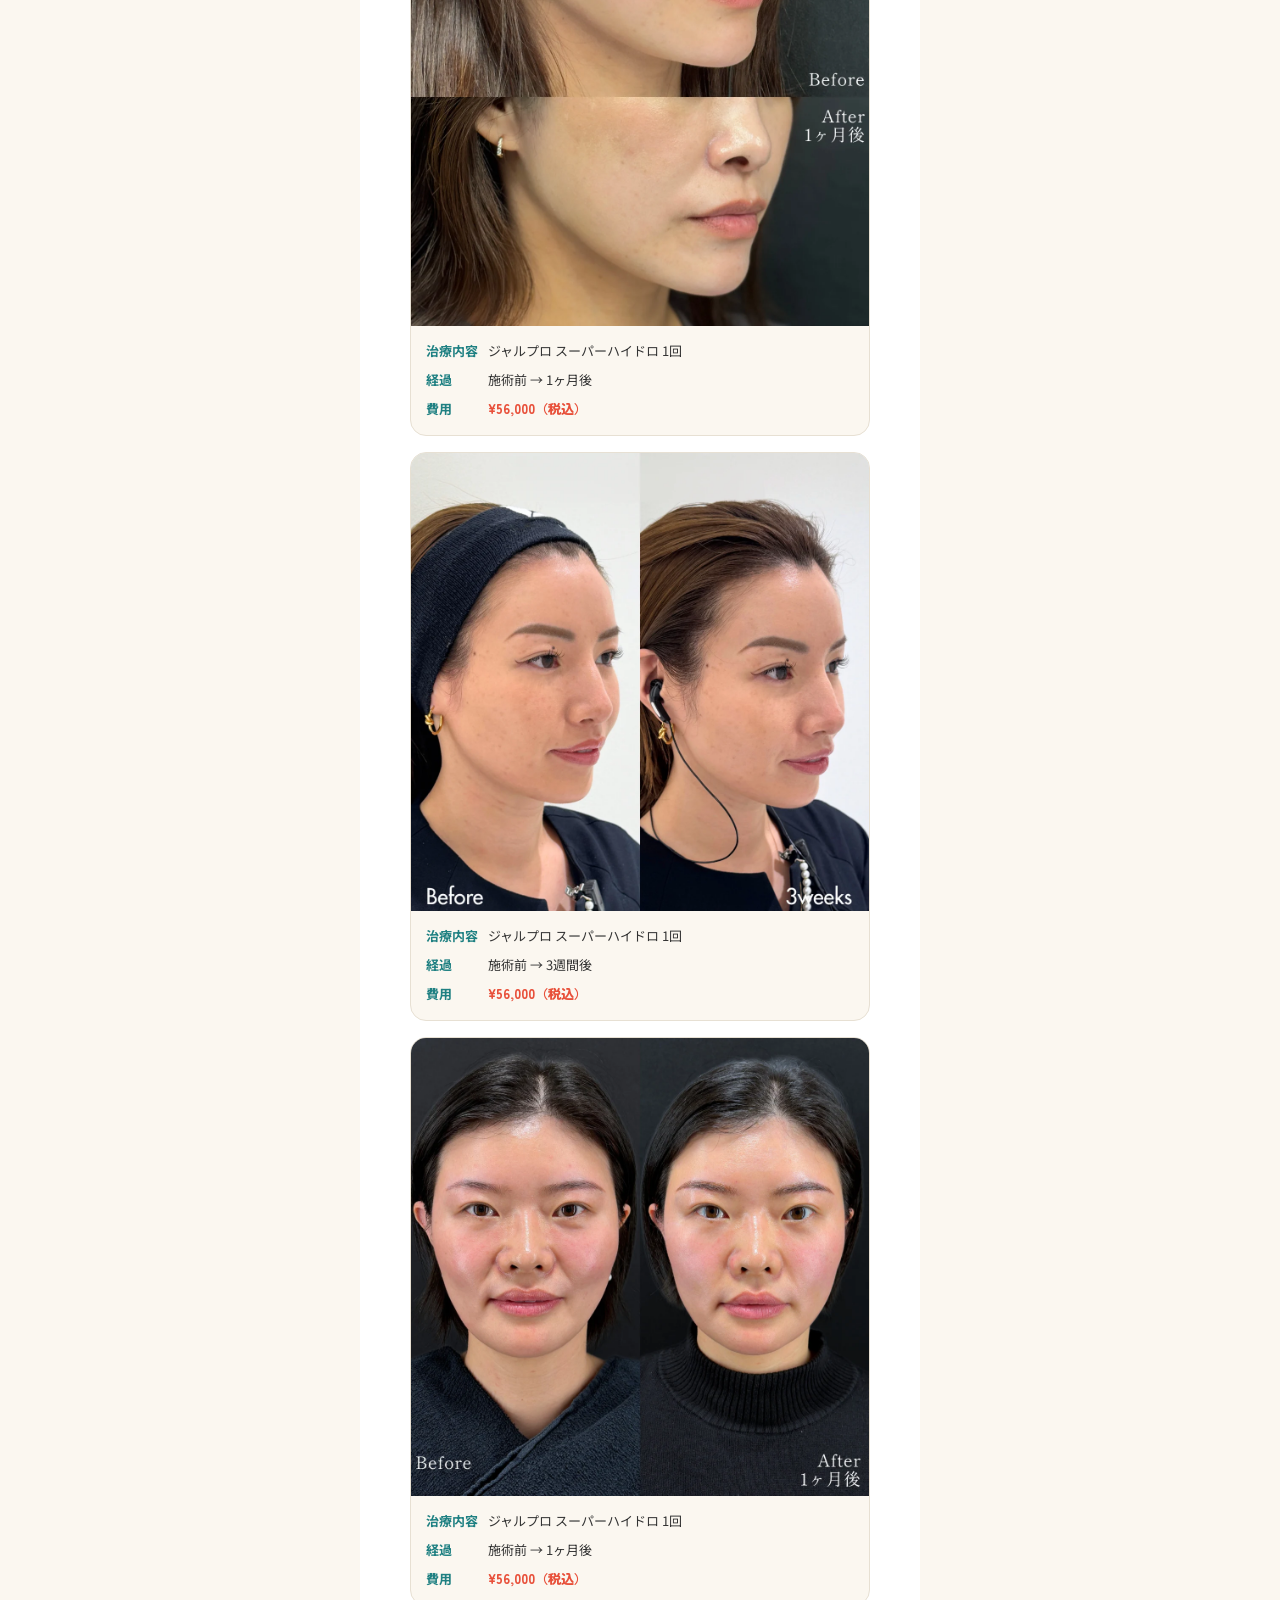
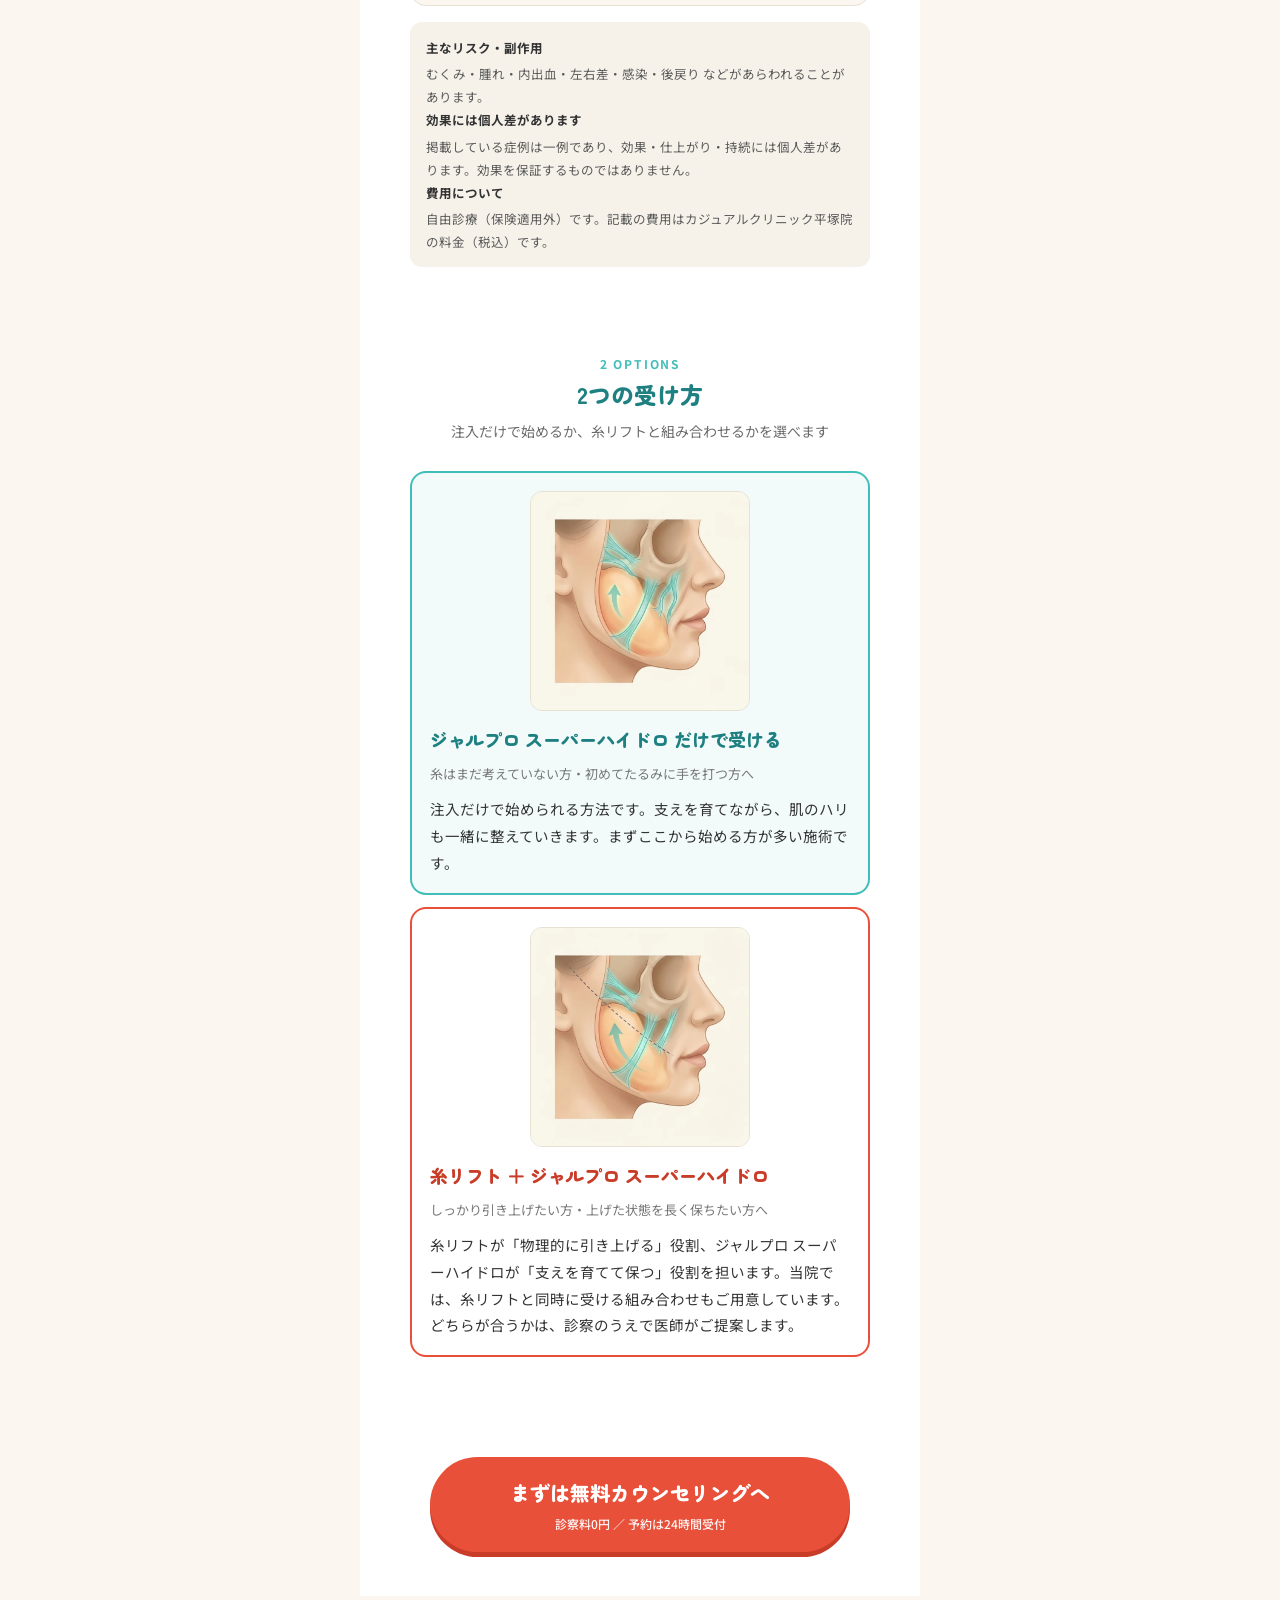
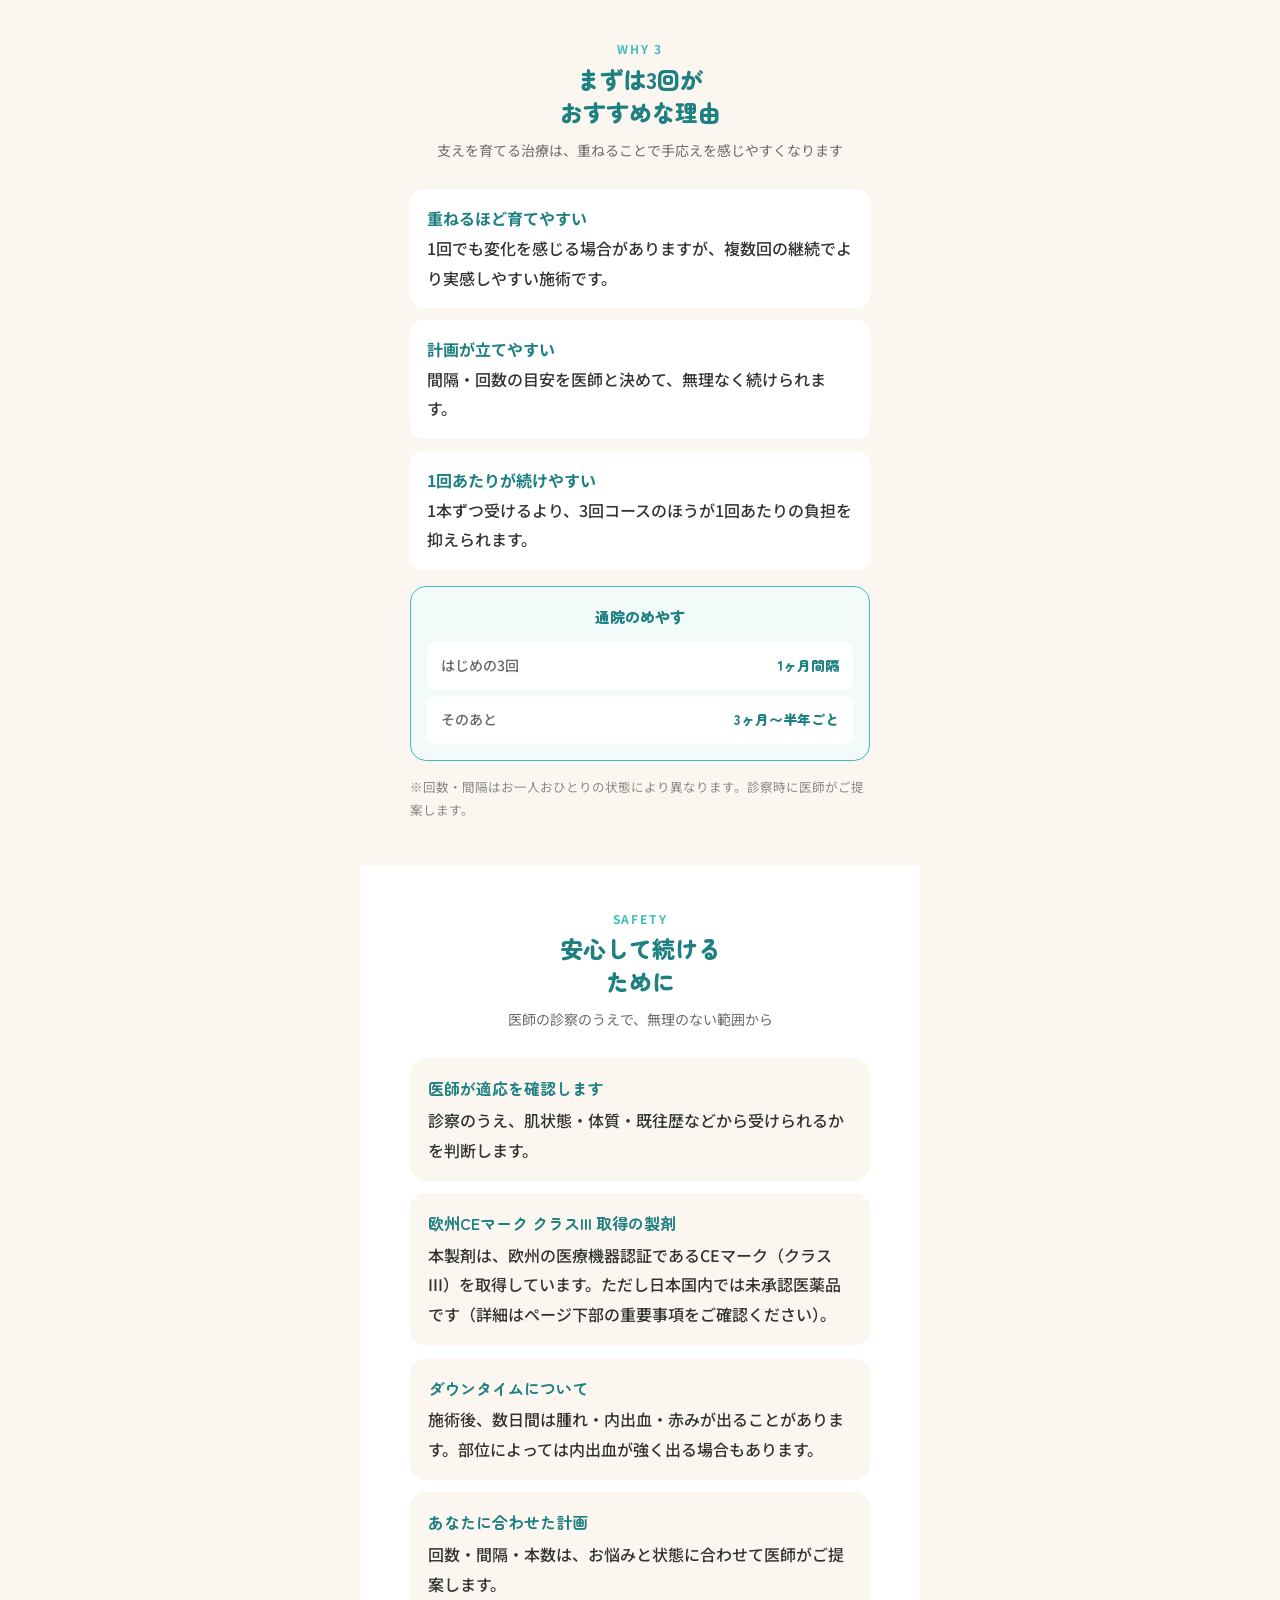
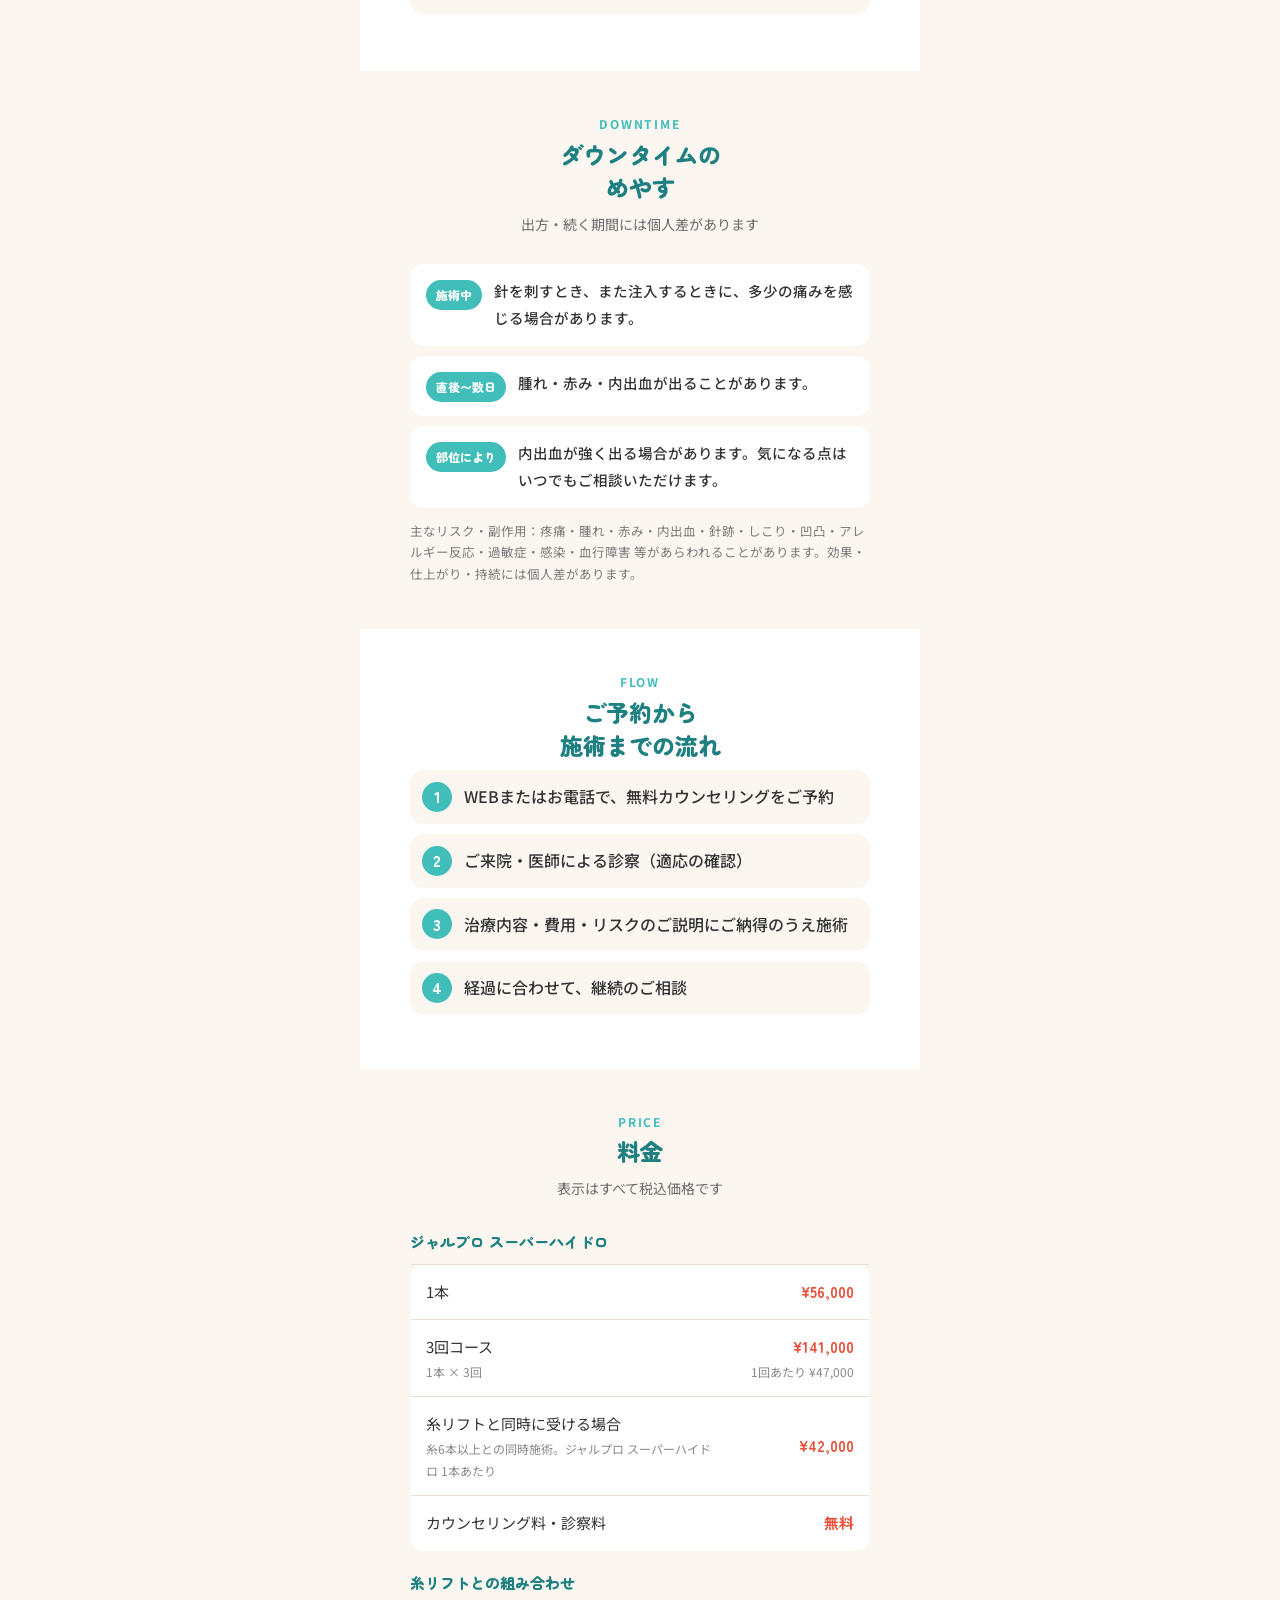
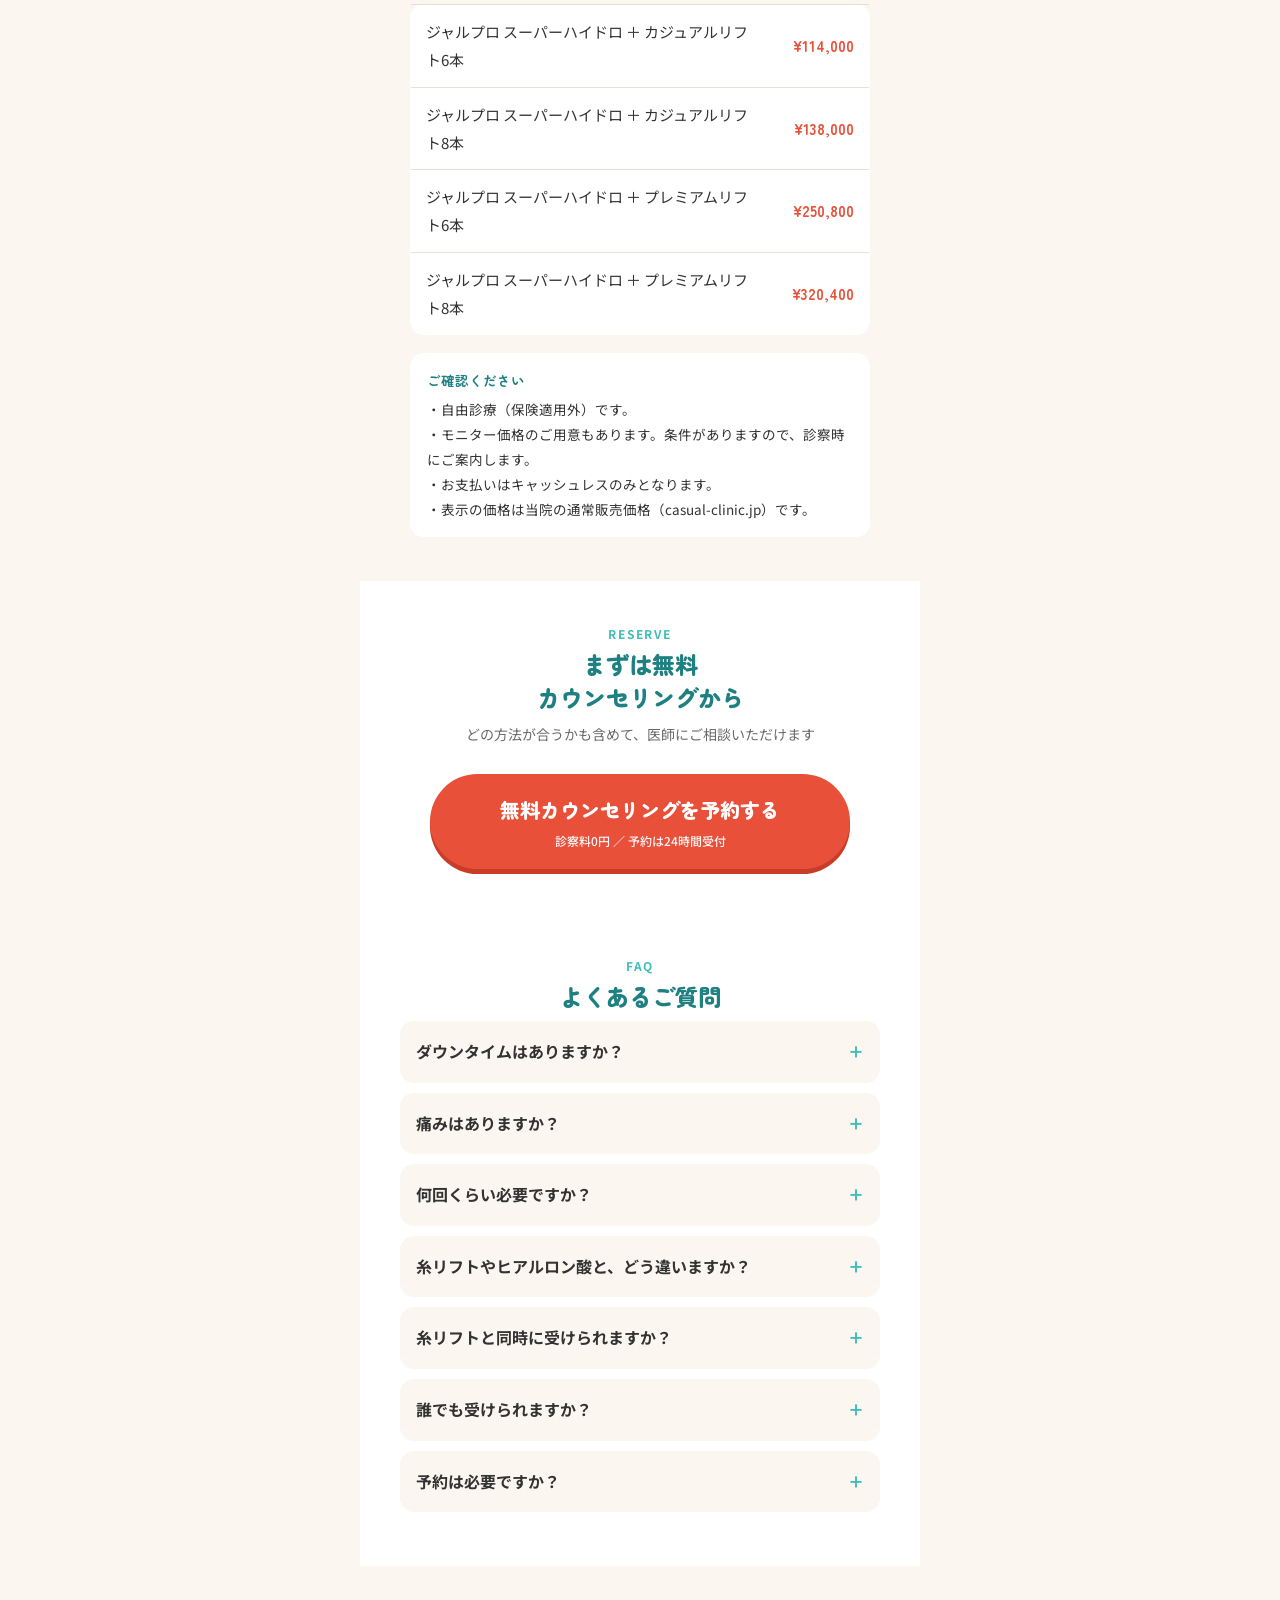
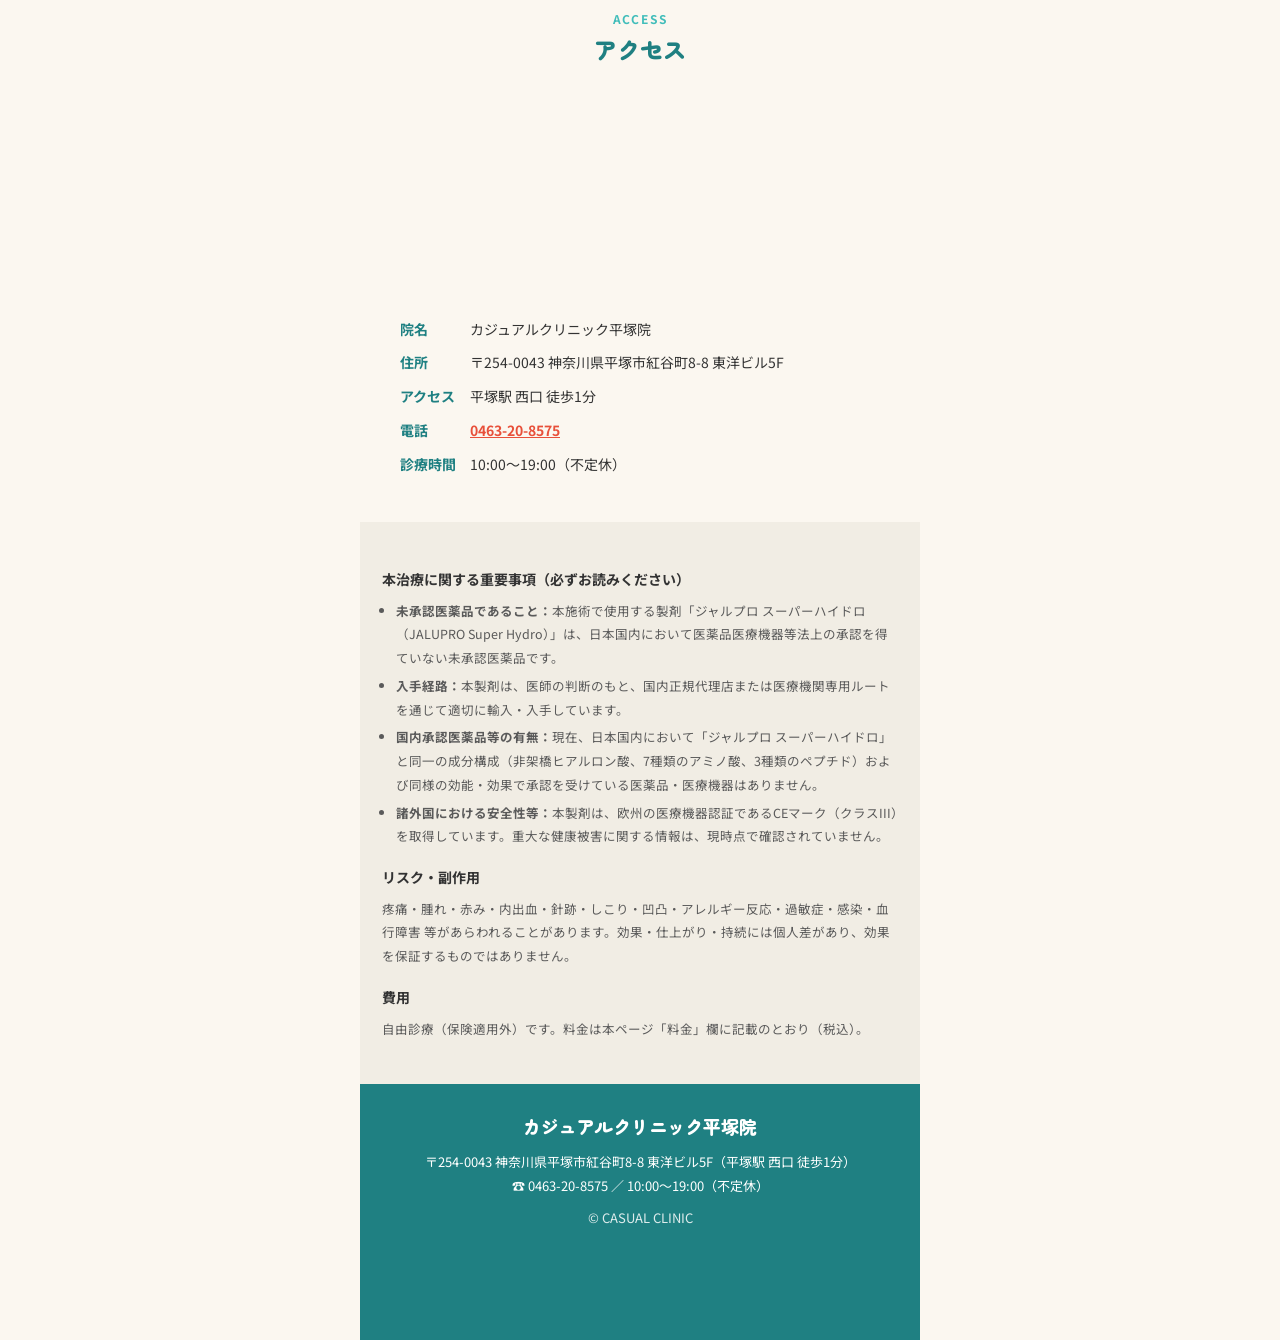
<file: jalupro_b/index.html>
<!doctype html>
<html lang="ja" data-variant="b_sasae">
<head>
<meta charset="UTF-8" />
<meta name="viewport" content="width=device-width, initial-scale=1.0" />

<!-- Google Tag Manager -->
<script>(function(w,d,s,l,i){w[l]=w[l]||[];w[l].push({'gtm.start':
new Date().getTime(),event:'gtm.js'});var f=d.getElementsByTagName(s)[0],
j=d.createElement(s),dl=l!='dataLayer'?'&l='+l:'';j.async=true;j.src=
'https://www.googletagmanager.com/gtm.js?id='+i+dl;f.parentNode.insertBefore(j,f);
})(window,document,'script','dataLayer','GTM-WC2TR6HJ');</script>
<!-- End Google Tag Manager -->

<!-- ▼ 計測: Google Analytics 4（差し替え） ▼ -->
<!-- <script async src="https://www.googletagmanager.com/gtag/js?id=G-XXXXXXX"></script>
<script>
  window.dataLayer = window.dataLayer || [];
  function gtag(){dataLayer.push(arguments);}
  gtag('js', new Date());
  gtag('config', 'G-XXXXXXX');
</script> -->
<!-- ▲ 計測 ▲ -->
<!-- ▼ 計測: Meta Pixel 1664233330808505（GTM経由で発火・直貼りする場合はここ） ▼ -->
<!-- ▲ 計測 ▲ -->

<title>肌育リフト（ジャルプロ スーパーハイドロ）| カジュアルクリニック平塚院</title>
<!-- OGP -->
<meta property="og:type" content="website" />
<meta property="og:title" content="リフトアップは、支えから。肌育リフト｜カジュアルクリニック平塚院" />
<meta property="og:description" content="肌の中の「支え」を育てて、内側から引き上げる。肌育×リフトアップの注入治療「肌育リフト（ジャルプロ スーパーハイドロ）」。1本 ¥56,000・3回コース ¥141,000。診察料0円・平塚駅西口 徒歩1分。" />
<meta property="og:url" content="https://casual-clinic.jp/lp/jalupro_b/" />
<meta property="og:image" content="https://casual-clinic.jp/lp/jalupro_b/images/og-image.png" />
<meta name="twitter:card" content="summary_large_image" />
<!-- favicon -->
<link rel="icon" href="images/favicon.ico" />

<meta name="description" content="リフトアップは、支えから。肌の中の「支え」を育てて、内側から引き上げる肌育リフト（ジャルプロ スーパーハイドロ）。ほうれい線・フェイスライン・ハリのお悩みに。1本 ¥56,000／3回コース ¥141,000（1回あたり¥47,000）。糸リフトと同時なら¥42,000。診察料0円・カジュアルクリニック平塚院。" />
<link rel="preconnect" href="https://fonts.googleapis.com" />
<link rel="preconnect" href="https://fonts.gstatic.com" crossorigin />
<link href="https://fonts.googleapis.com/css2?family=Zen+Maru+Gothic:wght@500;700;900&family=Noto+Sans+JP:wght@400;500;700&display=swap" rel="stylesheet" />

<link rel="stylesheet" href="css/style.css" />
</head>

<body>
<!-- Google Tag Manager (noscript) -->
<noscript><iframe src="https://www.googletagmanager.com/ns.html?id=GTM-WC2TR6HJ"
height="0" width="0" style="display:none;visibility:hidden"></iframe></noscript>
<!-- End Google Tag Manager (noscript) -->

<div class="wrap">

  <!-- ============ FV ============ -->
  <header class="fv-img">
    <img src="images/fv.webp" width="940" height="1672" alt="リフトアップは、支えから。肌の中の“支え”を育てて、内側から引き上げる。注入だけで始められる／糸と組み合わせることもできる。肌育リフト（ジャルプロ スーパーハイドロ）1本 ¥56,000・3回コース ¥141,000（1回あたり ¥47,000）。診察料0円。カジュアルクリニック平塚院・平塚駅西口 徒歩1分" />
    <div class="fv-cta">
      <a class="cta" href="https://reservation.medical-force.com/c/0eb80f93bffd4eecb4fcba722b481eb3/reservations/new?menu_ids=cb560f6f-7fe8-427f-a617-53defa138413&amp;utm_source=meta_ad&amp;utm_medium=lp&amp;utm_campaign=2609_jalupro&amp;utm_term=0&amp;utm_content=b_sasae" data-cta="reservation" data-pos="fv">無料カウンセリングを予約する<small>診察料0円 ／ 平塚駅 西口 徒歩1分</small></a>
    </div>
  </header>

  <!-- ============ 信頼バー ============ -->
  <section class="trust">
    <div class="ti"><b>駅徒歩1分</b>平塚駅 西口</div>
    <div class="ti"><b>診察料0円</b>まず相談から</div>
    <div class="ti"><b>医師の手打ち</b>1人ずつ設計</div>
  </section>

  <!-- ============ 悩み共感 ============ -->
  <section class="worry">
    <h2 class="sec"><span class="en">WORRY</span>こんなお悩み、<br>ありませんか？</h2>
    <ul>
      <li>ほうれい線が、前より気になるようになってきた</li>
      <li>フェイスラインのゆるみを感じるけれど、いきなり糸リフトには、まだ踏み切れない</li>
      <li>肌のハリ・弾力が物足りなくなってきた</li>
      <li>ヒアルロン酸で埋めるだけでいいのか、迷っている</li>
      <li>変わりすぎるのは避けたい。でも、何もしないのも不安</li>
    </ul>
  </section>

  <!-- ============ なぜ戻るのか ============ -->
  <section class="reason">
    <h2 class="sec"><span class="en">WHY</span>「上げる」だけでは、<br>戻ってしまう理由</h2>
    <p class="lead">たるみは、皮ふの表面だけで起きていません</p>
    <div class="illu2">
      <figure><img src="images/illust_why_before.webp" width="720" height="720" loading="lazy" alt="頬の断面のイメージ図。頬骨から伸びる支え（リガメント）が頬の脂肪をしっかり支えている状態" /><figcaption>支えがしっかりしている</figcaption></figure>
      <figure><img src="images/illust_why_after.webp" width="720" height="720" loading="lazy" alt="頬の断面のイメージ図。支え（リガメント）がゆるみ、頬の脂肪が下がってたるみが目立つ状態" /><figcaption>支えがゆるみ、頬が下がって<br>たるみが目立つ</figcaption></figure>
    </div>
    <p class="illu-note">※イメージ図です</p>
    <div class="box">
      <div class="r"><span class="num">1</span>肌の中には、皮ふや脂肪を下から<b>支えている「支え」（リガメント＝靭帯）</b>があります。</div>
      <div class="r"><span class="num">2</span>年齢とともにこの支えがゆるむと、上にある皮ふや脂肪が<b>下へ落ちやすい状態</b>になります。</div>
      <div class="r"><span class="num">3</span>だから、表面を引き上げても<b>支えが弱いままでは戻りやすい</b>。ここが見落とされがちなポイントです。</div>
      <div class="bridge">ジャルプロ スーパーハイドロは、この<span class="mk">「支え」そのものを育てる</span>ことをめざす注入治療です。<br>切らずに、注入で始められます。内側から引き上げる方向へアプローチします。</div>
    </div>
  </section>

  <!-- ============ 肌育リフトとは（掛け算） ============ -->
  <section class="about">
    <h2 class="sec"><span class="en">ABOUT</span>肌育リフト<br>とは</h2>
    <p class="lead">肌育とリフトアップ、ふたつを1本で</p>

    <div class="cross">
      <div class="cb">
        <div class="t">肌育</div>
        <div class="d">うるおい・ハリ・弾力を、内側から育てる</div>
      </div>
      <div class="x">×</div>
      <div class="cb">
        <div class="t">リフトアップ</div>
        <div class="d">ゆるんだ「支え」にはたらきかけ、引き上げをめざす</div>
      </div>
    </div>
    <div class="crossout">
      <div class="arw">▼</div>
      <div class="res">肌育リフト</div>
    </div>
    <figure class="illu1"><img src="images/illust_support.webp" width="720" height="720" loading="lazy" alt="頬骨の近くの支えに注入し、頬を引き上げるイメージ図" /><figcaption>支えにはたらきかけて、引き上げをめざす</figcaption></figure>
    <p class="illu-note">※イメージ図です</p>

    <p>肌育リフトで使用するのは、<b>ジャルプロ スーパーハイドロ</b>という製剤です。皮ふや脂肪を支える土台となるリガメント（靭帯）にはたらきかけ、肌質やハリ・弾力を整えながら、引き締まった印象のフェイスラインをめざします。乾燥・小じわ・たるみ・シワが気になる方に向いた施術です。</p>

    <div class="mecha">
      <div class="row"><span class="ic">1</span><div><b>支えにアプローチ</b><br>皮ふや脂肪の土台となるリガメント（靭帯）にはたらきかけます。</div></div>
      <div class="row"><span class="ic">2</span><div><b>肌のハリ・弾力も同時に</b><br>うるおいと、肌をつくる材料となる成分を直接届けます。</div></div>
      <div class="row"><span class="ic">3</span><div><b>医師の手打ちで設計</b><br>注入する位置・深さ・量を、お一人ずつ医師が調整します。</div></div>
    </div>
    <p class="note">※効果・仕上がり・持続には個人差があります。</p>
  </section>

  <!-- ============ 成分 ============ -->
  <section class="ingr">
    <h2 class="sec"><span class="en">INGREDIENT</span>3つの成分で<br>できています</h2>
    <p class="lead">「うるおす」だけでなく「つくる材料」まで入っているのが特徴です</p>
    <div class="grid">
      <div class="item"><b>非架橋ヒアルロン酸</b><span>固めずに、肌へなじみやすい形のヒアルロン酸。うるおいを届けます。</span></div>
      <div class="item"><b>7種類のアミノ酸</b><span>グリシン・プロリン・リジン・ロイシン・アラニン・バリン・アルギニン。肌のハリ・弾力をつくるための材料になる成分です。</span></div>
      <div class="item"><b>3種類のペプチド</b><span>アミノ酸のはたらきを支える成分をあわせて配合しています。</span></div>
    </div>
    <p class="note">※ヒアルロン酸で「かたちを足す」施術とは、目的が異なります。</p>
  </section>

  <!-- ============ こんな方に ============ -->
  <section class="target">
    <h2 class="sec"><span class="en">FOR YOU</span>こんな方に<br>おすすめです</h2>
    <p class="lead">ひとつでも当てはまる方は、お気軽にご相談ください</p>
    <ul>
      <li>たるみは気になるけれど、自然な仕上がりにこだわりたい方</li>
      <li>まずは注入から始めたい方</li>
      <li>ほうれい線・フェイスラインが気になり始めた方</li>
      <li>肌の弾力・ハリもあわせて整えたい方</li>
      <li>ダウンタイムをできるだけ抑えたい方</li>
      <li>続けながら、無理なく手を打っていきたい方</li>
    </ul>
  </section>

  <!-- ============ めざせる変化 ============ -->
  <section class="goal">
    <h2 class="sec"><span class="en">GOAL</span>めざせる変化</h2>
    <p class="lead">続けることで、こんな状態をめざします（変化には個人差があります）</p>
    <div class="ba">
      <div class="st before"><span class="lbl">いま</span>ほうれい線が気になる／フェイスラインのゆるみ／ハリ・弾力の物足りなさ</div>
      <div class="arw">▼</div>
      <div class="st after"><span class="lbl">めざす</span>引き締まった印象のフェイスライン／ハリと弾力のある肌／自然な仕上がり</div>
    </div>
    <p class="note">※効果を保証するものではありません。仕上がり・持続には個人差があります。</p>
  </section>


  <!-- ============ 症例 ============ -->
  <section class="cases">
    <h2 class="sec"><span class="en">CASE</span>症例</h2>
    <p class="lead">ジャルプロ スーパーハイドロを受けた方の、<br>肌のハリ・フェイスラインの変化です</p>

    <div class="src">
      こちらはX CLINICでの症例写真です。カジュアルクリニック平塚院では同じ製剤（ジャルプロ スーパーハイドロ）を使用しています。記載の費用は当院（カジュアルクリニック平塚院）の料金です。
    </div>

    <div class="grid">

      <div class="card">
        <img src="images/case_05.webp" width="1080" height="1080" loading="lazy" alt="ジャルプロ スーパーハイドロ 1回の症例。施術前と1ヶ月後の頬・口元の比較" />
        <div class="meta"><dl>
          <dt>治療内容</dt><dd>ジャルプロ スーパーハイドロ 1回</dd>
          <dt>経過</dt><dd>施術前 → 1ヶ月後</dd>
          <dt>費用</dt><dd class="fee">¥56,000（税込）</dd>
        </dl></div>
      </div>

      <div class="card">
        <img src="images/case_01.webp" width="1080" height="1080" loading="lazy" alt="ジャルプロ スーパーハイドロ 1回の症例。施術前と3週間後の横顔・フェイスラインの比較" />
        <div class="meta"><dl>
          <dt>治療内容</dt><dd>ジャルプロ スーパーハイドロ 1回</dd>
          <dt>経過</dt><dd>施術前 → 3週間後</dd>
          <dt>費用</dt><dd class="fee">¥56,000（税込）</dd>
        </dl></div>
      </div>

      <div class="card">
        <img src="images/case_02.webp" width="1080" height="1080" loading="lazy" alt="ジャルプロ スーパーハイドロ 1回の症例。施術前と1ヶ月後の正面の比較" />
        <div class="meta"><dl>
          <dt>治療内容</dt><dd>ジャルプロ スーパーハイドロ 1回</dd>
          <dt>経過</dt><dd>施術前 → 1ヶ月後</dd>
          <dt>費用</dt><dd class="fee">¥56,000（税込）</dd>
        </dl></div>
      </div>
    </div>

    <div class="risk">
      <b>主なリスク・副作用</b>
      むくみ・腫れ・内出血・左右差・感染・後戻り などがあらわれることがあります。<br>
      <b>効果には個人差があります</b>
      掲載している症例は一例であり、効果・仕上がり・持続には個人差があります。効果を保証するものではありません。<br>
      <b>費用について</b>
      自由診療（保険適用外）です。記載の費用はカジュアルクリニック平塚院の料金（税込）です。
    </div>
  </section>

  <!-- ============ 糸リフトとの関係 ============ -->
  <section class="thread">
    <h2 class="sec"><span class="en">2 OPTIONS</span>2つの受け方</h2>
    <p class="lead">注入だけで始めるか、糸リフトと組み合わせるかを選べます</p>

    <div class="tb solo">
      <div class="tb-illu"><img src="images/illust_thread_solo.webp" width="720" height="720" loading="lazy" alt="支えを育てて、頬を支えるイメージ図" /></div>
      <div class="h">ジャルプロ スーパーハイドロ だけで受ける</div>
      <div class="who">糸はまだ考えていない方・初めてたるみに手を打つ方へ</div>
      <p>注入だけで始められる方法です。支えを育てながら、肌のハリも一緒に整えていきます。まずここから始める方が多い施術です。</p>
    </div>

    <div class="tb plus">
      <div class="tb-illu"><img src="images/illust_thread_combo.webp" width="720" height="720" loading="lazy" alt="糸で引き上げ、支えで保つイメージ図" /></div>
      <div class="h">糸リフト ＋ ジャルプロ スーパーハイドロ</div>
      <div class="who">しっかり引き上げたい方・上げた状態を長く保ちたい方へ</div>
      <p>糸リフトが「物理的に引き上げる」役割、ジャルプロ スーパーハイドロが「支えを育てて保つ」役割を担います。当院では、糸リフトと同時に受ける組み合わせもご用意しています。どちらが合うかは、診察のうえで医師がご提案します。</p>
    </div>
  </section>

  <!-- ============ 中間CTA ============ -->
  <section class="cta-mid">
    <a class="cta" href="https://reservation.medical-force.com/c/0eb80f93bffd4eecb4fcba722b481eb3/reservations/new?menu_ids=cb560f6f-7fe8-427f-a617-53defa138413&amp;utm_source=meta_ad&amp;utm_medium=lp&amp;utm_campaign=2609_jalupro&amp;utm_term=0&amp;utm_content=b_sasae" data-cta="reservation" data-pos="mid">まずは無料カウンセリングへ<small>診察料0円 ／ 予約は24時間受付</small></a>
  </section>

  <!-- ============ なぜ3回 ============ -->
  <section class="why3">
    <h2 class="sec"><span class="en">WHY 3</span>まずは3回が<br>おすすめな理由</h2>
    <p class="lead">支えを育てる治療は、重ねることで手応えを感じやすくなります</p>
    <div class="grid">
      <div class="item"><b>重ねるほど育てやすい</b><br>1回でも変化を感じる場合がありますが、複数回の継続でより実感しやすい施術です。</div>
      <div class="item"><b>計画が立てやすい</b><br>間隔・回数の目安を医師と決めて、無理なく続けられます。</div>
      <div class="item"><b>1回あたりが続けやすい</b><br>1本ずつ受けるより、3回コースのほうが1回あたりの負担を抑えられます。</div>
    </div>
    <div class="plan">
      <div class="ph">通院のめやす</div>
      <div class="prow"><span class="pl">はじめの3回</span><span class="pv">1ヶ月間隔</span></div>
      <div class="prow"><span class="pl">そのあと</span><span class="pv">3ヶ月〜半年ごと</span></div>
    </div>
    <p class="note">※回数・間隔はお一人おひとりの状態により異なります。診察時に医師がご提案します。</p>
  </section>

  <!-- ============ 安全性 ============ -->
  <section class="safety">
    <h2 class="sec"><span class="en">SAFETY</span>安心して続ける<br>ために</h2>
    <p class="lead">医師の診察のうえで、無理のない範囲から</p>
    <div class="card"><b>医師が適応を確認します</b>診察のうえ、肌状態・体質・既往歴などから受けられるかを判断します。</div>
    <div class="card"><b>欧州CEマーク クラスIII 取得の製剤</b>本製剤は、欧州の医療機器認証であるCEマーク（クラスIII）を取得しています。ただし日本国内では未承認医薬品です（詳細はページ下部の重要事項をご確認ください）。</div>
    <div class="card"><b>ダウンタイムについて</b>施術後、数日間は腫れ・内出血・赤みが出ることがあります。部位によっては内出血が強く出る場合もあります。</div>
    <div class="card"><b>あなたに合わせた計画</b>回数・間隔・本数は、お悩みと状態に合わせて医師がご提案します。</div>
  </section>

  <!-- ============ ダウンタイム ============ -->
  <section class="dt">
    <h2 class="sec"><span class="en">DOWNTIME</span>ダウンタイムの<br>めやす</h2>
    <p class="lead">出方・続く期間には個人差があります</p>
    <div class="tl">
      <div class="tr"><span class="w">施術中</span><p>針を刺すとき、また注入するときに、多少の痛みを感じる場合があります。</p></div>
      <div class="tr"><span class="w">直後〜数日</span><p>腫れ・赤み・内出血が出ることがあります。</p></div>
      <div class="tr"><span class="w">部位により</span><p>内出血が強く出る場合があります。気になる点はいつでもご相談いただけます。</p></div>
    </div>
    <p class="caption">主なリスク・副作用：疼痛・腫れ・赤み・内出血・針跡・しこり・凹凸・アレルギー反応・過敏症・感染・血行障害 等があらわれることがあります。効果・仕上がり・持続には個人差があります。</p>
  </section>

  <!-- ============ 流れ ============ -->
  <section class="flow">
    <h2 class="sec"><span class="en">FLOW</span>ご予約から<br>施術までの流れ</h2>
    <ol>
      <li>WEBまたはお電話で、無料カウンセリングをご予約</li>
      <li>ご来院・医師による診察（適応の確認）</li>
      <li>治療内容・費用・リスクのご説明にご納得のうえ施術</li>
      <li>経過に合わせて、継続のご相談</li>
    </ol>
  </section>

  <!-- ============ 料金 ============ -->
  <section class="price-sec">
    <h2 class="sec"><span class="en">PRICE</span>料金</h2>
    <p class="lead">表示はすべて税込価格です</p>

    <table>
      <caption>ジャルプロ スーパーハイドロ</caption>
      <tr><td>1本</td><td>¥56,000</td></tr>
      <tr><td>3回コース<span class="sm">1本 × 3回</span></td><td>¥141,000<span class="sm">1回あたり ¥47,000</span></td></tr>
      <tr><td>糸リフトと同時に受ける場合<span class="sm">糸6本以上との同時施術。ジャルプロ スーパーハイドロ 1本あたり</span></td><td>¥42,000</td></tr>
      <tr><td>カウンセリング料・診察料</td><td>無料</td></tr>
    </table>

    <table>
      <caption>糸リフトとの組み合わせ</caption>
      <tr><td>ジャルプロ スーパーハイドロ ＋ カジュアルリフト6本</td><td>¥114,000</td></tr>
      <tr><td>ジャルプロ スーパーハイドロ ＋ カジュアルリフト8本</td><td>¥138,000</td></tr>
      <tr><td>ジャルプロ スーパーハイドロ ＋ プレミアムリフト6本</td><td>¥250,800</td></tr>
      <tr><td>ジャルプロ スーパーハイドロ ＋ プレミアムリフト8本</td><td>¥320,400</td></tr>
    </table>

    <div class="pay">
      <b>ご確認ください</b>
      ・自由診療（保険適用外）です。<br>
      ・モニター価格のご用意もあります。条件がありますので、診察時にご案内します。<br>
      ・お支払いはキャッシュレスのみとなります。<br>
      ・表示の価格は当院の通常販売価格（casual-clinic.jp）です。
    </div>
  </section>

  <!-- ============ 予約CTA ============ -->
  <section id="reserve" class="reserve">
    <h2 class="sec"><span class="en">RESERVE</span>まずは無料<br>カウンセリングから</h2>
    <p class="lead">どの方法が合うかも含めて、医師にご相談いただけます</p>
    <a class="cta" href="https://reservation.medical-force.com/c/0eb80f93bffd4eecb4fcba722b481eb3/reservations/new?menu_ids=cb560f6f-7fe8-427f-a617-53defa138413&amp;utm_source=meta_ad&amp;utm_medium=lp&amp;utm_campaign=2609_jalupro&amp;utm_term=0&amp;utm_content=b_sasae" data-cta="reservation" data-pos="reserve">無料カウンセリングを予約する<small>診察料0円 ／ 予約は24時間受付</small></a>
  </section>

  <!-- ============ FAQ ============ -->
  <section class="faq">
    <h2 class="sec"><span class="en">FAQ</span>よくあるご質問</h2>
    <details><summary>ダウンタイムはありますか？</summary><p>数日間は腫れ・内出血・赤みが出ることがあります。部位によっては内出血が強く出る場合もあります。出方や続く期間には個人差があります。</p></details>
    <details><summary>痛みはありますか？</summary><p>針を刺すときと注入するときに、多少の痛みを感じる場合があります。感じ方には個人差があります。痛みが不安な方は、診察時にご相談ください。</p></details>
    <details><summary>何回くらい必要ですか？</summary><p>はじめは1ヶ月間隔で3回、そのあとは3ヶ月〜半年ごとの継続をおすすめしています。ただし回数・間隔はお一人おひとりの状態により異なりますので、診察時に医師がご提案します。</p></details>
    <details><summary>糸リフトやヒアルロン酸と、どう違いますか？</summary><p>糸リフトは物理的に引き上げる施術、ヒアルロン酸はかたちを足す施術です。ジャルプロ スーパーハイドロは、皮ふや脂肪を支える土台にはたらきかけて、ハリ・弾力を育てながら引き上げをめざす施術です。目的が異なるため、組み合わせてご提案する場合もあります。</p></details>
    <details><summary>糸リフトと同時に受けられますか？</summary><p>はい。糸リフトと同時に受けていただく組み合わせもご用意しています。適応やご希望に応じて、診察時に医師がご提案します。</p></details>
    <details><summary>誰でも受けられますか？</summary><p>医師の診察により、肌状態・体質・既往歴などから適応を確認します。妊娠中・授乳中の方など、受けられない場合があります。まずは無料カウンセリングでご相談ください。</p></details>
    <details><summary>予約は必要ですか？</summary><p>予約なしでもご受診いただけますが、ご予約のお客様を優先してご案内しております。混雑状況によってはお待ちいただく場合がございますので、スムーズなご案内をご希望の方は事前のご予約をおすすめしております。ご予約はWEBから24時間受け付けています。</p></details>
  </section>

  <!-- ============ アクセス ============ -->
  <section class="access">
    <h2 class="sec"><span class="en">ACCESS</span>アクセス</h2>
    <div class="box">
      <iframe loading="lazy" title="カジュアルクリニック平塚院の地図" src="https://maps.google.com/maps?q=%E3%82%AB%E3%82%B8%E3%83%A5%E3%82%A2%E3%83%AB%E3%82%AF%E3%83%AA%E3%83%8B%E3%83%83%E3%82%AF%E5%B9%B3%E5%A1%9A%E9%99%A2&amp;z=17&amp;output=embed"></iframe>
      <dl>
        <dt>院名</dt><dd>カジュアルクリニック平塚院</dd>
        <dt>住所</dt><dd>〒254-0043 神奈川県平塚市紅谷町8-8 東洋ビル5F</dd>
        <dt>アクセス</dt><dd>平塚駅 西口 徒歩1分</dd>
        <dt>電話</dt><dd><a href="tel:0463208575">0463-20-8575</a></dd>
        <dt>診療時間</dt><dd>10:00〜19:00（不定休）</dd>
      </dl>
    </div>
  </section>

  <!-- ============ 医療広告GL 必須記載（未承認・自由診療） ============ -->
  <section class="legal">
    <h3>本治療に関する重要事項（必ずお読みください）</h3>
    <ul>
      <li><b>未承認医薬品であること：</b>本施術で使用する製剤「ジャルプロ スーパーハイドロ（JALUPRO Super Hydro）」は、日本国内において医薬品医療機器等法上の承認を得ていない未承認医薬品です。</li>
      <li><b>入手経路：</b>本製剤は、医師の判断のもと、国内正規代理店または医療機関専用ルートを通じて適切に輸入・入手しています。</li>
      <li><b>国内承認医薬品等の有無：</b>現在、日本国内において「ジャルプロ スーパーハイドロ」と同一の成分構成（非架橋ヒアルロン酸、7種類のアミノ酸、3種類のペプチド）および同様の効能・効果で承認を受けている医薬品・医療機器はありません。</li>
      <li><b>諸外国における安全性等：</b>本製剤は、欧州の医療機器認証であるCEマーク（クラスIII）を取得しています。重大な健康被害に関する情報は、現時点で確認されていません。</li>
    </ul>
    <h3>リスク・副作用</h3>
    <p>疼痛・腫れ・赤み・内出血・針跡・しこり・凹凸・アレルギー反応・過敏症・感染・血行障害 等があらわれることがあります。効果・仕上がり・持続には個人差があり、効果を保証するものではありません。</p>
    <h3>費用</h3>
    <p>自由診療（保険適用外）です。料金は本ページ「料金」欄に記載のとおり（税込）。</p>
  </section>

  <footer class="foot">
    <div class="brand maru">カジュアルクリニック平塚院</div>
    <div>〒254-0043 神奈川県平塚市紅谷町8-8 東洋ビル5F（平塚駅 西口 徒歩1分）</div>
    <div>☎ 0463-20-8575 ／ 10:00〜19:00（不定休）</div>
    <div class="copy">© CASUAL CLINIC</div>
  </footer>

</div>

<div class="cta-fixed">
  <a class="cta" href="https://reservation.medical-force.com/c/0eb80f93bffd4eecb4fcba722b481eb3/reservations/new?menu_ids=cb560f6f-7fe8-427f-a617-53defa138413&amp;utm_source=meta_ad&amp;utm_medium=lp&amp;utm_campaign=2609_jalupro&amp;utm_term=0&amp;utm_content=b_sasae" data-cta="reservation" data-pos="fixed">無料カウンセリングを予約する<small>診察料0円 ／ 予約は24時間受付</small></a>
</div>

<script src="js/main.js"></script>
</body>
</html>
</file>
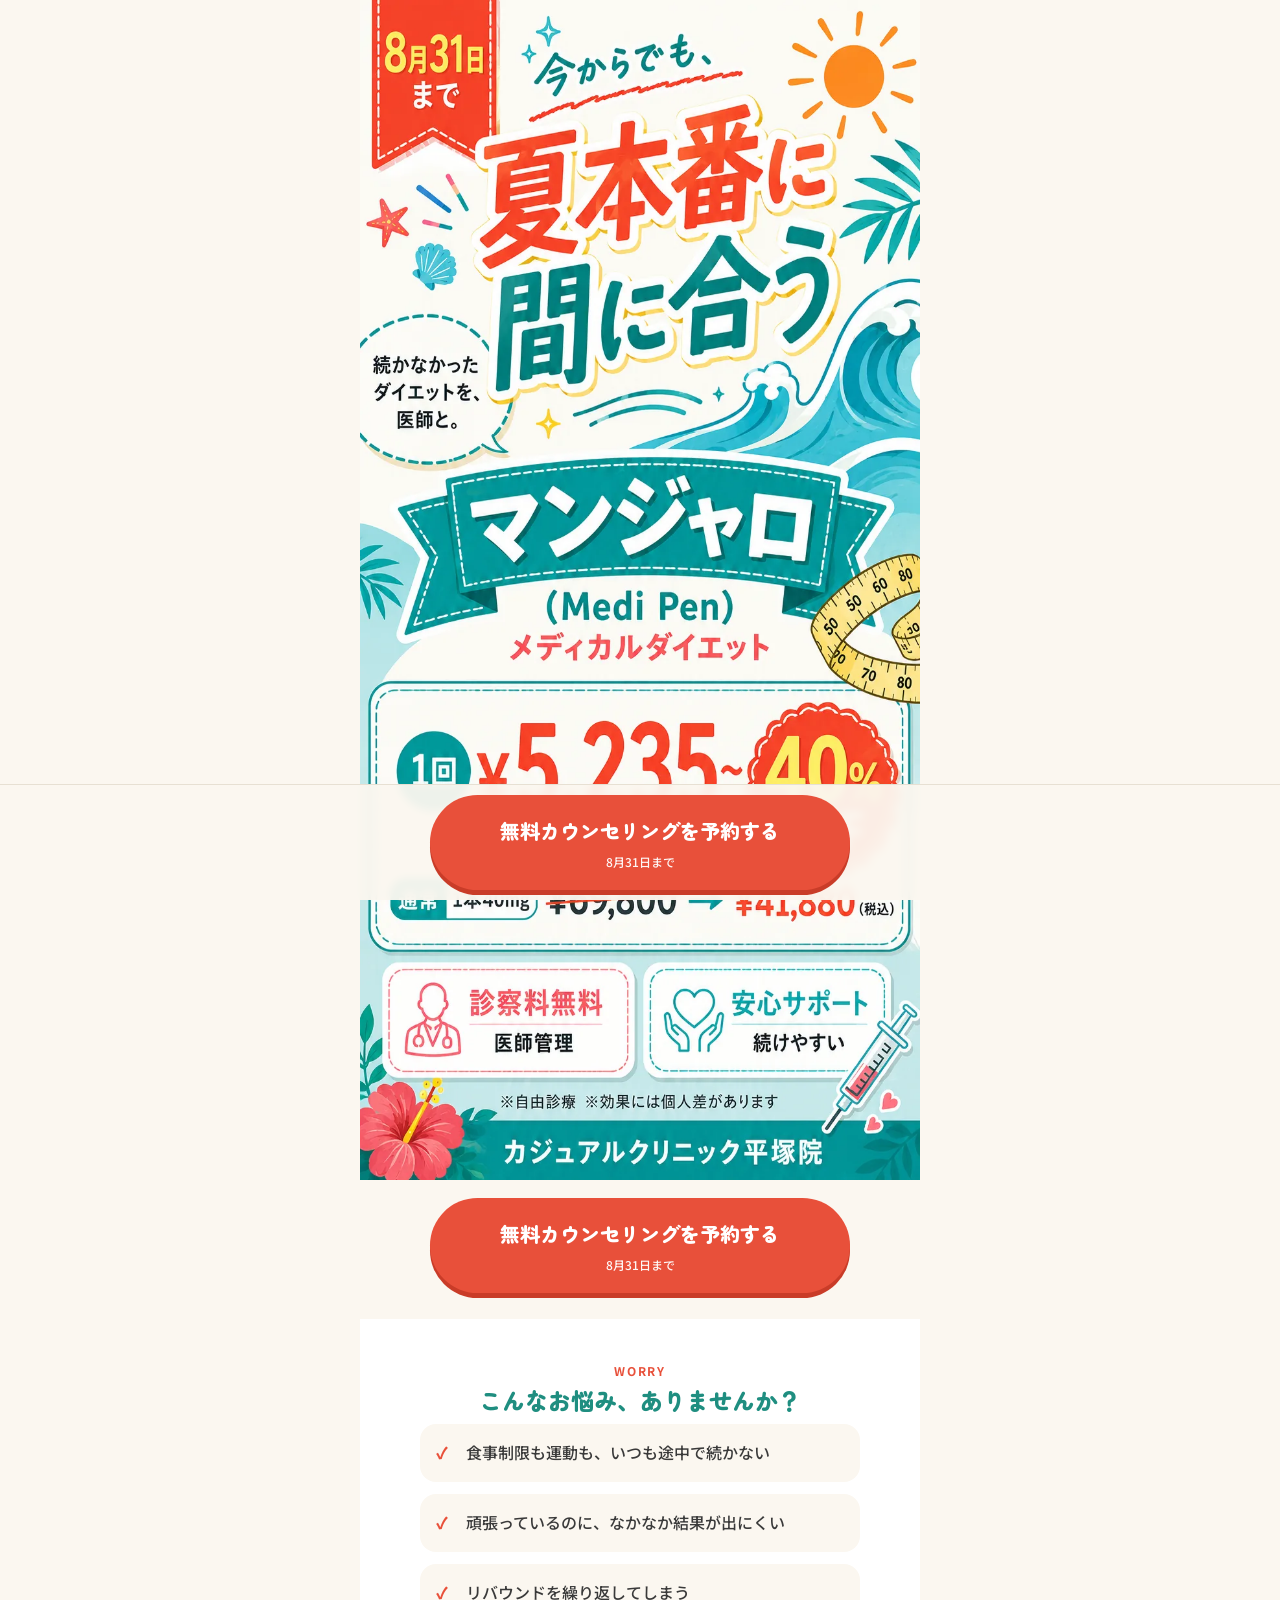
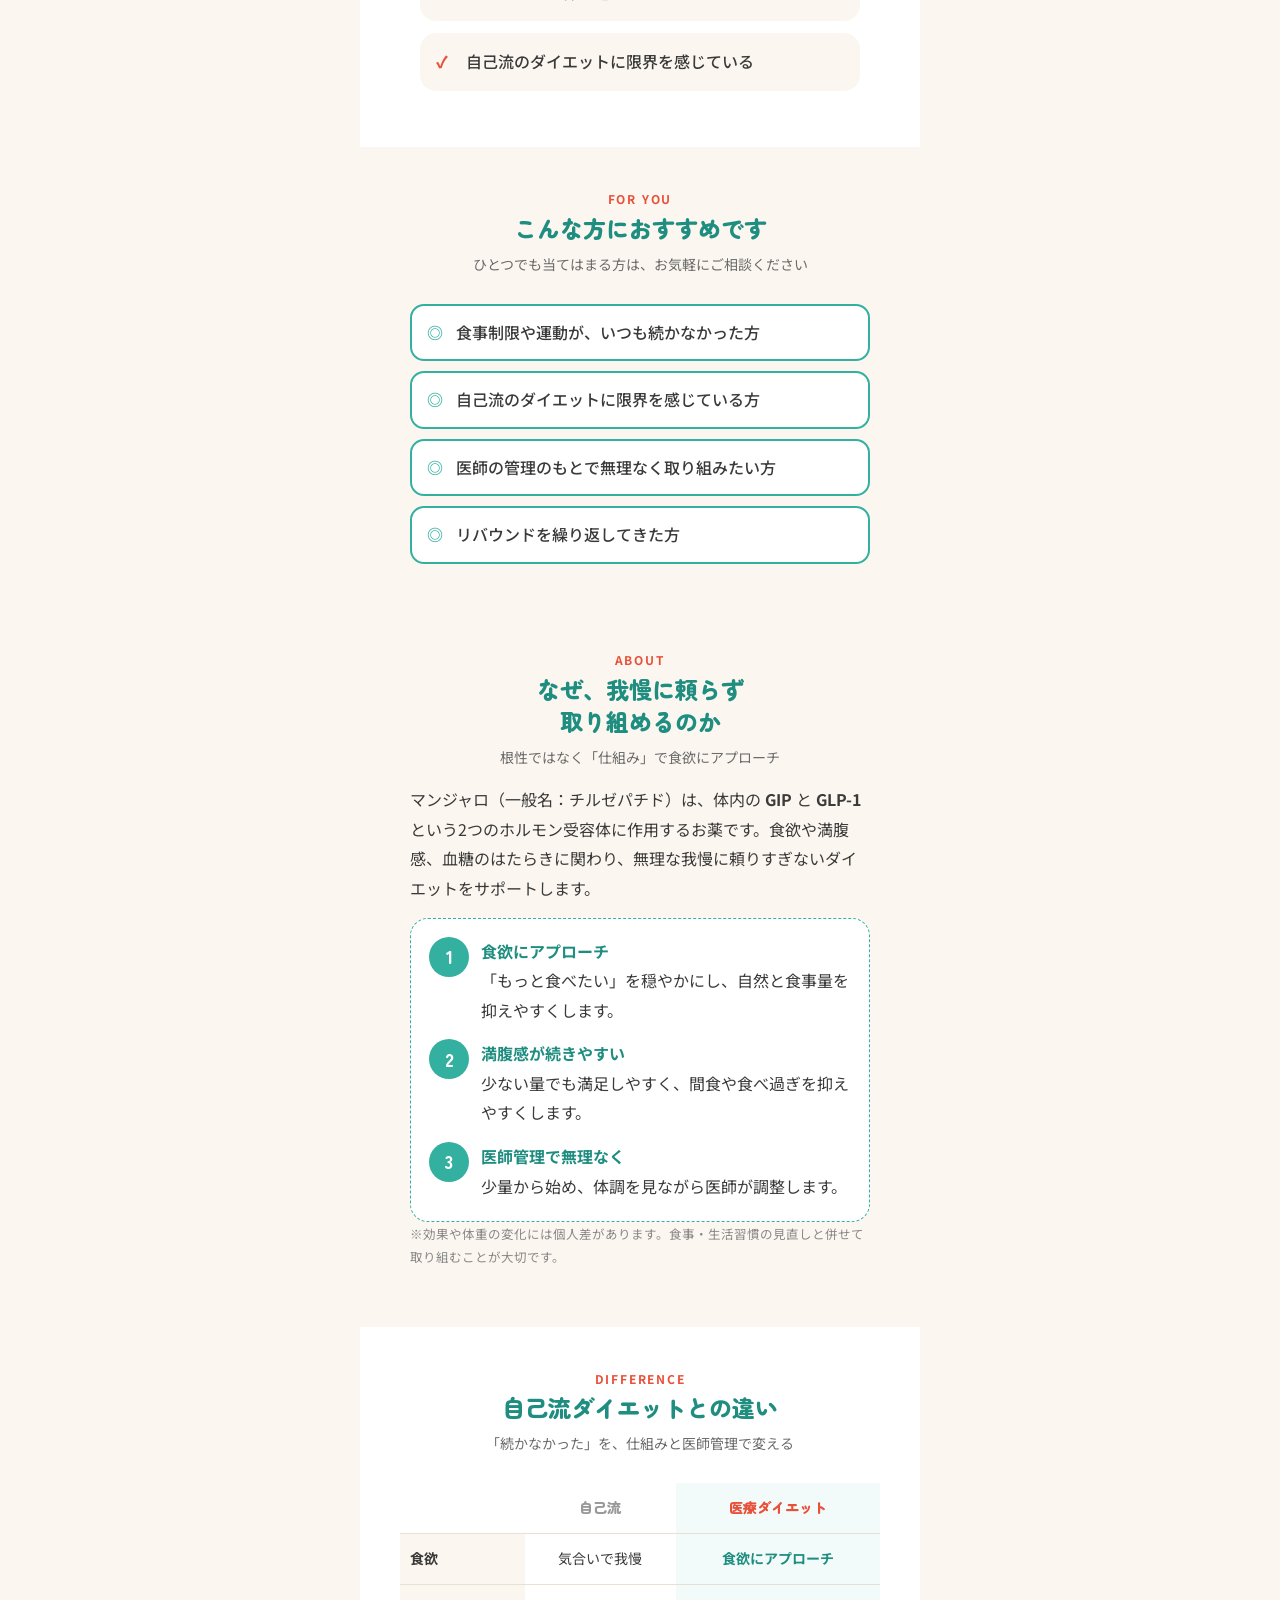
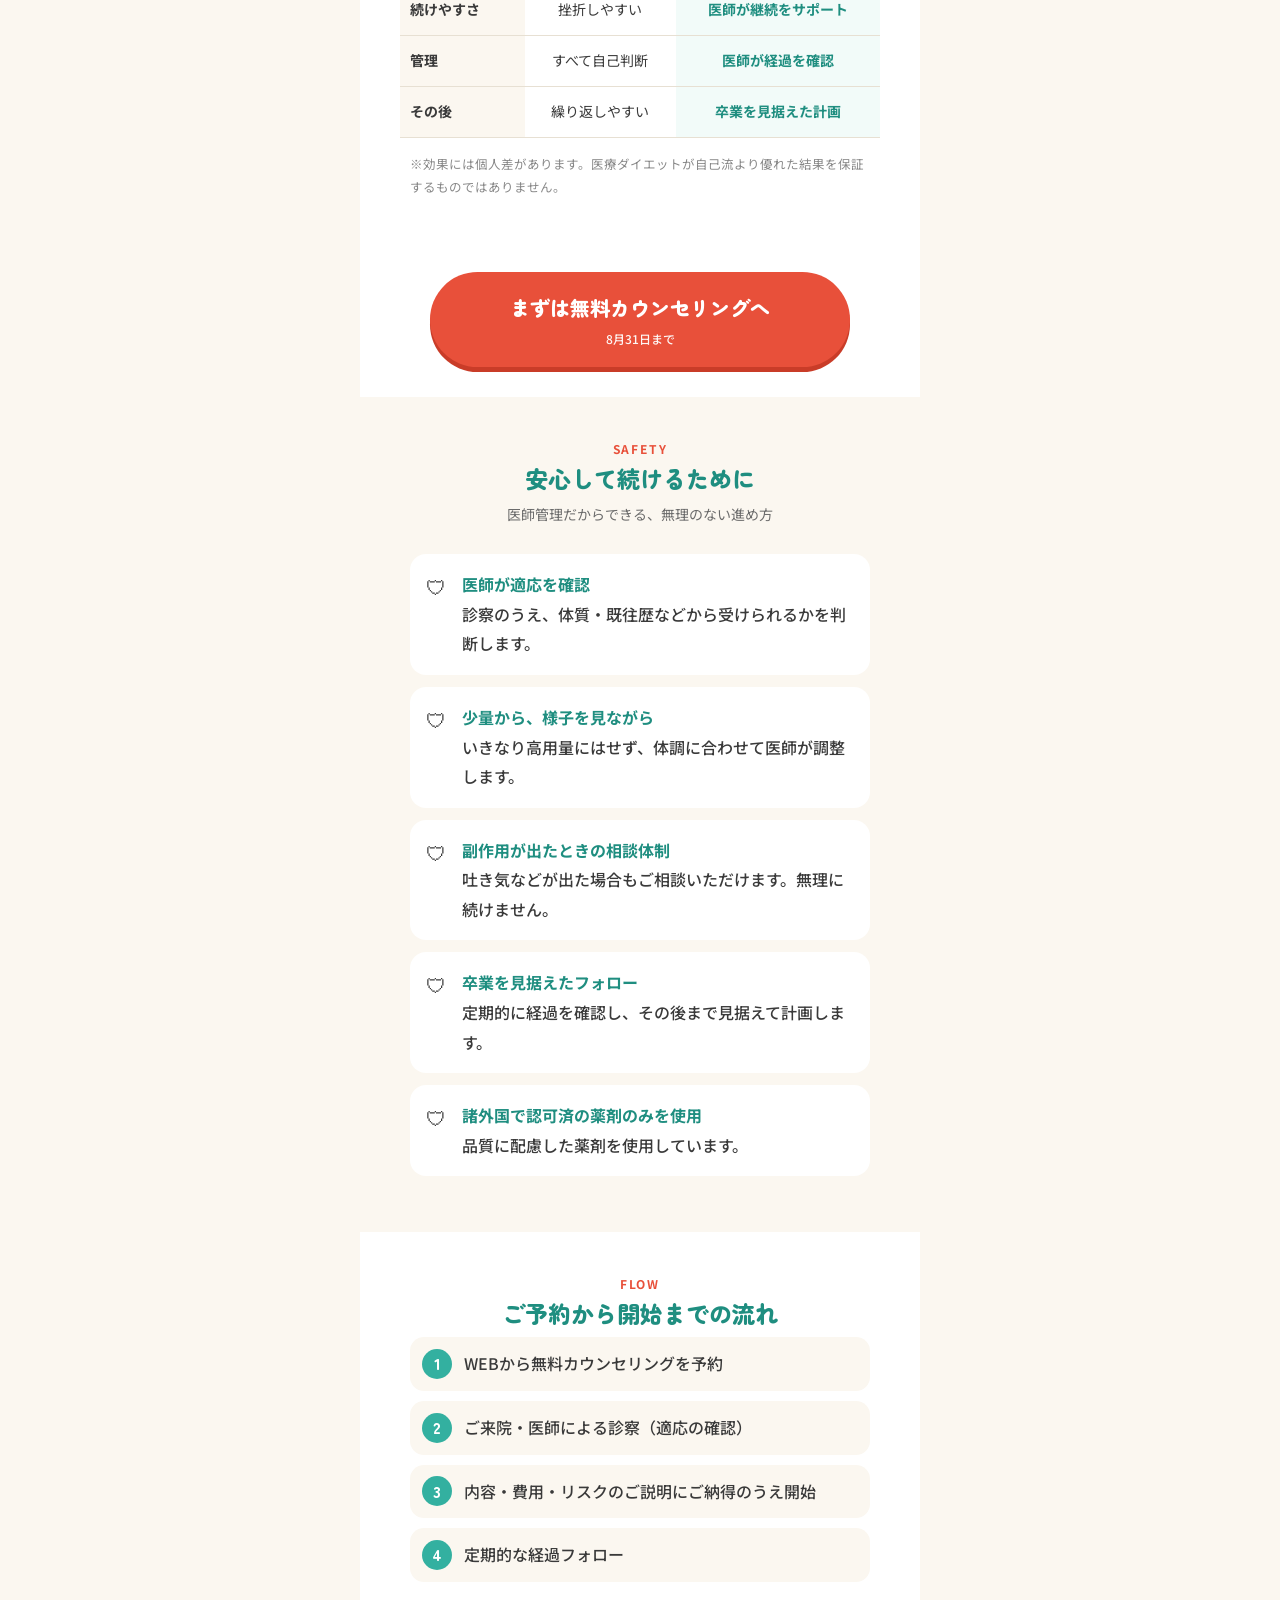
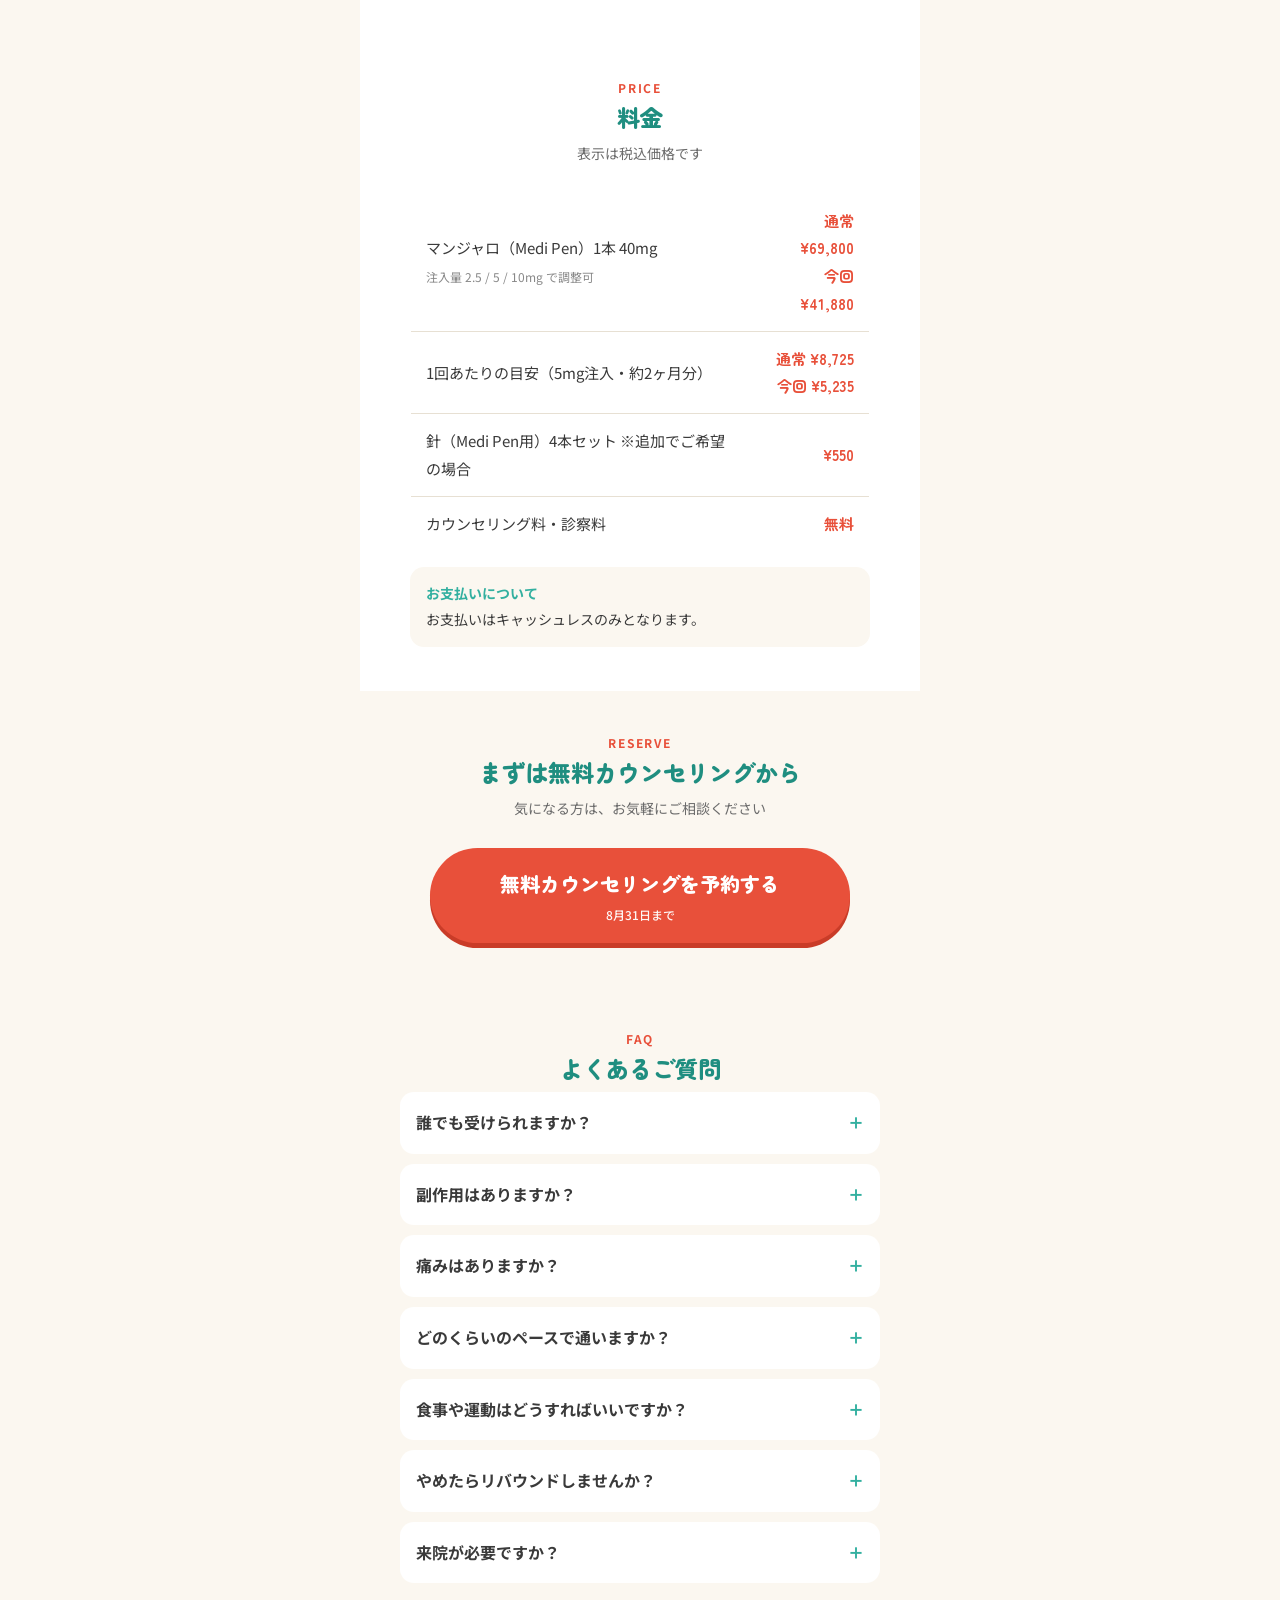
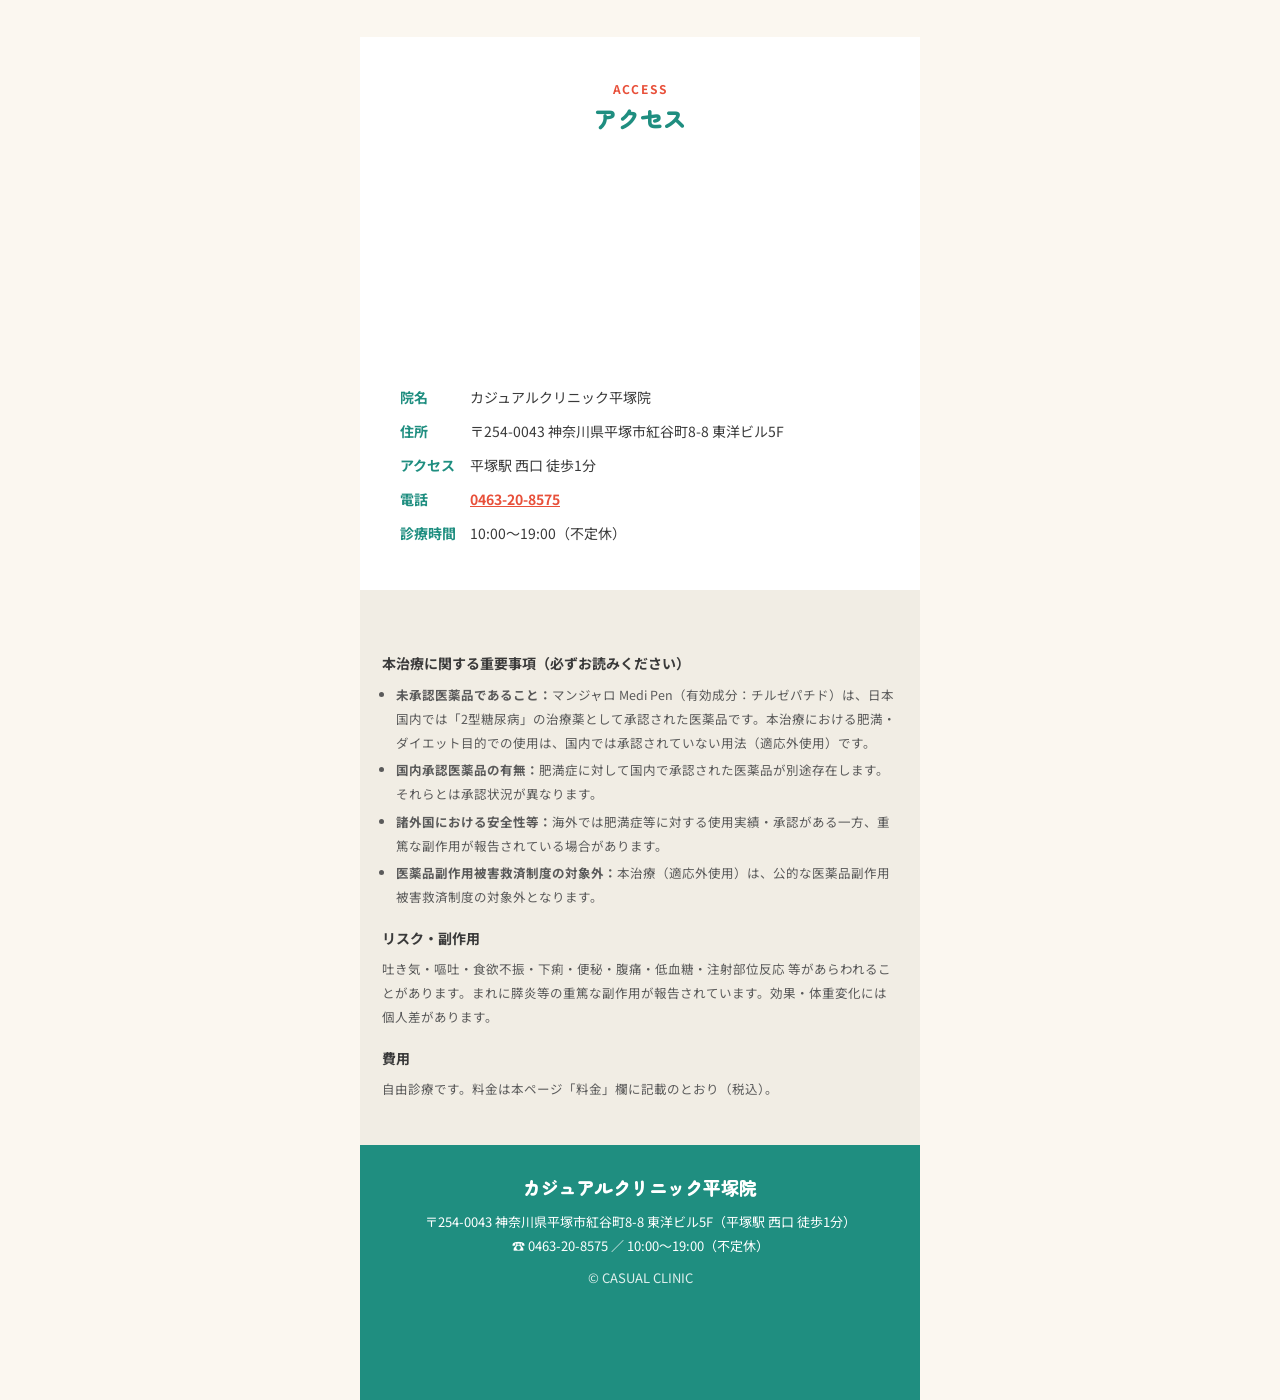
<file: manjaro_01/index.html>
<!doctype html>
<html lang="ja">
<head>
<meta charset="UTF-8" />
<meta name="viewport" content="width=device-width, initial-scale=1.0" />

<!-- Google Tag Manager -->
<script>(function(w,d,s,l,i){w[l]=w[l]||[];w[l].push({'gtm.start':
new Date().getTime(),event:'gtm.js'});var f=d.getElementsByTagName(s)[0],
j=d.createElement(s),dl=l!='dataLayer'?'&l='+l:'';j.async=true;j.src=
'https://www.googletagmanager.com/gtm.js?id='+i+dl;f.parentNode.insertBefore(j,f);
})(window,document,'script','dataLayer','GTM-WC2TR6HJ');</script>
<!-- End Google Tag Manager -->

<title>マンジャロ メディカルダイエット | カジュアルクリニック平塚院</title>
<!-- OGP -->
<meta property="og:type" content="website" />
<meta property="og:title" content="今からでも夏本番に間に合う マンジャロ メディカルダイエット｜カジュアルクリニック平塚院" />
<meta property="og:description" content="続かなかったダイエットを、医師と。マンジャロ（Medi Pen）1回¥5,235〜・40%OFF（8月31日まで）。診察料無料・医師管理。" />
<meta property="og:url" content="https://casual-clinic.jp/lp/manjaro_01/" />
<meta property="og:image" content="https://casual-clinic.jp/lp/manjaro_01/images/og-image.png" />
<meta name="twitter:card" content="summary_large_image" />
<!-- favicon -->
<link rel="icon" href="images/favicon.ico" />


<meta name="description" content="続かなかったダイエットを、医師と。カジュアルクリニックのマンジャロ メディカルダイエット。医師管理のもと無理なく続ける食欲コントロール。1回¥5,235〜・8月31日まで。" />
<link rel="preconnect" href="https://fonts.googleapis.com" />
<link rel="preconnect" href="https://fonts.gstatic.com" crossorigin />
<link href="https://fonts.googleapis.com/css2?family=Zen+Maru+Gothic:wght@500;700;900&family=Noto+Sans+JP:wght@400;500;700&display=swap" rel="stylesheet" />

<link rel="stylesheet" href="css/style.css" />
</head>

<body>
<!-- Google Tag Manager (noscript) -->
<noscript><iframe src="https://www.googletagmanager.com/ns.html?id=GTM-WC2TR6HJ"
height="0" width="0" style="display:none;visibility:hidden"></iframe></noscript>
<!-- End Google Tag Manager (noscript) -->
<div class="wrap">

  <!-- ============ FV（画像） ============ -->
  <header class="fv-img">
    <img src="images/fv.webp" width="864" height="1821" alt="今からでも夏本番に間に合う マンジャロ（Medi Pen）メディカルダイエット 1回¥5,235〜（5mg注入・約2ヶ月分／通常¥69,800→¥41,880・40%OFF）8月31日まで 診察料無料・医師管理 カジュアルクリニック平塚院" />
    <div class="fv-cta">
      <a class="cta" href="https://reservation.medical-force.com/c/0eb80f93bffd4eecb4fcba722b481eb3/reservations/new?menu_ids=a04f6de5-6f73-4e72-9be3-19f643c768b2&amp;utm_source=meta_ad&amp;utm_medium=lp&amp;utm_campaign=2608_manjaro&amp;utm_term=0&amp;utm_content=new" data-fill>無料カウンセリングを予約する<small>8月31日まで</small></a>
    </div>
  </header>

  <!-- ============ 悩み共感 ============ -->
  <section class="worry">
    <h2 class="sec"><span class="en">WORRY</span>こんなお悩み、ありませんか？</h2>
    <ul>
      <li>食事制限も運動も、いつも途中で続かない</li>
      <li>頑張っているのに、なかなか結果が出にくい</li>
      <li>リバウンドを繰り返してしまう</li>
      <li>自己流のダイエットに限界を感じている</li>
    </ul>
  </section>

  <!-- ============ こんな方におすすめ（適応） ============ -->
  <section class="target">
    <h2 class="sec"><span class="en">FOR YOU</span>こんな方におすすめです</h2>
    <p class="lead">ひとつでも当てはまる方は、お気軽にご相談ください</p>
    <ul>
      <li>食事制限や運動が、いつも続かなかった方</li>
      <li>自己流のダイエットに限界を感じている方</li>
      <li>医師の管理のもとで無理なく取り組みたい方</li>
      <li>リバウンドを繰り返してきた方</li>
    </ul>
  </section>

  <!-- ============ 作用機序 ============ -->
  <section class="about">
    <h2 class="sec"><span class="en">ABOUT</span>なぜ、我慢に頼らず<br>取り組めるのか</h2>
    <p class="lead">根性ではなく「仕組み」で食欲にアプローチ</p>
    <p>マンジャロ（一般名：チルゼパチド）は、体内の <b>GIP</b> と <b>GLP-1</b> という2つのホルモン受容体に作用するお薬です。食欲や満腹感、血糖のはたらきに関わり、無理な我慢に頼りすぎないダイエットをサポートします。</p>
    <div class="mecha">
      <div class="row"><span class="ic maru">1</span><div><b>食欲にアプローチ</b><br>「もっと食べたい」を穏やかにし、自然と食事量を抑えやすくします。</div></div>
      <div class="row"><span class="ic maru">2</span><div><b>満腹感が続きやすい</b><br>少ない量でも満足しやすく、間食や食べ過ぎを抑えやすくします。</div></div>
      <div class="row"><span class="ic maru">3</span><div><b>医師管理で無理なく</b><br>少量から始め、体調を見ながら医師が調整します。</div></div>
    </div>
    <p class="note">※効果や体重の変化には個人差があります。食事・生活習慣の見直しと併せて取り組むことが大切です。</p>
  </section>

  <!-- ============ 自己流との比較 ============ -->
  <section class="compare">
    <h2 class="sec"><span class="en">DIFFERENCE</span>自己流ダイエットとの違い</h2>
    <p class="lead">「続かなかった」を、仕組みと医師管理で変える</p>
    <table>
      <thead><tr><th></th><th class="self">自己流</th><th class="med colmed">医療ダイエット</th></tr></thead>
      <tbody>
        <tr><td class="h">食欲</td><td>気合いで我慢</td><td class="med colmed">食欲にアプローチ</td></tr>
        <tr><td class="h">続けやすさ</td><td>挫折しやすい</td><td class="med colmed">医師が継続をサポート</td></tr>
        <tr><td class="h">管理</td><td>すべて自己判断</td><td class="med colmed">医師が経過を確認</td></tr>
        <tr><td class="h">その後</td><td>繰り返しやすい</td><td class="med colmed">卒業を見据えた計画</td></tr>
      </tbody>
    </table>
    <p class="note">※効果には個人差があります。医療ダイエットが自己流より優れた結果を保証するものではありません。</p>
  </section>

  <!-- ============ 中間CTA ============ -->
  <section class="cta-mid" style="padding:30px 22px">
    <a class="cta" href="https://reservation.medical-force.com/c/0eb80f93bffd4eecb4fcba722b481eb3/reservations/new?menu_ids=a04f6de5-6f73-4e72-9be3-19f643c768b2&amp;utm_source=meta_ad&amp;utm_medium=lp&amp;utm_campaign=2608_manjaro&amp;utm_term=0&amp;utm_content=new" data-fill>まずは無料カウンセリングへ<small>8月31日まで</small></a>
  </section>

  <!-- ============ 安全性・フォロー ============ -->
  <section class="safety">
    <h2 class="sec"><span class="en">SAFETY</span>安心して続けるために</h2>
    <p class="lead">医師管理だからできる、無理のない進め方</p>
    <div class="card"><b>医師が適応を確認</b><br>診察のうえ、体質・既往歴などから受けられるかを判断します。</div>
    <div class="card"><b>少量から、様子を見ながら</b><br>いきなり高用量にはせず、体調に合わせて医師が調整します。</div>
    <div class="card"><b>副作用が出たときの相談体制</b><br>吐き気などが出た場合もご相談いただけます。無理に続けません。</div>
    <div class="card"><b>卒業を見据えたフォロー</b><br>定期的に経過を確認し、その後まで見据えて計画します。</div>
    <div class="card"><b>諸外国で認可済の薬剤のみを使用</b><br>品質に配慮した薬剤を使用しています。</div>
  </section>

  <!-- ============ 流れ ============ -->
  <section class="flow">
    <h2 class="sec"><span class="en">FLOW</span>ご予約から開始までの流れ</h2>
    <ol>
      <li>WEBから無料カウンセリングを予約</li>
      <li>ご来院・医師による診察（適応の確認）</li>
      <li>内容・費用・リスクのご説明にご納得のうえ開始</li>
      <li>定期的な経過フォロー</li>
    </ol>
  </section>

  <!-- ============ 料金 ============ -->
  <section class="price-sec">
    <h2 class="sec"><span class="en">PRICE</span>料金</h2>
    <p class="lead">表示は税込価格です</p>
    <table>
      <tr><td>マンジャロ（Medi Pen）1本 40mg<br><span style="font-size:12px;color:#888">注入量 2.5 / 5 / 10mg で調整可</span></td><td>通常 ¥69,800<br><b style="color:var(--coral)">今回 ¥41,880</b></td></tr>
      <tr><td>1回あたりの目安（5mg注入・約2ヶ月分）</td><td>通常 ¥8,725<br><b style="color:var(--coral)">今回 ¥5,235</b></td></tr>
      <tr><td>針（Medi Pen用）4本セット ※追加でご希望の場合</td><td>¥550</td></tr>
      <tr><td>カウンセリング料・診察料</td><td>無料</td></tr>
    </table>
    <div class="pay">
      <b class="teal">お支払いについて</b><br>
      お支払いはキャッシュレスのみとなります。
    </div>
  </section>

  <!-- ============ 予約CTA ============ -->
  <section id="reserve" style="text-align:center">
    <h2 class="sec"><span class="en">RESERVE</span>まずは無料カウンセリングから</h2>
    <p class="lead">気になる方は、お気軽にご相談ください</p>
    <a class="cta" href="https://reservation.medical-force.com/c/0eb80f93bffd4eecb4fcba722b481eb3/reservations/new?menu_ids=a04f6de5-6f73-4e72-9be3-19f643c768b2&amp;utm_source=meta_ad&amp;utm_medium=lp&amp;utm_campaign=2608_manjaro&amp;utm_term=0&amp;utm_content=new" data-fill>無料カウンセリングを予約する<small>8月31日まで</small></a>
  </section>

  <!-- ============ FAQ ============ -->
  <section class="faq">
    <h2 class="sec"><span class="en">FAQ</span>よくあるご質問</h2>
    <details><summary>誰でも受けられますか？</summary><p>医師の診察により、体質・既往歴などから適応を確認します。妊娠中・授乳中の方など、受けられない場合があります。まずは無料カウンセリングでご相談ください。</p></details>
    <details><summary>副作用はありますか？</summary><p>吐き気・食欲不振・便秘・下痢などがあらわれることがあります。まれに重篤な副作用が報告されています。詳細は下部「リスク・副作用」および診察時にご説明します。</p></details>
    <details><summary>痛みはありますか？</summary><p>細い針を使用しますが、感じ方には個人差があります。打ち方は診察時にご説明します。</p></details>
    <details><summary>どのくらいのペースで通いますか？</summary><p>お一人おひとりの状態により異なります。診察時に医師がご提案します。</p></details>
    <details><summary>食事や運動はどうすればいいですか？</summary><p>お薬だけに頼らず、食事・生活習慣の見直しと併せて取り組むことをおすすめしています。無理のない範囲からで大丈夫です。</p></details>
    <details><summary>やめたらリバウンドしませんか？</summary><p>変化には個人差があります。当院では卒業を見据えた計画と生活習慣のサポートを大切にしています。</p></details>
    <details><summary>来院が必要ですか？</summary><p>医師の診察のうえでのご案内となります。ご予約はWEBから24時間受け付けています。</p></details>
  </section>

  <!-- ============ アクセス ============ -->
  <section class="access">
    <h2 class="sec"><span class="en">ACCESS</span>アクセス</h2>
    <div class="box">
      <iframe loading="lazy" src="https://maps.google.com/maps?q=%E3%82%AB%E3%82%B8%E3%83%A5%E3%82%A2%E3%83%AB%E3%82%AF%E3%83%AA%E3%83%8B%E3%83%83%E3%82%AF%E5%B9%B3%E5%A1%9A%E9%99%A2&z=17&output=embed"></iframe>
      <dl>
        <dt>院名</dt><dd>カジュアルクリニック平塚院</dd>
        <dt>住所</dt><dd>〒254-0043 神奈川県平塚市紅谷町8-8 東洋ビル5F</dd>
        <dt>アクセス</dt><dd>平塚駅 西口 徒歩1分</dd>
        <dt>電話</dt><dd><a href="tel:0463208575" style="color:var(--coral);font-weight:700">0463-20-8575</a></dd>
        <dt>診療時間</dt><dd>10:00〜19:00（不定休）</dd>
      </dl>
    </div>
  </section>

  <!-- ============ 医療広告GL 必須記載（未承認・適応外） ============ -->
  <section class="legal">
    <h3>本治療に関する重要事項（必ずお読みください）</h3>
    <ul>
      <li><b>未承認医薬品であること：</b>マンジャロ Medi Pen（有効成分：チルゼパチド）は、日本国内では「2型糖尿病」の治療薬として承認された医薬品です。本治療における肥満・ダイエット目的での使用は、国内では承認されていない用法（適応外使用）です。</li>
      <li><b>国内承認医薬品の有無：</b>肥満症に対して国内で承認された医薬品が別途存在します。それらとは承認状況が異なります。</li>
      <li><b>諸外国における安全性等：</b>海外では肥満症等に対する使用実績・承認がある一方、重篤な副作用が報告されている場合があります。</li>
      <li><b>医薬品副作用被害救済制度の対象外：</b>本治療（適応外使用）は、公的な医薬品副作用被害救済制度の対象外となります。</li>
    </ul>
    <h3>リスク・副作用</h3>
    <p>吐き気・嘔吐・食欲不振・下痢・便秘・腹痛・低血糖・注射部位反応 等があらわれることがあります。まれに膵炎等の重篤な副作用が報告されています。効果・体重変化には個人差があります。</p>
    <h3>費用</h3>
    <p>自由診療です。料金は本ページ「料金」欄に記載のとおり（税込）。</p>
  </section>

  <footer class="foot">
    <div class="brand maru">カジュアルクリニック平塚院</div>
    <div>〒254-0043 神奈川県平塚市紅谷町8-8 東洋ビル5F（平塚駅 西口 徒歩1分）</div>
    <div>☎ 0463-20-8575 ／ 10:00〜19:00（不定休）</div>
    <div style="margin-top:8px;opacity:.85">© CASUAL CLINIC</div>
  </footer>

</div>

<div class="cta-fixed">
  <a class="cta" href="https://reservation.medical-force.com/c/0eb80f93bffd4eecb4fcba722b481eb3/reservations/new?menu_ids=a04f6de5-6f73-4e72-9be3-19f643c768b2&amp;utm_source=meta_ad&amp;utm_medium=lp&amp;utm_campaign=2608_manjaro&amp;utm_term=0&amp;utm_content=new" data-fill>無料カウンセリングを予約する<small>8月31日まで</small></a>
</div>

</body>
</html>
</file>
<file: css/style.css>
@charset "UTF-8";
@import url("https://fonts.googleapis.com/css2?family=Zen+Maru+Gothic:wght@400;500;700;900&display=swap");
/* modern-css-reset を採用*/
/* Box sizing rules */
*,
*::before,
*::after {
  box-sizing: border-box;
}

/* Remove default margin */
body,
h1,
h2,
h3,
h4,
p,
figure,
blockquote,
dl,
dd {
  margin: 0;
}

/* Remove list styles on ul, ol elements with a list role, which suggests default styling will be removed */
ul[role=list],
ol[role=list] {
  list-style: none;
}

/* Set core root defaults */
html:focus-within {
  scroll-behavior: smooth;
}

/* Set core body defaults */
body {
  min-height: 100vh;
  text-rendering: optimizeSpeed;
  line-height: 1.5;
}

/* A elements that don't have a class get default styles */
a:not([class]) {
  text-decoration-skip-ink: auto;
}

/* Make images easier to work with */
img,
picture {
  max-width: 100%;
  display: block;
}

/* Inherit fonts for inputs and buttons */
input,
button,
textarea,
select {
  font: inherit;
}

/* Remove all animations and transitions for people that prefer not to see them */
@media (prefers-reduced-motion: reduce) {
  html:focus-within {
    scroll-behavior: auto;
  }
  *,
  *::before,
  *::after {
    animation-duration: 0.01ms !important;
    animation-iteration-count: 1 !important;
    transition-duration: 0.01ms !important;
    scroll-behavior: auto !important;
  }
}
html {
  font-size: 62.5%;
}

body {
  font-family: "Zen Maru Gothic", sans-serif;
  font-size: 1.6rem;
  font-weight: 500;
  line-height: 1.5;
  color: #333333;
  background-color: #ECFFFD;
  letter-spacing: normal;
}

img {
  width: 100%;
  height: auto;
  vertical-align: bottom;
}

a {
  text-decoration: none;
  cursor: pointer;
  color: inherit;
  display: inline-block;
}

@media (min-width: 751px) {
  a[href^="tel:"] {
    pointer-events: none;
    cursor: default;
  }
}
li,
dd {
  list-style-type: none;
}

h5,
h6 {
  margin: 0;
}

ul,
ol {
  margin: 0;
  padding: 0;
}

button {
  border: 0;
  padding: 0;
  margin: 0;
}

.is-pc {
  display: block;
}
@media screen and (max-width: 768px) {
  .is-pc {
    display: none;
  }
}

.is-sp {
  display: none;
}
@media screen and (max-width: 768px) {
  .is-sp {
    display: block;
  }
}

.is-tab {
  display: none;
}
@media screen and (max-width: 950px) {
  .is-tab {
    display: block;
  }
}

.bg_green {
  background-color: #ECFFFD;
}

.l-inner {
  max-width: 405px;
  width: 100%;
  margin: 0 auto;
  padding: 0 15px;
}
@media screen and (max-width: 768px) {
  .l-inner {
    padding: 0 4vw;
    max-width: 100%;
  }
}

.c-btn {
  display: inline-block;
  width: 350px;
  font-weight: 900;
  text-align: left;
  text-decoration: none;
  color: #fff;
  border: 2px solid #fff;
  background-color: #45BBB9;
  box-shadow: 0px 4px 0px #148484;
  transition: 0.3s;
  padding: 10px 13px 11px 15px;
  font-size: 12px;
  border-radius: 23px;
  position: relative;
}
@media screen and (max-width: 768px) {
  .c-btn {
    width: 93.333vw;
    padding: 2.667vw 3.467vw 2.933vw 4vw;
    font-size: 3.2vw;
    border-radius: 6.133vw;
    box-shadow: 0 1.067vw 0 #148484;
    border: 0.533vw solid #fff;
  }
}
.c-btn::after {
  position: absolute;
  content: "";
  width: 16px;
  height: 16px;
  top: 50%;
  right: 13px;
  transform: translateY(-50%);
  background: url(../img/icon_right.svg) no-repeat center/contain;
}
@media screen and (max-width: 768px) {
  .c-btn::after {
    width: 4.267vw;
    height: 4.267vw;
    right: 3.467vw;
  }
}
.c-btn .big {
  font-size: 15px;
}
@media screen and (max-width: 768px) {
  .c-btn .big {
    font-size: 4vw;
  }
}
.c-btn .yellow {
  color: #fffd2b;
}
.c-btn:hover {
  box-shadow: unset;
  transform: translateY(4px);
  background-color: #148484;
}
@media screen and (max-width: 768px) {
  .c-btn:hover {
    transform: translateY(1.067vw);
  }
}

.p-wrapper {
  width: 100%;
  display: flex;
}

.p-container {
  max-width: 375px;
  width: 100%;
  margin: 0 auto;
}
@media screen and (max-width: 768px) {
  .p-container {
    width: 100%;
    max-width: 100%;
  }
}

.p-header {
  z-index: 30;
  background-color: #fff;
  padding: 14px 0 13px;
}
@media screen and (max-width: 768px) {
  .p-header {
    position: fixed;
    width: 100%;
    top: 0;
    right: 0;
    padding: 3.2vw 0 3.2vw;
  }
}
.p-header__inner {
  display: flex;
  align-items: center;
  justify-content: center;
}
@media screen and (max-width: 768px) {
  .p-header__inner {
    justify-content: space-between;
    padding: 0 4vw;
  }
}
.p-header__logo {
  width: 190px;
}
@media screen and (max-width: 768px) {
  .p-header__logo {
    width: 50.667vw;
  }
}

.p-hamburger {
  display: none;
}
@media screen and (max-width: 768px) {
  .p-hamburger {
    width: 9.6vw;
    height: 9.6vw;
    border-radius: 8vw;
    padding: 2.133vw;
    position: relative;
    cursor: pointer;
    display: block;
    background-color: #45BBB9;
  }
  .p-hamburger span {
    position: absolute;
    width: 5.333vw;
    height: 0.533vw;
    background: #fff;
    left: 50%;
    transform: translateX(-50%);
    transition: 0.3s;
    border-radius: 0.267vw;
  }
  .p-hamburger span:nth-child(1) {
    top: 2.933vw;
  }
  .p-hamburger span:nth-child(2) {
    top: 4.533vw;
  }
  .p-hamburger span:nth-child(3) {
    top: 6.133vw;
  }
  .p-hamburger.active span:nth-child(1) {
    transform: translateX(-50%) rotate(45deg);
    top: 4.533vw;
  }
  .p-hamburger.active span:nth-child(2) {
    opacity: 0;
  }
  .p-hamburger.active span:nth-child(3) {
    transform: translateX(-50%) rotate(-45deg);
    top: 4.533vw;
  }
}

.p-pc-left {
  width: calc((100% - 375px) / 2);
  display: flex;
  position: fixed;
  top: 0;
  left: 0;
  height: 100vh;
  background: #45BBB9;
  color: #fff;
  justify-content: center;
  align-items: center;
  padding: 20px;
}
@media screen and (max-width: 768px) {
  .p-pc-left {
    display: none;
  }
}
.p-pc-left__logo {
  max-width: 191px;
}

.p-pc-right {
  width: calc((100% - 375px) / 2);
  display: flex;
  position: fixed;
  top: 0;
  right: 0;
  height: 100vh;
  background: #45BBB9;
  color: #fff;
  justify-content: center;
  align-items: center;
  padding: 10px;
}
@media screen and (max-width: 768px) {
  .p-pc-right {
    display: none;
  }
}
.p-pc-right__nav {
  font-size: 18px;
  text-align: center;
  font-weight: bold;
}
.p-pc-right__nav li {
  margin: 18px 0;
  transition: opacity 0.3s ease;
}
.p-pc-right__nav a:hover {
  opacity: 0.8;
}

.p-sp-nav {
  position: fixed;
  top: 0;
  right: 0;
  width: 100%;
  height: auto;
  z-index: 90;
  transition: opacity 0.3s ease;
  visibility: hidden;
  opacity: 0;
  height: calc(100vh - var(--header-height));
  overflow-y: auto;
}
.p-sp-nav.active {
  visibility: visible;
  opacity: 1;
}
.p-sp-nav__wrapper {
  padding: 0 4vw 8.533vw;
  background: #fff;
}
.p-sp-nav li {
  font-size: 4.267vw;
  font-weight: bold;
  border-bottom: 0.267vw solid #e1e1e1;
  position: relative;
}
.p-sp-nav li::after {
  position: absolute;
  content: "";
  right: 2.667vw;
  top: 50%;
  transform: translateY(-50%);
  width: 1.867vw;
  height: 2.933vw;
  background: url(../img/icon_arrow.svg) no-repeat center/contain;
}
.p-sp-nav a {
  width: 100%;
  padding: 4.533vw 2.667vw 4.8vw;
}

@media screen and (max-width: 768px) {
  .p-fv {
    margin-top: 16vw;
  }
}

.p-offer__wrapper {
  position: relative;
}
.p-offer__btn {
  position: absolute;
  bottom: 23px;
  left: 50%;
  transform: translateX(-50%);
}
@media screen and (max-width: 768px) {
  .p-offer__btn {
    bottom: 6.133vw;
  }
}

.p-clinic {
  padding: 40px 0 32px;
}
@media screen and (max-width: 768px) {
  .p-clinic {
    padding: 10.667vw 0 8.533vw;
  }
}
.p-clinic h2 {
  font-size: 32px;
  font-weight: bold;
  text-align: center;
}
@media screen and (max-width: 768px) {
  .p-clinic h2 {
    font-size: 8.533vw;
  }
}
.p-clinic__contents {
  margin-top: 22px;
}
@media screen and (max-width: 768px) {
  .p-clinic__contents {
    margin-top: 5.867vw;
  }
}
.p-clinic__map {
  margin-top: 10px;
  height: 136px;
  width: 100%;
}
.p-clinic__map iframe {
  border-radius: 16px;
  width: 100%;
  height: 100%;
}
@media screen and (max-width: 768px) {
  .p-clinic__map {
    margin-top: 2.667vw;
    height: 36.267vw;
  }
  .p-clinic__map iframe {
    border-radius: 4.267vw;
  }
}
.p-clinic__info {
  font-size: 16px;
  margin-top: 24px;
  line-height: 1.4;
  font-weight: bold;
}
@media screen and (max-width: 768px) {
  .p-clinic__info {
    font-size: 4.267vw;
    margin-top: 6.4vw;
  }
}
.p-clinic__info dl {
  margin-top: 15px;
}
@media screen and (max-width: 768px) {
  .p-clinic__info dl {
    margin-top: 4vw;
  }
}
.p-clinic__info dt {
  padding-left: 11px;
  position: relative;
}
@media screen and (max-width: 768px) {
  .p-clinic__info dt {
    padding-left: 2.933vw;
  }
}
.p-clinic__info dt::before {
  position: absolute;
  content: "";
  width: 6px;
  height: 6px;
  background-color: #f1ab32;
  left: 0;
  top: 50%;
  transform: translateY(-50%);
  border-radius: 50%;
}
@media screen and (max-width: 768px) {
  .p-clinic__info dt::before {
    width: 1.6vw;
    height: 1.6vw;
  }
}
.p-clinic__info dd {
  margin-top: 4px;
}
@media screen and (max-width: 768px) {
  .p-clinic__info dd {
    margin-top: 1.067vw;
  }
}

.p-tab__list {
  display: grid;
  grid-template-columns: 1fr;
  gap: 5px;
}
@media screen and (max-width: 768px) {
  .p-tab__list {
    gap: 1.333vw;
  }
}
.p-tab__item {
  cursor: pointer;
  font-size: 16px;
  text-align: center;
  padding: 8px 0 6px;
  background-color: #9ee1e0;
  color: #fff;
  border-radius: 8px 8px 0 0;
}
@media screen and (max-width: 768px) {
  .p-tab__item {
    font-size: 4.267vw;
    padding: 2.133vw 0 1.6vw;
    border-radius: 2.133vw 2.133vw 0 0;
  }
}
.p-tab__item.is-active {
  background-color: #45BBB9;
  color: #fff;
}
.p-tab__panel {
  background-color: #fff;
  border: 2px solid #45BBB9;
  width: 100%;
  padding: 20px 24px 22px;
  border-radius: 0 0 16px 16px;
}
@media screen and (max-width: 768px) {
  .p-tab__panel {
    padding: 5.333vw 6.4vw 5.867vw;
    border-radius: 0 0 4.267vw 4.267vw;
  }
}
.p-tab__contents {
  display: none;
}
.p-tab__contents.is-active {
  display: block;
}

.p-footer {
  background-color: #45BBB9;
  text-align: center;
  padding: 7px 0 101px;
}
@media screen and (max-width: 768px) {
  .p-footer {
    padding: 1.867vw 0 26.933vw;
  }
}
.p-footer__copy {
  font-weight: bold;
  font-size: 10px;
  color: #fff;
  line-height: 1;
  display: block;
}
@media screen and (max-width: 768px) {
  .p-footer__copy {
    font-size: 2.667vw;
  }
}

.p-footer-cta {
  max-width: 375px;
  width: 100%;
  opacity: 0;
  transform: translate(-50%, 150%);
  transition: opacity 0.5s ease, transform 0.5s ease;
  position: fixed;
  bottom: 0;
  left: 50%;
  opacity: 1;
  pointer-events: none; /* 非表示時のクリックイベントを無効化 */
  z-index: 20;
}
@media screen and (max-width: 768px) {
  .p-footer-cta {
    max-width: 100%;
  }
}
.p-footer-cta.visible {
  opacity: 1;
  transform: translate(-50%, 0);
  pointer-events: auto; /* 表示時のクリックイベントを有効化 */
}
.p-footer-cta__wrapper {
  position: relative;
}
.p-footer-cta__btn {
  position: absolute;
  bottom: 14px;
  left: 50%;
  transform: translateX(-50%);
}
@media screen and (max-width: 768px) {
  .p-footer-cta__btn {
    bottom: 3.733vw;
  }
}

.u-separate {
  margin: 24px 0;
}/*# sourceMappingURL=style.css.map */
</file>
<file: filorga_01/css/style.css>
:root{
    --teal:#33B0A0; --teal-d:#1F8E80;
    --coral:#E8503A; --coral-d:#C93C28;
    --cream:#FBF7F0; --ink:#3A3A3A; --line:#E7E0D3;
  }
  *{box-sizing:border-box;margin:0;padding:0}
  html{scroll-behavior:smooth}
  body{font-family:"Noto Sans JP",sans-serif;color:var(--ink);background:var(--cream);line-height:1.85;font-size:16px;-webkit-font-smoothing:antialiased}
  .wrap{max-width:560px;margin:0 auto;background:var(--cream);overflow:hidden}
  .maru{font-family:"Zen Maru Gothic",sans-serif}
  .teal{color:var(--teal)} .coral{color:var(--coral)}
  section{padding:44px 22px;position:relative;overflow:hidden}
  /* 浮遊バブル装飾(FVと同じ水の世界観・テキストの背面) */
  section::before{content:"";position:absolute;top:-18px;right:-24px;width:150px;height:150px;pointer-events:none;z-index:0;opacity:.5;background:url("data:image/svg+xml,%3Csvg xmlns='http://www.w3.org/2000/svg' viewBox='0 0 150 150'%3E%3Ccircle cx='40' cy='55' r='20' fill='none' stroke='%2333B0A0' stroke-width='3' opacity='.5'/%3E%3Ccircle cx='95' cy='40' r='12' fill='none' stroke='%2333B0A0' stroke-width='2.5' opacity='.45'/%3E%3Ccircle cx='112' cy='80' r='16' fill='none' stroke='%2333B0A0' stroke-width='3' opacity='.4'/%3E%3Ccircle cx='68' cy='95' r='8' fill='none' stroke='%2333B0A0' stroke-width='2' opacity='.4'/%3E%3C/svg%3E") no-repeat}
  section>*{position:relative;z-index:1}
  h2.sec{font-family:"Zen Maru Gothic";font-weight:900;font-size:23px;text-align:center;margin-bottom:8px;color:var(--teal-d);line-height:1.4}
  h2.sec::before{content:"";display:block;width:30px;height:30px;margin:0 auto 8px;background:url("data:image/svg+xml,%3Csvg xmlns='http://www.w3.org/2000/svg' viewBox='0 0 24 24'%3E%3Cpath d='M12 2C8 8 5 11 5 15a7 7 0 0 0 14 0c0-4-3-7-7-13z' fill='%2333B0A0'/%3E%3Cellipse cx='9.5' cy='15' rx='1.6' ry='2.4' fill='%23fff' opacity='.55'/%3E%3C/svg%3E") center/contain no-repeat}
  h2.sec .en{display:block;font-family:"Noto Sans JP";font-weight:700;font-size:12px;letter-spacing:.15em;color:var(--coral);margin-bottom:4px}
  .lead{text-align:center;color:#6b6b6b;font-size:14px;margin-bottom:26px}
  .todo{background:#fff3cd;border:1px solid #e0c86a;color:#7a5c00;font-size:12px;padding:1px 6px;border-radius:4px}

  /* FV（テキスト版：FV画像が用意できたら header を差し替え） */
  .fv{background:linear-gradient(160deg,#eaf7f4 0%,var(--cream) 70%);padding:40px 24px 26px;text-align:center}
  .fv .season{display:inline-block;background:var(--teal);color:#fff;font-family:"Zen Maru Gothic";font-weight:700;font-size:13px;padding:4px 16px;border-radius:50px;margin-bottom:16px}
  .fv h1{font-family:"Zen Maru Gothic";font-weight:900;font-size:27px;line-height:1.5;color:var(--teal-d);margin-bottom:14px}
  .fv h1 .accent{color:var(--coral)}
  .fv .sub{font-size:15px;color:#555;margin-bottom:8px}
  .fv .name{font-family:"Zen Maru Gothic";font-weight:900;font-size:19px;color:var(--ink);margin:16px 0 12px}
  .fv .offer{position:relative;background:#fff;border:2px solid var(--coral);border-radius:16px;padding:16px 16px 14px;max-width:360px;margin:24px auto 16px}
  .fv .offer .badge{position:absolute;top:-20px;right:4px;width:66px;height:66px;border-radius:50%;background:var(--coral);color:#fff;font-family:"Zen Maru Gothic";font-weight:900;font-size:23px;line-height:.9;display:flex;flex-direction:column;align-items:center;justify-content:center;box-shadow:0 3px 8px rgba(0,0,0,.18);transform:rotate(8deg)}
  .fv .offer .badge span{font-size:13px;letter-spacing:.05em}
  .fv .offer .ol{font-family:"Zen Maru Gothic";font-weight:700;font-size:14px;color:var(--teal-d);margin-bottom:4px}
  .fv .offer .was{color:#999;text-decoration:line-through;font-size:15px}
  .fv .offer .now{font-family:"Zen Maru Gothic";font-weight:900;font-size:30px;color:var(--coral);margin-left:6px;line-height:1.2}
  .fv .offer .save{font-size:13px;color:var(--coral-d);font-weight:700;margin-top:4px}
  .fv .offer .mon{font-size:12px;color:#777;margin-top:8px;border-top:1px dashed var(--line);padding-top:8px}
  .fv .free{font-size:13px;color:var(--teal-d);font-weight:700;margin-bottom:20px}

  /* FV（画像版） */
  .fv-img{background:var(--cream)}
  .fv-img>img{display:block;width:100%;height:auto}
  .fv-cta{padding:18px 22px 26px;text-align:center}

  /* 信頼バー */
  .trust{background:var(--teal-d);padding:16px 12px;display:grid;grid-template-columns:repeat(3,1fr);gap:6px}
  .trust .ti{color:#fff;text-align:center;font-size:11px;line-height:1.35}
  .trust .ti b{display:block;font-family:"Zen Maru Gothic";font-weight:900;font-size:14px;margin-bottom:3px;color:#fff}

  /* CTA */
  .cta{display:block;max-width:420px;margin:0 auto;background:var(--coral);color:#fff;text-decoration:none;text-align:center;font-family:"Zen Maru Gothic";font-weight:900;font-size:20px;padding:17px;border-radius:50px;box-shadow:0 5px 0 var(--coral-d);transition:transform .1s}
  .cta:active{transform:translateY(3px);box-shadow:0 2px 0 var(--coral-d)}
  .cta small{display:block;font-weight:500;font-size:12px;font-family:"Noto Sans JP";opacity:.95;margin-top:2px}
  .cta-mid{background:#fff;text-align:center}
  .cta-fixed{position:fixed;left:0;right:0;bottom:0;z-index:50;background:rgba(251,247,240,.95);padding:10px 14px;border-top:1px solid var(--line);backdrop-filter:blur(4px)}

  /* 悩み */
  .worry{background:#fff}
  .worry ul{list-style:none;max-width:440px;margin:0 auto}
  .worry li{background:var(--cream);border-radius:16px;padding:14px 18px 14px 46px;margin-bottom:12px;position:relative;font-weight:500}
  .worry li::before{content:"✓";position:absolute;left:16px;top:14px;color:var(--coral);font-weight:900}

  /* なぜ夏こそ乾燥 */
  .reason{background:var(--cream)}
  .reason .box{max-width:460px;margin:0 auto}
  .reason .r{background:#fff;border-radius:14px;padding:14px 16px 14px 52px;margin-bottom:10px;position:relative;font-weight:500}
  .reason .r .ri{position:absolute;left:15px;top:13px;width:22px;height:22px;background-position:center;background-repeat:no-repeat;background-size:contain}
  /* 共通ティールSVGアイコン(絵文字置換) */
  .ic-drop{background-image:url("data:image/svg+xml,%3Csvg xmlns='http://www.w3.org/2000/svg' viewBox='0 0 24 24'%3E%3Cpath d='M12 2C8 8 5 11 5 15a7 7 0 0 0 14 0c0-4-3-7-7-13z' fill='%2333B0A0'/%3E%3C/svg%3E")}
  .ic-sun{background-image:url("data:image/svg+xml,%3Csvg xmlns='http://www.w3.org/2000/svg' viewBox='0 0 24 24' fill='none' stroke='%2333B0A0' stroke-width='2' stroke-linecap='round'%3E%3Ccircle cx='12' cy='12' r='4'/%3E%3Cpath d='M12 2v2M12 20v2M2 12h2M20 12h2M5 5l1.4 1.4M17.6 17.6L19 19M19 5l-1.4 1.4M6.4 17.6L5 19'/%3E%3C/svg%3E")}
  .ic-air{background-image:url("data:image/svg+xml,%3Csvg xmlns='http://www.w3.org/2000/svg' viewBox='0 0 24 24' fill='none' stroke='%2333B0A0' stroke-width='2' stroke-linecap='round'%3E%3Cpath d='M12 2v20M2 12h20M4.5 4.5l15 15M19.5 4.5l-15 15'/%3E%3C/svg%3E")}
  .ic-cal{background-image:url("data:image/svg+xml,%3Csvg xmlns='http://www.w3.org/2000/svg' viewBox='0 0 24 24' fill='none' stroke='%2333B0A0' stroke-width='2' stroke-linecap='round'%3E%3Crect x='3' y='4.5' width='18' height='17' rx='2'/%3E%3Cpath d='M3 9.5h18M8 2.5v4M16 2.5v4'/%3E%3C/svg%3E")}
  .ic-coin{background-image:url("data:image/svg+xml,%3Csvg xmlns='http://www.w3.org/2000/svg' viewBox='0 0 24 24' fill='none' stroke='%2333B0A0' stroke-width='2'%3E%3Cellipse cx='12' cy='6' rx='8' ry='3'/%3E%3Cpath d='M4 6v6c0 1.6 3.6 3 8 3s8-1.4 8-3V6'/%3E%3Cpath d='M4 12v6c0 1.6 3.6 3 8 3s8-1.4 8-3v-6'/%3E%3C/svg%3E")}
  .reason .r b{color:var(--teal-d)}
  .reason .bridge{background:#eaf7f4;border:1.5px dashed var(--teal);border-radius:14px;padding:15px 16px;margin-top:14px;font-weight:700;color:var(--teal-d);line-height:1.75}

  /* めざせる肌 */
  .goal{background:#fff}
  .goal .ba{max-width:440px;margin:0 auto}
  .goal .st{border-radius:14px;padding:14px 16px 14px 92px;position:relative;font-weight:500;line-height:1.6}
  .goal .st .lbl{position:absolute;left:14px;top:50%;transform:translateY(-50%);width:66px;text-align:center;font-family:"Zen Maru Gothic";font-weight:900;font-size:12px;padding:5px 0;border-radius:8px}
  .goal .before{background:var(--cream);color:#777}
  .goal .before .lbl{background:#e7e0d3;color:#8a8375}
  .goal .after{background:#eaf7f4;color:var(--ink);border:1.5px solid var(--teal)}
  .goal .after .lbl{background:var(--teal);color:#fff}
  .goal .arw{text-align:center;color:var(--coral);font-weight:900;font-size:20px;margin:6px 0}

  /* こんな方に */
  .target ul{list-style:none;max-width:460px;margin:0 auto;display:grid;gap:10px}
  .target li{background:#fff;border:2px solid var(--teal);border-radius:14px;padding:12px 16px 12px 44px;position:relative;font-weight:500}
  .target li::before{content:"◎";position:absolute;left:15px;top:12px;color:var(--teal);font-weight:900}

  /* 特徴 */
  .aquaband{max-width:460px;margin:2px auto 18px;height:128px;border-radius:18px;border:1px solid #d5ece8;display:flex;align-items:center;justify-content:center;background:url("data:image/svg+xml,%3Csvg xmlns='http://www.w3.org/2000/svg' viewBox='0 0 460 128'%3E%3Cg fill='%23ffffff' opacity='.6'%3E%3Cpath transform='translate(46 22) scale(1.6)' d='M12 2C8 8 5 11 5 15a7 7 0 0 0 14 0c0-4-3-7-7-13z'/%3E%3Cpath transform='translate(392 18) scale(2)' d='M12 2C8 8 5 11 5 15a7 7 0 0 0 14 0c0-4-3-7-7-13z'/%3E%3Cpath transform='translate(300 72) scale(1.2)' d='M12 2C8 8 5 11 5 15a7 7 0 0 0 14 0c0-4-3-7-7-13z'/%3E%3C/g%3E%3Cg fill='none' stroke='%2333B0A0' stroke-width='2' opacity='.4'%3E%3Ccircle cx='120' cy='96' r='11'/%3E%3Ccircle cx='250' cy='30' r='9'/%3E%3Ccircle cx='430' cy='96' r='7'/%3E%3Ccircle cx='80' cy='60' r='6'/%3E%3C/g%3E%3C/svg%3E") center/cover no-repeat,linear-gradient(135deg,#cfeeea 0%,#eaf7f4 55%,#f5fbfa 100%)}
  .aquaband .btxt{font-family:"Zen Maru Gothic";font-weight:900;color:var(--teal-d);font-size:17px;text-align:center;line-height:1.55;text-shadow:0 1px 3px rgba(255,255,255,.7)}
  .about p{max-width:460px;margin:0 auto 14px}
  .mecha{background:#fff;border-radius:18px;padding:18px 18px 6px;max-width:460px;margin:14px auto 0;border:1px dashed var(--teal)}
  .mecha .row{display:flex;gap:12px;align-items:flex-start;margin-bottom:14px}
  .mecha .ic{flex:none;width:40px;height:40px;border-radius:50%;background:var(--teal);color:#fff;display:flex;align-items:center;justify-content:center;font-family:"Zen Maru Gothic";font-weight:900;font-size:18px}
  .mecha b{color:var(--teal-d)}
  .note{max-width:460px;margin:14px auto 0;font-size:12.5px;color:#888}

  /* なぜ3回 */
  .why3{background:#fff}
  .why3 .grid{max-width:460px;margin:0 auto;display:grid;gap:12px}
  .why3 .item{background:var(--cream);border-radius:14px;padding:14px 16px 14px 50px;position:relative;font-weight:500}
  .why3 .item b{color:var(--teal-d)}
  .why3 .item .em{position:absolute;left:14px;top:14px;width:24px;height:24px;background-position:center;background-repeat:no-repeat;background-size:contain}

  /* 安全性 */
  .safety{background:var(--cream)}
  .safety .card{background:#fff;border-radius:16px;padding:16px 18px;max-width:460px;margin:0 auto 12px;position:relative;padding-left:52px;font-weight:500}
  .safety .card::before{content:"";position:absolute;left:15px;top:14px;width:24px;height:24px;background:url("data:image/svg+xml,%3Csvg xmlns='http://www.w3.org/2000/svg' viewBox='0 0 24 24'%3E%3Cpath d='M12 2l8 3v6c0 5-3.4 8.6-8 11-4.6-2.4-8-6-8-11V5z' fill='%2333B0A0'/%3E%3Cpath d='M10.6 14.2l-2.3-2.3-1.3 1.3 3.6 3.6 6-6-1.3-1.3z' fill='%23fff'/%3E%3C/svg%3E") center/contain no-repeat}
  .safety .card b{color:var(--teal-d)}

  /* ダウンタイム経過 */
  .dt-progress{background:#fff}
  .dtimg{max-width:400px;margin:0 auto;border-radius:14px;overflow:hidden;border:1px solid var(--line);box-shadow:0 3px 10px rgba(0,0,0,.06)}
  .dtimg>img{display:block;width:100%;height:auto}
  .dt-progress .caption{max-width:400px;margin:10px auto 0;font-size:12.5px;color:#7a7a7a;line-height:1.7}

  /* 流れ */
  .flow{background:#fff}
  .flow ol{list-style:none;max-width:460px;margin:0 auto;counter-reset:s}
  .flow li{position:relative;padding:12px 12px 12px 54px;margin-bottom:10px;background:var(--cream);border-radius:14px;font-weight:500}
  .flow li::before{counter-increment:s;content:counter(s);position:absolute;left:12px;top:50%;transform:translateY(-50%);width:30px;height:30px;background:var(--teal);color:#fff;border-radius:50%;display:flex;align-items:center;justify-content:center;font-family:"Zen Maru Gothic";font-weight:900}

  /* 料金 */
  .price-sec{background:var(--cream)}
  .price-sec table{width:100%;max-width:460px;margin:0 auto;border-collapse:collapse;background:#fff;border:1px solid var(--line);border-radius:14px;overflow:hidden}
  .price-sec td{padding:13px 15px;border-bottom:1px solid var(--line);font-size:15px}
  .price-sec tr td:last-child{text-align:right;font-family:"Zen Maru Gothic";font-weight:700;color:var(--coral)}
  .price-sec tr:last-child td{border-bottom:none}
  .pay{max-width:460px;margin:16px auto 0;background:#fff;border-radius:14px;padding:14px 16px;font-size:14px}
  /* 1回あたり比較 */
  .persave{max-width:460px;margin:18px auto 0;background:#eaf7f4;border:1.5px solid var(--teal);border-radius:16px;padding:16px}
  .persave .ph{font-family:"Zen Maru Gothic";font-weight:900;color:var(--teal-d);text-align:center;font-size:15px;margin-bottom:12px;line-height:1.5}
  .persave .prow{display:flex;justify-content:space-between;align-items:center;background:#fff;border-radius:10px;padding:11px 14px;font-size:14px}
  .persave .prow .pl{color:#666;font-weight:500}
  .persave .prow .pv{font-family:"Zen Maru Gothic";font-weight:900}
  .persave .pv.old{color:#999;text-decoration:line-through}
  .persave .prow.hi{border:2px solid var(--coral);margin-top:2px}
  .persave .pv.new{color:var(--coral);font-size:18px}
  .persave .parrow{text-align:center;color:var(--coral);font-weight:900;font-size:18px;margin:5px 0}
  .persave .psave{text-align:center;font-weight:700;color:var(--teal-d);font-size:13.5px;margin-top:12px;line-height:1.6}

  /* FAQ */
  .faq{background:#fff}
  .faq details{background:var(--cream);border-radius:14px;margin-bottom:10px;padding:2px 16px;max-width:480px;margin-left:auto;margin-right:auto}
  .faq summary{font-weight:700;padding:14px 0;cursor:pointer;list-style:none;position:relative;padding-right:24px}
  .faq summary::after{content:"＋";position:absolute;right:0;color:var(--teal);font-weight:900}
  .faq details[open] summary::after{content:"－"}
  .faq p{padding:0 0 14px;color:#555;font-size:14px}

  /* アクセス */
  .access{background:var(--cream)}
  .access .box{max-width:480px;margin:0 auto}
  .access iframe{width:100%;height:220px;border:0;border-radius:14px;margin-bottom:14px}
  .access dl{display:grid;grid-template-columns:auto 1fr;gap:8px 14px;font-size:14px}
  .access dt{font-weight:700;color:var(--teal-d);white-space:nowrap}

  /* 必須記載 */
  .legal{background:#f1ede4;color:#5a5a5a;font-size:12.5px;line-height:1.9}
  .legal h3{font-size:14px;color:var(--ink);margin:16px 0 6px;font-weight:700}
  .legal ul{padding-left:1.1em;margin:4px 0}
  .legal li{margin-bottom:4px}
  .foot{background:var(--teal-d);color:#fff;text-align:center;padding:26px 20px 110px;font-size:13px}
  .foot .brand{font-family:"Zen Maru Gothic";font-weight:900;font-size:18px;margin-bottom:6px}
</file>
<file: jalupro_a/css/style.css>
:root{
  --teal:#41BDBA; --teal-d:#1F8082; --teal-p:#F2FBFA; --teal-l:#D2F5F1;
  --yellow:#F0EF8C;
  --coral:#E8503A; --coral-d:#C93C28;
  --cream:#FBF7F0; --ink:#333333; --line:#E7E0D3;
}
*{box-sizing:border-box;margin:0;padding:0}
html{scroll-behavior:smooth}
body{font-family:"Noto Sans JP",sans-serif;color:var(--ink);background:var(--cream);line-height:1.85;font-size:16px;-webkit-font-smoothing:antialiased}
.wrap{max-width:560px;margin:0 auto;background:var(--cream);overflow:hidden}
.maru{font-family:"Zen Maru Gothic",sans-serif}
.teal{color:var(--teal-d)}
section{padding:44px 22px;position:relative;overflow:hidden}
h2.sec{font-family:"Zen Maru Gothic",sans-serif;font-weight:900;font-size:23px;text-align:center;margin-bottom:8px;color:var(--teal-d);line-height:1.45}
h2.sec .en{display:block;font-family:"Noto Sans JP",sans-serif;font-weight:700;font-size:12px;letter-spacing:.15em;color:var(--teal);margin-bottom:5px}
.lead{text-align:center;color:#6b6b6b;font-size:14px;margin-bottom:26px}
.mk{background:linear-gradient(transparent 62%,var(--yellow) 62%);font-weight:700}
.note{max-width:460px;margin:14px auto 0;font-size:12.5px;color:#888}

/* FV（画像スロット） */
.fv-img{background:var(--cream)}
.fv-img>img{display:block;width:100%;height:auto}
.fv-cta{padding:18px 22px 26px;text-align:center}

/* 信頼バー */
.trust{background:var(--teal-d);padding:16px 12px;display:grid;grid-template-columns:repeat(3,1fr);gap:6px}
.trust .ti{color:#fff;text-align:center;font-size:11px;line-height:1.35}
.trust .ti b{display:block;font-family:"Zen Maru Gothic",sans-serif;font-weight:900;font-size:14px;margin-bottom:3px}

/* CTA */
.cta{display:block;max-width:420px;margin:0 auto;background:var(--coral);color:#fff;text-decoration:none;text-align:center;font-family:"Zen Maru Gothic",sans-serif;font-weight:900;font-size:20px;padding:17px;border-radius:50px;box-shadow:0 5px 0 var(--coral-d);transition:transform .1s}
.cta:active{transform:translateY(3px);box-shadow:0 2px 0 var(--coral-d)}
.cta small{display:block;font-weight:500;font-size:12px;font-family:"Noto Sans JP",sans-serif;opacity:.95;margin-top:2px}
.cta-mid{background:#fff;text-align:center}
.cta-fixed{position:fixed;left:0;right:0;bottom:0;z-index:50;background:rgba(251,247,240,.95);padding:10px 14px;border-top:1px solid var(--line);backdrop-filter:blur(4px)}

/* 悩み */
.worry{background:#fff}
.worry ul{list-style:none;max-width:440px;margin:0 auto}
.worry li{background:var(--cream);border-radius:16px;padding:14px 18px 14px 46px;margin-bottom:12px;position:relative;font-weight:500}
.worry li::before{content:"✓";position:absolute;left:16px;top:14px;color:var(--teal);font-weight:900}

/* なぜ戻るのか */
.reason{background:var(--cream)}
.reason .box{max-width:460px;margin:0 auto}
.reason .r{background:#fff;border-radius:14px;padding:15px 17px;margin-bottom:10px;font-weight:500}
.reason .r b{color:var(--teal-d)}
.reason .r .num{display:inline-flex;width:24px;height:24px;border-radius:50%;background:var(--teal);color:#fff;font-family:"Zen Maru Gothic",sans-serif;font-weight:900;font-size:14px;align-items:center;justify-content:center;margin-right:8px;vertical-align:-4px}
.reason .bridge{background:var(--teal-p);border:1.5px dashed var(--teal);border-radius:14px;padding:16px 17px;margin-top:14px;font-weight:700;color:var(--teal-d);line-height:1.8}

/* 掛け算図 */
.about{background:#fff}
.about p{max-width:460px;margin:0 auto 14px}
.cross{max-width:460px;margin:4px auto 20px;display:grid;grid-template-columns:1fr auto 1fr;align-items:stretch;gap:8px}
.cross .cb{background:var(--teal-p);border:1.5px solid var(--teal);border-radius:16px;padding:16px 12px;text-align:center}
.cross .cb .t{font-family:"Zen Maru Gothic",sans-serif;font-weight:900;font-size:17px;color:var(--teal-d);margin-bottom:4px}
.cross .cb .d{font-size:12.5px;color:#666;line-height:1.6}
.cross .x{display:flex;align-items:center;font-family:"Zen Maru Gothic",sans-serif;font-weight:900;font-size:24px;color:var(--coral)}
.crossout{max-width:460px;margin:0 auto 18px;text-align:center}
.crossout .arw{color:var(--coral);font-weight:900;font-size:20px;line-height:1}
.crossout .res{display:inline-block;margin-top:8px;background:var(--teal-d);color:#fff;font-family:"Zen Maru Gothic",sans-serif;font-weight:900;font-size:21px;padding:12px 26px;border-radius:50px}
.mecha{background:var(--cream);border-radius:18px;padding:18px 18px 6px;max-width:460px;margin:14px auto 0;border:1px dashed var(--teal)}
.mecha .row{display:flex;gap:12px;align-items:flex-start;margin-bottom:14px}
.mecha .ic{flex:none;width:40px;height:40px;border-radius:50%;background:var(--teal);color:#fff;display:flex;align-items:center;justify-content:center;font-family:"Zen Maru Gothic",sans-serif;font-weight:900;font-size:18px}
.mecha b{color:var(--teal-d)}

/* 成分 */
.ingr{background:var(--cream)}
.ingr .grid{max-width:460px;margin:0 auto;display:grid;gap:10px}
.ingr .item{background:#fff;border-radius:14px;padding:15px 17px;font-weight:500}
.ingr .item b{display:block;font-family:"Zen Maru Gothic",sans-serif;color:var(--teal-d);font-size:16px;margin-bottom:2px}
.ingr .item span{font-size:13.5px;color:#666}

/* こんな方に */
.target{background:#fff}
.target ul{list-style:none;max-width:460px;margin:0 auto;display:grid;gap:10px}
.target li{background:var(--teal-p);border:2px solid var(--teal);border-radius:14px;padding:12px 16px 12px 44px;position:relative;font-weight:500}
.target li::before{content:"◎";position:absolute;left:15px;top:12px;color:var(--teal-d);font-weight:900}

/* めざせる変化 */
.goal{background:var(--cream)}
.goal .ba{max-width:440px;margin:0 auto}
.goal .st{border-radius:14px;padding:14px 16px 14px 92px;position:relative;font-weight:500;line-height:1.6}
.goal .st .lbl{position:absolute;left:14px;top:50%;transform:translateY(-50%);width:66px;text-align:center;font-family:"Zen Maru Gothic",sans-serif;font-weight:900;font-size:12px;padding:5px 0;border-radius:8px}
.goal .before{background:#fff;color:#777}
.goal .before .lbl{background:#e7e0d3;color:#8a8375}
.goal .after{background:var(--teal-p);color:var(--ink);border:1.5px solid var(--teal)}
.goal .after .lbl{background:var(--teal);color:#fff}
.goal .arw{text-align:center;color:var(--coral);font-weight:900;font-size:20px;margin:6px 0}

/* 糸との関係 */
.thread{background:#fff}
.thread .tb{max-width:460px;margin:0 auto 12px;border-radius:16px;padding:18px 18px 16px;border:2px solid var(--teal)}
.thread .tb.solo{background:var(--teal-p)}
.thread .tb.plus{background:#fff;border-color:var(--coral)}
.thread .tb .h{font-family:"Zen Maru Gothic",sans-serif;font-weight:900;font-size:18px;margin-bottom:6px;color:var(--teal-d)}
.thread .tb.plus .h{color:var(--coral-d)}
.thread .tb .who{font-size:13px;color:#777;margin-bottom:10px}
.thread .tb p{font-size:14.5px}

/* なぜ3回 */
.why3{background:var(--cream)}
.why3 .grid{max-width:460px;margin:0 auto;display:grid;gap:12px}
.why3 .item{background:#fff;border-radius:14px;padding:15px 17px;font-weight:500}
.why3 .item b{color:var(--teal-d)}
.why3 .plan{max-width:460px;margin:16px auto 0;background:var(--teal-p);border:1.5px solid var(--teal);border-radius:16px;padding:16px}
.why3 .plan .ph{font-family:"Zen Maru Gothic",sans-serif;font-weight:900;color:var(--teal-d);text-align:center;font-size:15px;margin-bottom:12px}
.why3 .plan .prow{display:flex;justify-content:space-between;align-items:center;background:#fff;border-radius:10px;padding:11px 14px;font-size:14px;margin-bottom:6px}
.why3 .plan .prow:last-child{margin-bottom:0}
.why3 .plan .prow .pl{color:#666;font-weight:500}
.why3 .plan .prow .pv{font-family:"Zen Maru Gothic",sans-serif;font-weight:900;color:var(--teal-d)}

/* 安全性 */
.safety{background:#fff}
.safety .card{background:var(--cream);border-radius:16px;padding:16px 18px;max-width:460px;margin:0 auto 12px;font-weight:500}
.safety .card b{display:block;font-family:"Zen Maru Gothic",sans-serif;color:var(--teal-d);margin-bottom:2px}

/* ダウンタイム */
.dt{background:var(--cream)}
.dt .tl{max-width:460px;margin:0 auto}
.dt .tr{display:flex;gap:12px;background:#fff;border-radius:14px;padding:14px 16px;margin-bottom:10px;align-items:flex-start}
.dt .tr .w{flex:none;background:var(--teal);color:#fff;font-family:"Zen Maru Gothic",sans-serif;font-weight:900;font-size:12px;padding:4px 10px;border-radius:20px;margin-top:2px}
.dt .tr p{font-size:14.5px;font-weight:500}
.dt .caption{max-width:460px;margin:12px auto 0;font-size:12.5px;color:#7a7a7a;line-height:1.75}

/* 流れ */
.flow{background:#fff}
.flow ol{list-style:none;max-width:460px;margin:0 auto;counter-reset:s}
.flow li{position:relative;padding:12px 12px 12px 54px;margin-bottom:10px;background:var(--cream);border-radius:14px;font-weight:500}
.flow li::before{counter-increment:s;content:counter(s);position:absolute;left:12px;top:50%;transform:translateY(-50%);width:30px;height:30px;background:var(--teal);color:#fff;border-radius:50%;display:flex;align-items:center;justify-content:center;font-family:"Zen Maru Gothic",sans-serif;font-weight:900}

/* 料金 */
.price-sec{background:var(--cream)}
.price-sec table{width:100%;max-width:460px;margin:0 auto 18px;border-collapse:collapse;background:#fff;border:1px solid var(--line);border-radius:14px;overflow:hidden}
.price-sec caption{max-width:460px;margin:0 auto 8px;font-family:"Zen Maru Gothic",sans-serif;font-weight:900;color:var(--teal-d);font-size:15px;text-align:left}
.price-sec td{padding:13px 15px;border-bottom:1px solid var(--line);font-size:15px}
.price-sec tr td:last-child{text-align:right;font-family:"Zen Maru Gothic",sans-serif;font-weight:700;color:var(--coral);white-space:nowrap}
.price-sec tr:last-child td{border-bottom:none}
.price-sec td .sm{display:block;font-size:12px;color:#888;font-family:"Noto Sans JP",sans-serif;font-weight:400}
.pay{max-width:460px;margin:0 auto;background:#fff;border-radius:14px;padding:15px 17px;font-size:13.5px;line-height:1.85}
.pay b{display:block;font-family:"Zen Maru Gothic",sans-serif;color:var(--teal-d);margin-bottom:4px}

/* FAQ */
.faq{background:#fff}
.faq details{background:var(--cream);border-radius:14px;margin:0 auto 10px;padding:2px 16px;max-width:480px}
.faq summary{font-weight:700;padding:14px 0;cursor:pointer;list-style:none;position:relative;padding-right:24px}
.faq summary::-webkit-details-marker{display:none}
.faq summary::after{content:"＋";position:absolute;right:0;color:var(--teal);font-weight:900}
.faq details[open] summary::after{content:"－"}
.faq p{padding:0 0 14px;color:#555;font-size:14px}

/* アクセス */
.access{background:var(--cream)}
.access .box{max-width:480px;margin:0 auto}
.access iframe{width:100%;height:220px;border:0;border-radius:14px;margin-bottom:14px}
.access dl{display:grid;grid-template-columns:auto 1fr;gap:8px 14px;font-size:14px}
.access dt{font-weight:700;color:var(--teal-d);white-space:nowrap}
.access a{color:var(--coral);font-weight:700}

/* 必須記載 */
.legal{background:#f1ede4;color:#5a5a5a;font-size:12.5px;line-height:1.9}
.legal h3{font-size:14px;color:var(--ink);margin:16px 0 6px;font-weight:700}
.legal h3:first-of-type{margin-top:0}
.legal ul{padding-left:1.1em;margin:4px 0}
.legal li{margin-bottom:4px}
.foot{background:var(--teal-d);color:#fff;text-align:center;padding:26px 20px 110px;font-size:13px}
.foot .brand{font-family:"Zen Maru Gothic",sans-serif;font-weight:900;font-size:18px;margin-bottom:6px}

@media (max-width:400px){
  h2.sec{font-size:21px}
  .cross{grid-template-columns:1fr;gap:6px}
  .cross .x{justify-content:center;font-size:20px}
}

/* 症例 */
.cases{background:#fff}
.cases .grid{max-width:460px;margin:0 auto;display:grid;gap:16px}
.cases .card{background:var(--cream);border-radius:16px;overflow:hidden;border:1px solid var(--line)}
.cases .card>img{display:block;width:100%;height:auto}
.cases .meta{padding:13px 15px 14px}
.cases .meta dl{display:grid;grid-template-columns:auto 1fr;gap:5px 10px;font-size:13px;margin:0}
.cases .meta dt{font-weight:700;color:var(--teal-d);white-space:nowrap}
.cases .meta dd{margin:0}
.cases .meta .fee{font-family:"Zen Maru Gothic",sans-serif;font-weight:900;color:var(--coral)}
.cases .src{max-width:460px;margin:0 auto 18px;background:var(--teal-p);border:1px solid var(--teal);border-radius:12px;padding:12px 15px;font-size:12.5px;line-height:1.8;color:#4a4a4a}
.cases .risk{max-width:460px;margin:16px auto 0;background:#f6f2ea;border-radius:12px;padding:14px 16px;font-size:12.5px;line-height:1.85;color:#5a5a5a}
.cases .risk b{display:block;color:var(--ink);margin-bottom:3px}

/* 予約セクション・フッター */
.reserve{background:#fff;text-align:center}
.foot .copy{margin-top:8px;opacity:.85}

/* イラスト */
.illu2{max-width:460px;margin:0 auto 6px;display:grid;grid-template-columns:1fr 1fr;gap:10px}
.illu2 figure,.illu1{margin:0;background:#fff;border-radius:14px;overflow:hidden;border:1px solid var(--line)}
.illu2 img,.illu1 img,.cross .cb img,.tb-illu img{display:block;width:100%;height:auto}
.illu2 figcaption,.illu1 figcaption{font-size:12.5px;font-weight:700;color:var(--teal-d);text-align:center;padding:8px 6px 10px;line-height:1.5}
.illu1{max-width:320px;margin:14px auto 4px}
.illu-note{max-width:460px;margin:0 auto 16px;font-size:11.5px;color:#999;text-align:right}
.cross .cb img{border-radius:10px;margin:0 auto 8px;max-width:180px}
.tb-illu{max-width:220px;margin:0 auto 12px;border-radius:12px;overflow:hidden;border:1px solid var(--line)}
</file>
<file: jalupro_b/css/style.css>
:root{
  --teal:#41BDBA; --teal-d:#1F8082; --teal-p:#F2FBFA; --teal-l:#D2F5F1;
  --yellow:#F0EF8C;
  --coral:#E8503A; --coral-d:#C93C28;
  --cream:#FBF7F0; --ink:#333333; --line:#E7E0D3;
}
*{box-sizing:border-box;margin:0;padding:0}
html{scroll-behavior:smooth}
body{font-family:"Noto Sans JP",sans-serif;color:var(--ink);background:var(--cream);line-height:1.85;font-size:16px;-webkit-font-smoothing:antialiased}
.wrap{max-width:560px;margin:0 auto;background:var(--cream);overflow:hidden}
.maru{font-family:"Zen Maru Gothic",sans-serif}
.teal{color:var(--teal-d)}
section{padding:44px 22px;position:relative;overflow:hidden}
h2.sec{font-family:"Zen Maru Gothic",sans-serif;font-weight:900;font-size:23px;text-align:center;margin-bottom:8px;color:var(--teal-d);line-height:1.45}
h2.sec .en{display:block;font-family:"Noto Sans JP",sans-serif;font-weight:700;font-size:12px;letter-spacing:.15em;color:var(--teal);margin-bottom:5px}
.lead{text-align:center;color:#6b6b6b;font-size:14px;margin-bottom:26px}
.mk{background:linear-gradient(transparent 62%,var(--yellow) 62%);font-weight:700}
.note{max-width:460px;margin:14px auto 0;font-size:12.5px;color:#888}

/* FV（画像スロット） */
.fv-img{background:var(--cream)}
.fv-img>img{display:block;width:100%;height:auto}
.fv-cta{padding:18px 22px 26px;text-align:center}

/* 信頼バー */
.trust{background:var(--teal-d);padding:16px 12px;display:grid;grid-template-columns:repeat(3,1fr);gap:6px}
.trust .ti{color:#fff;text-align:center;font-size:11px;line-height:1.35}
.trust .ti b{display:block;font-family:"Zen Maru Gothic",sans-serif;font-weight:900;font-size:14px;margin-bottom:3px}

/* CTA */
.cta{display:block;max-width:420px;margin:0 auto;background:var(--coral);color:#fff;text-decoration:none;text-align:center;font-family:"Zen Maru Gothic",sans-serif;font-weight:900;font-size:20px;padding:17px;border-radius:50px;box-shadow:0 5px 0 var(--coral-d);transition:transform .1s}
.cta:active{transform:translateY(3px);box-shadow:0 2px 0 var(--coral-d)}
.cta small{display:block;font-weight:500;font-size:12px;font-family:"Noto Sans JP",sans-serif;opacity:.95;margin-top:2px}
.cta-mid{background:#fff;text-align:center}
.cta-fixed{position:fixed;left:0;right:0;bottom:0;z-index:50;background:rgba(251,247,240,.95);padding:10px 14px;border-top:1px solid var(--line);backdrop-filter:blur(4px)}

/* 悩み */
.worry{background:#fff}
.worry ul{list-style:none;max-width:440px;margin:0 auto}
.worry li{background:var(--cream);border-radius:16px;padding:14px 18px 14px 46px;margin-bottom:12px;position:relative;font-weight:500}
.worry li::before{content:"✓";position:absolute;left:16px;top:14px;color:var(--teal);font-weight:900}

/* なぜ戻るのか */
.reason{background:var(--cream)}
.reason .box{max-width:460px;margin:0 auto}
.reason .r{background:#fff;border-radius:14px;padding:15px 17px;margin-bottom:10px;font-weight:500}
.reason .r b{color:var(--teal-d)}
.reason .r .num{display:inline-flex;width:24px;height:24px;border-radius:50%;background:var(--teal);color:#fff;font-family:"Zen Maru Gothic",sans-serif;font-weight:900;font-size:14px;align-items:center;justify-content:center;margin-right:8px;vertical-align:-4px}
.reason .bridge{background:var(--teal-p);border:1.5px dashed var(--teal);border-radius:14px;padding:16px 17px;margin-top:14px;font-weight:700;color:var(--teal-d);line-height:1.8}

/* 掛け算図 */
.about{background:#fff}
.about p{max-width:460px;margin:0 auto 14px}
.cross{max-width:460px;margin:4px auto 20px;display:grid;grid-template-columns:1fr auto 1fr;align-items:stretch;gap:8px}
.cross .cb{background:var(--teal-p);border:1.5px solid var(--teal);border-radius:16px;padding:16px 12px;text-align:center}
.cross .cb .t{font-family:"Zen Maru Gothic",sans-serif;font-weight:900;font-size:17px;color:var(--teal-d);margin-bottom:4px}
.cross .cb .d{font-size:12.5px;color:#666;line-height:1.6}
.cross .x{display:flex;align-items:center;font-family:"Zen Maru Gothic",sans-serif;font-weight:900;font-size:24px;color:var(--coral)}
.crossout{max-width:460px;margin:0 auto 18px;text-align:center}
.crossout .arw{color:var(--coral);font-weight:900;font-size:20px;line-height:1}
.crossout .res{display:inline-block;margin-top:8px;background:var(--teal-d);color:#fff;font-family:"Zen Maru Gothic",sans-serif;font-weight:900;font-size:21px;padding:12px 26px;border-radius:50px}
.mecha{background:var(--cream);border-radius:18px;padding:18px 18px 6px;max-width:460px;margin:14px auto 0;border:1px dashed var(--teal)}
.mecha .row{display:flex;gap:12px;align-items:flex-start;margin-bottom:14px}
.mecha .ic{flex:none;width:40px;height:40px;border-radius:50%;background:var(--teal);color:#fff;display:flex;align-items:center;justify-content:center;font-family:"Zen Maru Gothic",sans-serif;font-weight:900;font-size:18px}
.mecha b{color:var(--teal-d)}

/* 成分 */
.ingr{background:var(--cream)}
.ingr .grid{max-width:460px;margin:0 auto;display:grid;gap:10px}
.ingr .item{background:#fff;border-radius:14px;padding:15px 17px;font-weight:500}
.ingr .item b{display:block;font-family:"Zen Maru Gothic",sans-serif;color:var(--teal-d);font-size:16px;margin-bottom:2px}
.ingr .item span{font-size:13.5px;color:#666}

/* こんな方に */
.target{background:#fff}
.target ul{list-style:none;max-width:460px;margin:0 auto;display:grid;gap:10px}
.target li{background:var(--teal-p);border:2px solid var(--teal);border-radius:14px;padding:12px 16px 12px 44px;position:relative;font-weight:500}
.target li::before{content:"◎";position:absolute;left:15px;top:12px;color:var(--teal-d);font-weight:900}

/* めざせる変化 */
.goal{background:var(--cream)}
.goal .ba{max-width:440px;margin:0 auto}
.goal .st{border-radius:14px;padding:14px 16px 14px 92px;position:relative;font-weight:500;line-height:1.6}
.goal .st .lbl{position:absolute;left:14px;top:50%;transform:translateY(-50%);width:66px;text-align:center;font-family:"Zen Maru Gothic",sans-serif;font-weight:900;font-size:12px;padding:5px 0;border-radius:8px}
.goal .before{background:#fff;color:#777}
.goal .before .lbl{background:#e7e0d3;color:#8a8375}
.goal .after{background:var(--teal-p);color:var(--ink);border:1.5px solid var(--teal)}
.goal .after .lbl{background:var(--teal);color:#fff}
.goal .arw{text-align:center;color:var(--coral);font-weight:900;font-size:20px;margin:6px 0}

/* 糸との関係 */
.thread{background:#fff}
.thread .tb{max-width:460px;margin:0 auto 12px;border-radius:16px;padding:18px 18px 16px;border:2px solid var(--teal)}
.thread .tb.solo{background:var(--teal-p)}
.thread .tb.plus{background:#fff;border-color:var(--coral)}
.thread .tb .h{font-family:"Zen Maru Gothic",sans-serif;font-weight:900;font-size:18px;margin-bottom:6px;color:var(--teal-d)}
.thread .tb.plus .h{color:var(--coral-d)}
.thread .tb .who{font-size:13px;color:#777;margin-bottom:10px}
.thread .tb p{font-size:14.5px}

/* なぜ3回 */
.why3{background:var(--cream)}
.why3 .grid{max-width:460px;margin:0 auto;display:grid;gap:12px}
.why3 .item{background:#fff;border-radius:14px;padding:15px 17px;font-weight:500}
.why3 .item b{color:var(--teal-d)}
.why3 .plan{max-width:460px;margin:16px auto 0;background:var(--teal-p);border:1.5px solid var(--teal);border-radius:16px;padding:16px}
.why3 .plan .ph{font-family:"Zen Maru Gothic",sans-serif;font-weight:900;color:var(--teal-d);text-align:center;font-size:15px;margin-bottom:12px}
.why3 .plan .prow{display:flex;justify-content:space-between;align-items:center;background:#fff;border-radius:10px;padding:11px 14px;font-size:14px;margin-bottom:6px}
.why3 .plan .prow:last-child{margin-bottom:0}
.why3 .plan .prow .pl{color:#666;font-weight:500}
.why3 .plan .prow .pv{font-family:"Zen Maru Gothic",sans-serif;font-weight:900;color:var(--teal-d)}

/* 安全性 */
.safety{background:#fff}
.safety .card{background:var(--cream);border-radius:16px;padding:16px 18px;max-width:460px;margin:0 auto 12px;font-weight:500}
.safety .card b{display:block;font-family:"Zen Maru Gothic",sans-serif;color:var(--teal-d);margin-bottom:2px}

/* ダウンタイム */
.dt{background:var(--cream)}
.dt .tl{max-width:460px;margin:0 auto}
.dt .tr{display:flex;gap:12px;background:#fff;border-radius:14px;padding:14px 16px;margin-bottom:10px;align-items:flex-start}
.dt .tr .w{flex:none;background:var(--teal);color:#fff;font-family:"Zen Maru Gothic",sans-serif;font-weight:900;font-size:12px;padding:4px 10px;border-radius:20px;margin-top:2px}
.dt .tr p{font-size:14.5px;font-weight:500}
.dt .caption{max-width:460px;margin:12px auto 0;font-size:12.5px;color:#7a7a7a;line-height:1.75}

/* 流れ */
.flow{background:#fff}
.flow ol{list-style:none;max-width:460px;margin:0 auto;counter-reset:s}
.flow li{position:relative;padding:12px 12px 12px 54px;margin-bottom:10px;background:var(--cream);border-radius:14px;font-weight:500}
.flow li::before{counter-increment:s;content:counter(s);position:absolute;left:12px;top:50%;transform:translateY(-50%);width:30px;height:30px;background:var(--teal);color:#fff;border-radius:50%;display:flex;align-items:center;justify-content:center;font-family:"Zen Maru Gothic",sans-serif;font-weight:900}

/* 料金 */
.price-sec{background:var(--cream)}
.price-sec table{width:100%;max-width:460px;margin:0 auto 18px;border-collapse:collapse;background:#fff;border:1px solid var(--line);border-radius:14px;overflow:hidden}
.price-sec caption{max-width:460px;margin:0 auto 8px;font-family:"Zen Maru Gothic",sans-serif;font-weight:900;color:var(--teal-d);font-size:15px;text-align:left}
.price-sec td{padding:13px 15px;border-bottom:1px solid var(--line);font-size:15px}
.price-sec tr td:last-child{text-align:right;font-family:"Zen Maru Gothic",sans-serif;font-weight:700;color:var(--coral);white-space:nowrap}
.price-sec tr:last-child td{border-bottom:none}
.price-sec td .sm{display:block;font-size:12px;color:#888;font-family:"Noto Sans JP",sans-serif;font-weight:400}
.pay{max-width:460px;margin:0 auto;background:#fff;border-radius:14px;padding:15px 17px;font-size:13.5px;line-height:1.85}
.pay b{display:block;font-family:"Zen Maru Gothic",sans-serif;color:var(--teal-d);margin-bottom:4px}

/* FAQ */
.faq{background:#fff}
.faq details{background:var(--cream);border-radius:14px;margin:0 auto 10px;padding:2px 16px;max-width:480px}
.faq summary{font-weight:700;padding:14px 0;cursor:pointer;list-style:none;position:relative;padding-right:24px}
.faq summary::-webkit-details-marker{display:none}
.faq summary::after{content:"＋";position:absolute;right:0;color:var(--teal);font-weight:900}
.faq details[open] summary::after{content:"－"}
.faq p{padding:0 0 14px;color:#555;font-size:14px}

/* アクセス */
.access{background:var(--cream)}
.access .box{max-width:480px;margin:0 auto}
.access iframe{width:100%;height:220px;border:0;border-radius:14px;margin-bottom:14px}
.access dl{display:grid;grid-template-columns:auto 1fr;gap:8px 14px;font-size:14px}
.access dt{font-weight:700;color:var(--teal-d);white-space:nowrap}
.access a{color:var(--coral);font-weight:700}

/* 必須記載 */
.legal{background:#f1ede4;color:#5a5a5a;font-size:12.5px;line-height:1.9}
.legal h3{font-size:14px;color:var(--ink);margin:16px 0 6px;font-weight:700}
.legal h3:first-of-type{margin-top:0}
.legal ul{padding-left:1.1em;margin:4px 0}
.legal li{margin-bottom:4px}
.foot{background:var(--teal-d);color:#fff;text-align:center;padding:26px 20px 110px;font-size:13px}
.foot .brand{font-family:"Zen Maru Gothic",sans-serif;font-weight:900;font-size:18px;margin-bottom:6px}

@media (max-width:400px){
  h2.sec{font-size:21px}
  .cross{grid-template-columns:1fr;gap:6px}
  .cross .x{justify-content:center;font-size:20px}
}

/* 症例 */
.cases{background:#fff}
.cases .grid{max-width:460px;margin:0 auto;display:grid;gap:16px}
.cases .card{background:var(--cream);border-radius:16px;overflow:hidden;border:1px solid var(--line)}
.cases .card>img{display:block;width:100%;height:auto}
.cases .meta{padding:13px 15px 14px}
.cases .meta dl{display:grid;grid-template-columns:auto 1fr;gap:5px 10px;font-size:13px;margin:0}
.cases .meta dt{font-weight:700;color:var(--teal-d);white-space:nowrap}
.cases .meta dd{margin:0}
.cases .meta .fee{font-family:"Zen Maru Gothic",sans-serif;font-weight:900;color:var(--coral)}
.cases .src{max-width:460px;margin:0 auto 18px;background:var(--teal-p);border:1px solid var(--teal);border-radius:12px;padding:12px 15px;font-size:12.5px;line-height:1.8;color:#4a4a4a}
.cases .risk{max-width:460px;margin:16px auto 0;background:#f6f2ea;border-radius:12px;padding:14px 16px;font-size:12.5px;line-height:1.85;color:#5a5a5a}
.cases .risk b{display:block;color:var(--ink);margin-bottom:3px}

/* 予約セクション・フッター */
.reserve{background:#fff;text-align:center}
.foot .copy{margin-top:8px;opacity:.85}

/* イラスト */
.illu2{max-width:460px;margin:0 auto 6px;display:grid;grid-template-columns:1fr 1fr;gap:10px}
.illu2 figure,.illu1{margin:0;background:#fff;border-radius:14px;overflow:hidden;border:1px solid var(--line)}
.illu2 img,.illu1 img,.cross .cb img,.tb-illu img{display:block;width:100%;height:auto}
.illu2 figcaption,.illu1 figcaption{font-size:12.5px;font-weight:700;color:var(--teal-d);text-align:center;padding:8px 6px 10px;line-height:1.5}
.illu1{max-width:320px;margin:14px auto 4px}
.illu-note{max-width:460px;margin:0 auto 16px;font-size:11.5px;color:#999;text-align:right}
.cross .cb img{border-radius:10px;margin:0 auto 8px;max-width:180px}
.tb-illu{max-width:220px;margin:0 auto 12px;border-radius:12px;overflow:hidden;border:1px solid var(--line)}
</file>
<file: manjaro_01/css/style.css>
:root{
    --teal:#33B0A0; --teal-d:#1F8E80;
    --coral:#E8503A; --coral-d:#C93C28;
    --cream:#FBF7F0; --ink:#3A3A3A; --line:#E7E0D3;
  }
  *{box-sizing:border-box;margin:0;padding:0}
  html{scroll-behavior:smooth}
  body{font-family:"Noto Sans JP",sans-serif;color:var(--ink);background:var(--cream);line-height:1.85;font-size:16px;-webkit-font-smoothing:antialiased}
  .wrap{max-width:560px;margin:0 auto;background:var(--cream);overflow:hidden}
  .maru{font-family:"Zen Maru Gothic",sans-serif}
  .teal{color:var(--teal)} .coral{color:var(--coral)}
  section{padding:44px 22px}
  h2.sec{font-family:"Zen Maru Gothic";font-weight:900;font-size:23px;text-align:center;margin-bottom:8px;color:var(--teal-d);line-height:1.4}
  h2.sec .en{display:block;font-family:"Noto Sans JP";font-weight:700;font-size:12px;letter-spacing:.15em;color:var(--coral);margin-bottom:4px}
  .lead{text-align:center;color:#6b6b6b;font-size:14px;margin-bottom:26px}
  .todo{background:#fff3cd;border:1px solid #e0c86a;color:#7a5c00;font-size:12px;padding:1px 6px;border-radius:4px}

  /* FV */
  .fv-img{background:var(--cream)}
  .fv-img>img{display:block;width:100%;height:auto}
  .fv-cta{padding:18px 22px 26px;text-align:center}

  /* CTA */
  .cta{display:block;max-width:420px;margin:0 auto;background:var(--coral);color:#fff;text-decoration:none;text-align:center;font-family:"Zen Maru Gothic";font-weight:900;font-size:20px;padding:17px;border-radius:50px;box-shadow:0 5px 0 var(--coral-d);transition:transform .1s}
  .cta:active{transform:translateY(3px);box-shadow:0 2px 0 var(--coral-d)}
  .cta small{display:block;font-weight:500;font-size:12px;font-family:"Noto Sans JP";opacity:.95;margin-top:2px}
  .cta-mid{background:#fff;text-align:center}
  .cta-fixed{position:fixed;left:0;right:0;bottom:0;z-index:50;background:rgba(251,247,240,.95);padding:10px 14px;border-top:1px solid var(--line);backdrop-filter:blur(4px)}

  /* 悩み */
  .worry{background:#fff}
  .worry ul{list-style:none;max-width:440px;margin:0 auto}
  .worry li{background:var(--cream);border-radius:16px;padding:14px 18px 14px 46px;margin-bottom:12px;position:relative;font-weight:500}
  .worry li::before{content:"✓";position:absolute;left:16px;top:14px;color:var(--coral);font-weight:900}

  /* こんな方に */
  .target ul{list-style:none;max-width:460px;margin:0 auto;display:grid;gap:10px}
  .target li{background:#fff;border:2px solid var(--teal);border-radius:14px;padding:12px 16px 12px 44px;position:relative;font-weight:500}
  .target li::before{content:"◎";position:absolute;left:15px;top:12px;color:var(--teal);font-weight:900}

  /* 作用機序 */
  .about p{max-width:460px;margin:0 auto 14px}
  .mecha{background:#fff;border-radius:18px;padding:18px 18px 6px;max-width:460px;margin:14px auto 0;border:1px dashed var(--teal)}
  .mecha .row{display:flex;gap:12px;align-items:flex-start;margin-bottom:14px}
  .mecha .ic{flex:none;width:40px;height:40px;border-radius:50%;background:var(--teal);color:#fff;display:flex;align-items:center;justify-content:center;font-family:"Zen Maru Gothic";font-weight:900;font-size:18px}
  .mecha b{color:var(--teal-d)}
  .note{max-width:460px;margin:14px auto 0;font-size:12.5px;color:#888}

  /* 比較表 */
  .compare{background:#fff}
  .compare table{width:100%;max-width:480px;margin:0 auto;border-collapse:collapse;font-size:14px}
  .compare th,.compare td{padding:12px 10px;border-bottom:1px solid var(--line);text-align:center;vertical-align:middle}
  .compare thead th{font-family:"Zen Maru Gothic";font-weight:900;font-size:14px}
  .compare thead th.self{color:#999} .compare thead th.med{color:var(--coral)}
  .compare td.h{text-align:left;font-weight:700;color:var(--ink);background:var(--cream);width:26%}
  .compare td.med{color:var(--teal-d);font-weight:700}
  .compare .colmed{background:#f2fbf9}

  /* 安全性 */
  .safety{background:var(--cream)}
  .safety .card{background:#fff;border-radius:16px;padding:16px 18px;max-width:460px;margin:0 auto 12px;position:relative;padding-left:52px;font-weight:500}
  .safety .card::before{content:"🛡";position:absolute;left:16px;top:14px;font-size:20px}
  .safety .card b{color:var(--teal-d)}

  /* 流れ */
  .flow{background:#fff}
  .flow ol{list-style:none;max-width:460px;margin:0 auto;counter-reset:s}
  .flow li{position:relative;padding:12px 12px 12px 54px;margin-bottom:10px;background:var(--cream);border-radius:14px;font-weight:500}
  .flow li::before{counter-increment:s;content:counter(s);position:absolute;left:12px;top:50%;transform:translateY(-50%);width:30px;height:30px;background:var(--teal);color:#fff;border-radius:50%;display:flex;align-items:center;justify-content:center;font-family:"Zen Maru Gothic";font-weight:900}

  /* 医師 */
  .doctor{background:var(--cream)}
  .doctor .card{background:#fff;border-radius:18px;max-width:480px;margin:0 auto;padding:20px;text-align:center}
  .doctor .ph{width:110px;height:110px;border-radius:50%;background:#eee;margin:0 auto 12px;display:flex;align-items:center;justify-content:center;color:#aaa;font-size:12px;border:3px solid var(--teal)}
  .doctor .nm{font-family:"Zen Maru Gothic";font-weight:900;font-size:19px;color:var(--teal-d)}
  .doctor .cm{font-size:14px;color:#555;margin-top:10px;text-align:left}

  /* 料金 */
  .price-sec{background:#fff}
  .price-sec table{width:100%;max-width:460px;margin:0 auto;border-collapse:collapse;background:#fff;border:1px solid var(--line);border-radius:14px;overflow:hidden}
  .price-sec td{padding:13px 15px;border-bottom:1px solid var(--line);font-size:15px}
  .price-sec tr td:last-child{text-align:right;font-family:"Zen Maru Gothic";font-weight:700;color:var(--coral)}
  .price-sec tr:last-child td{border-bottom:none}
  .pay{max-width:460px;margin:16px auto 0;background:var(--cream);border-radius:14px;padding:14px 16px;font-size:14px}

  /* FAQ */
  .faq{background:var(--cream)}
  .faq details{background:#fff;border-radius:14px;margin-bottom:10px;padding:2px 16px;max-width:480px;margin-left:auto;margin-right:auto}
  .faq summary{font-weight:700;padding:14px 0;cursor:pointer;list-style:none;position:relative;padding-right:24px}
  .faq summary::after{content:"＋";position:absolute;right:0;color:var(--teal);font-weight:900}
  .faq details[open] summary::after{content:"－"}
  .faq p{padding:0 0 14px;color:#555;font-size:14px}

  /* アクセス */
  .access{background:#fff}
  .access .box{max-width:480px;margin:0 auto}
  .access iframe{width:100%;height:220px;border:0;border-radius:14px;margin-bottom:14px}
  .access dl{display:grid;grid-template-columns:auto 1fr;gap:8px 14px;font-size:14px}
  .access dt{font-weight:700;color:var(--teal-d);white-space:nowrap}

  /* 必須記載 */
  .legal{background:#f1ede4;color:#5a5a5a;font-size:12.5px;line-height:1.9}
  .legal h3{font-size:14px;color:var(--ink);margin:16px 0 6px;font-weight:700}
  .legal ul{padding-left:1.1em;margin:4px 0}
  .legal li{margin-bottom:4px}
  .foot{background:var(--teal-d);color:#fff;text-align:center;padding:26px 20px 110px;font-size:13px}
  .foot .brand{font-family:"Zen Maru Gothic";font-weight:900;font-size:18px;margin-bottom:6px}
</file>
